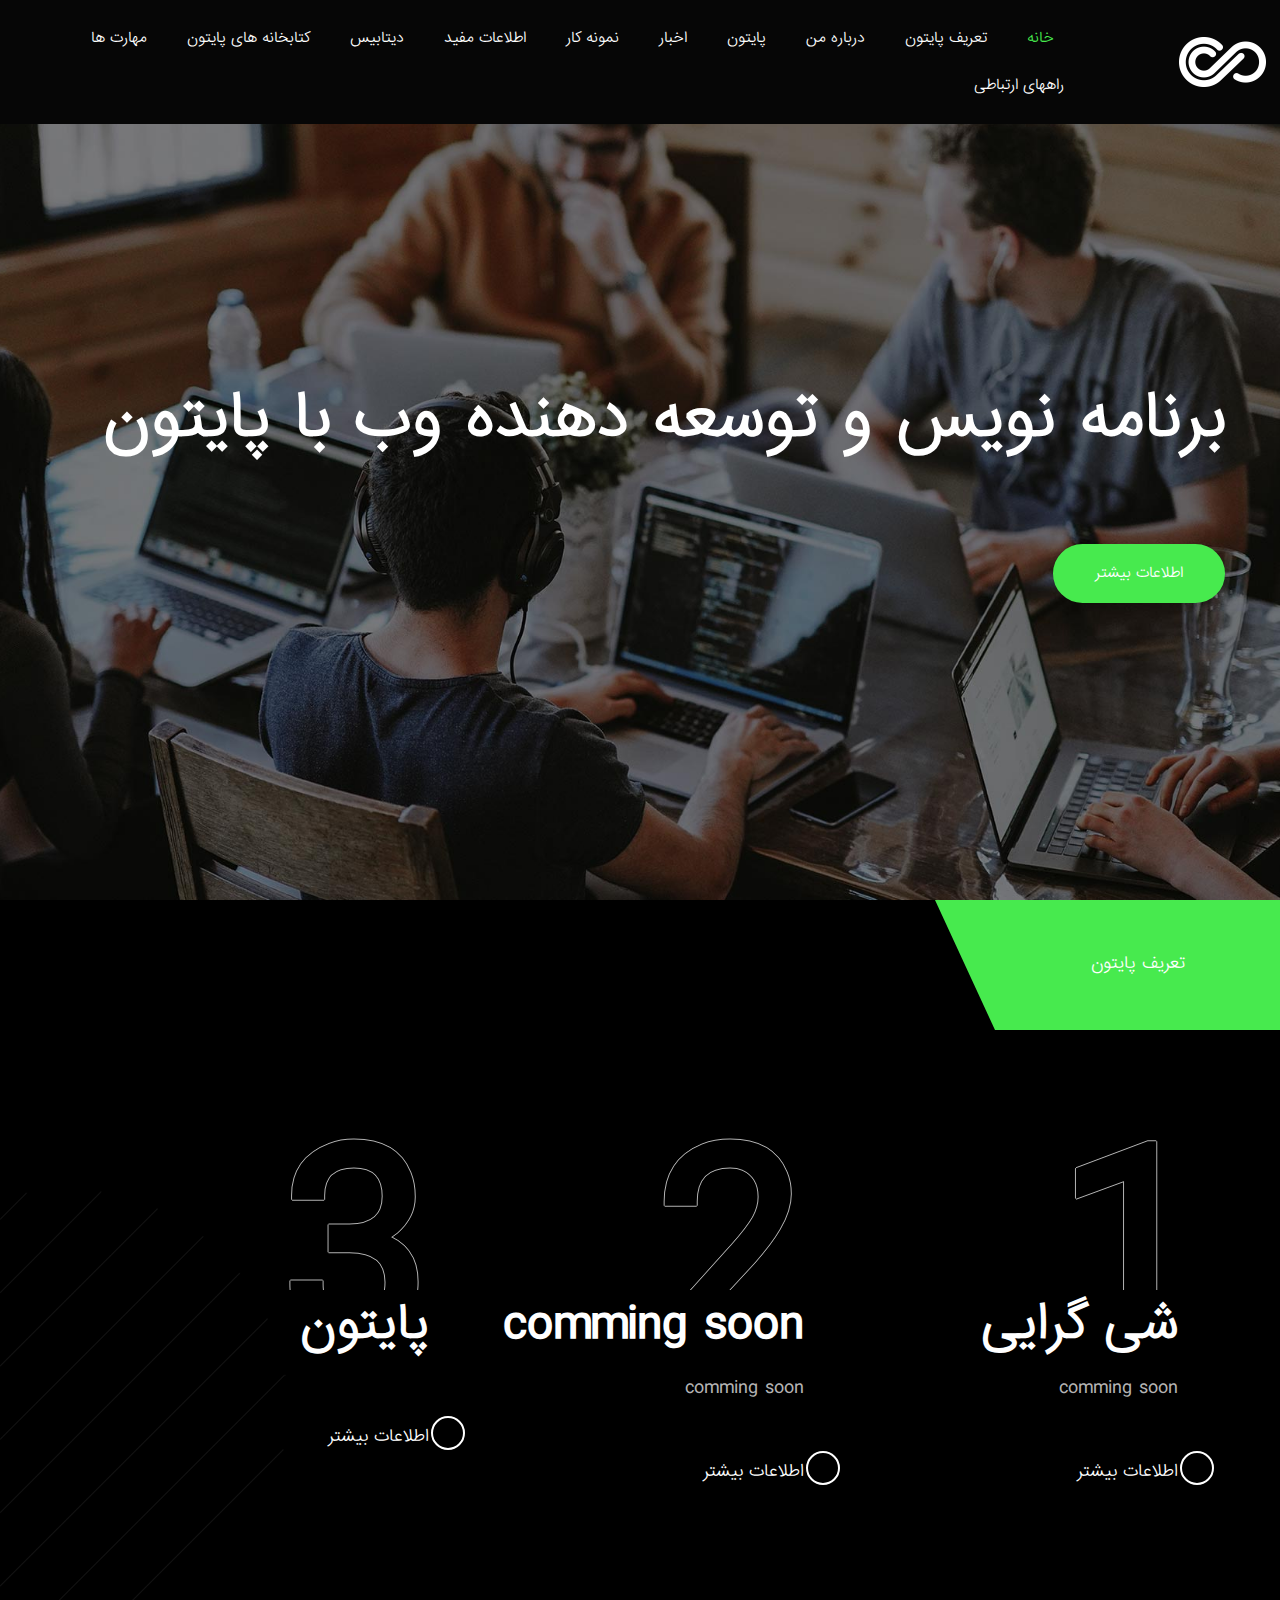
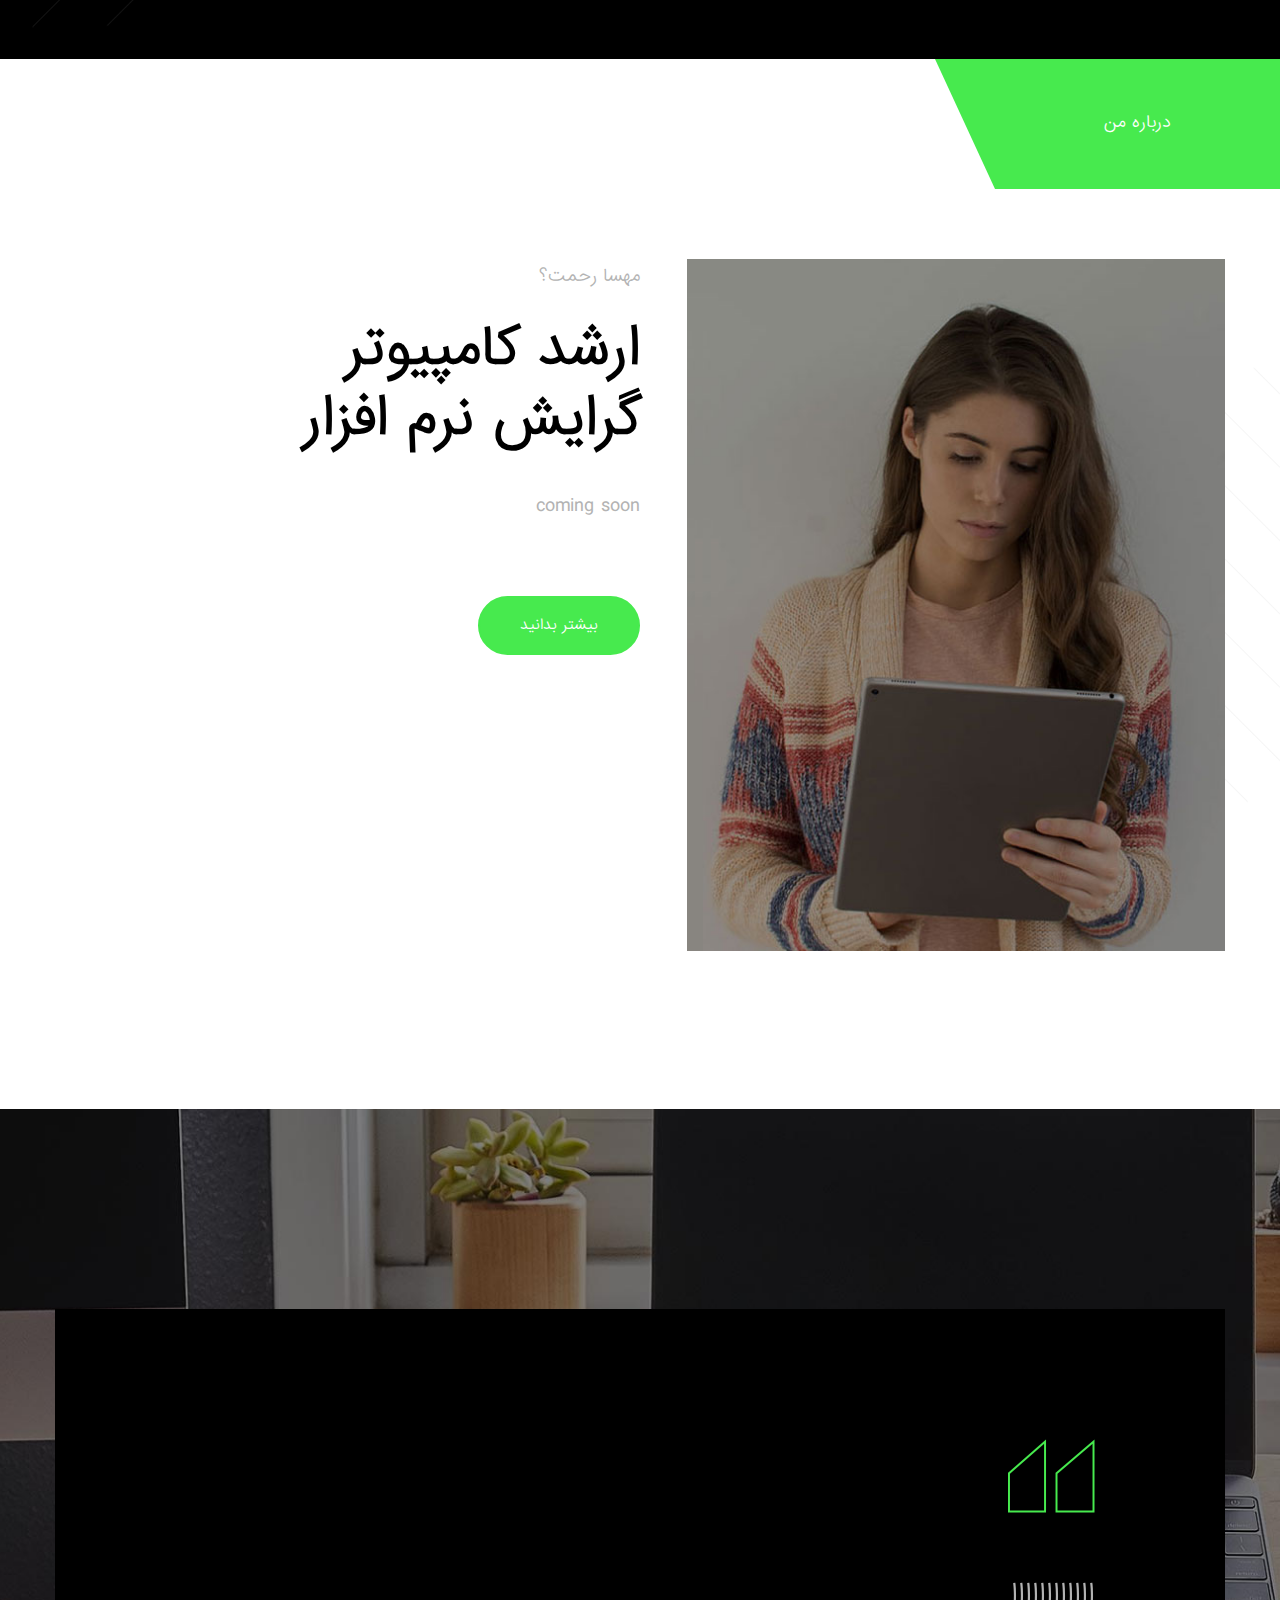
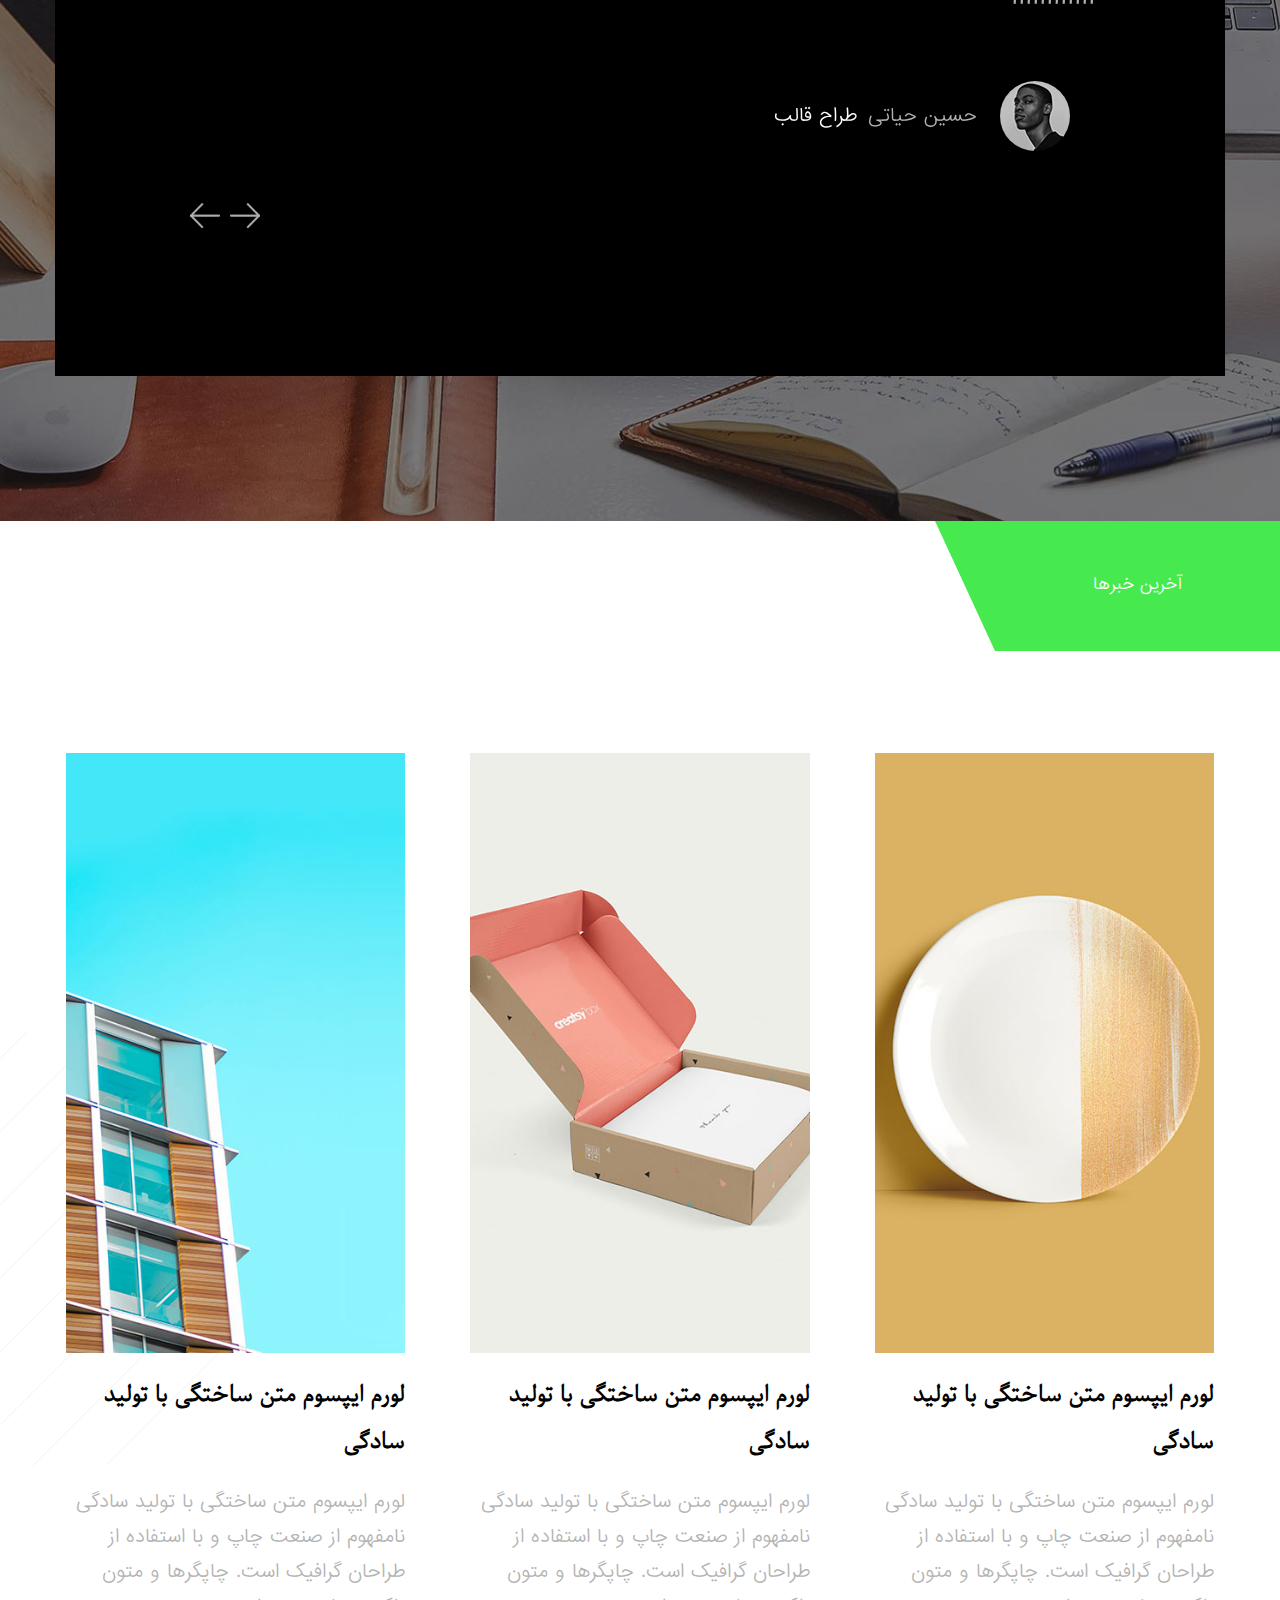
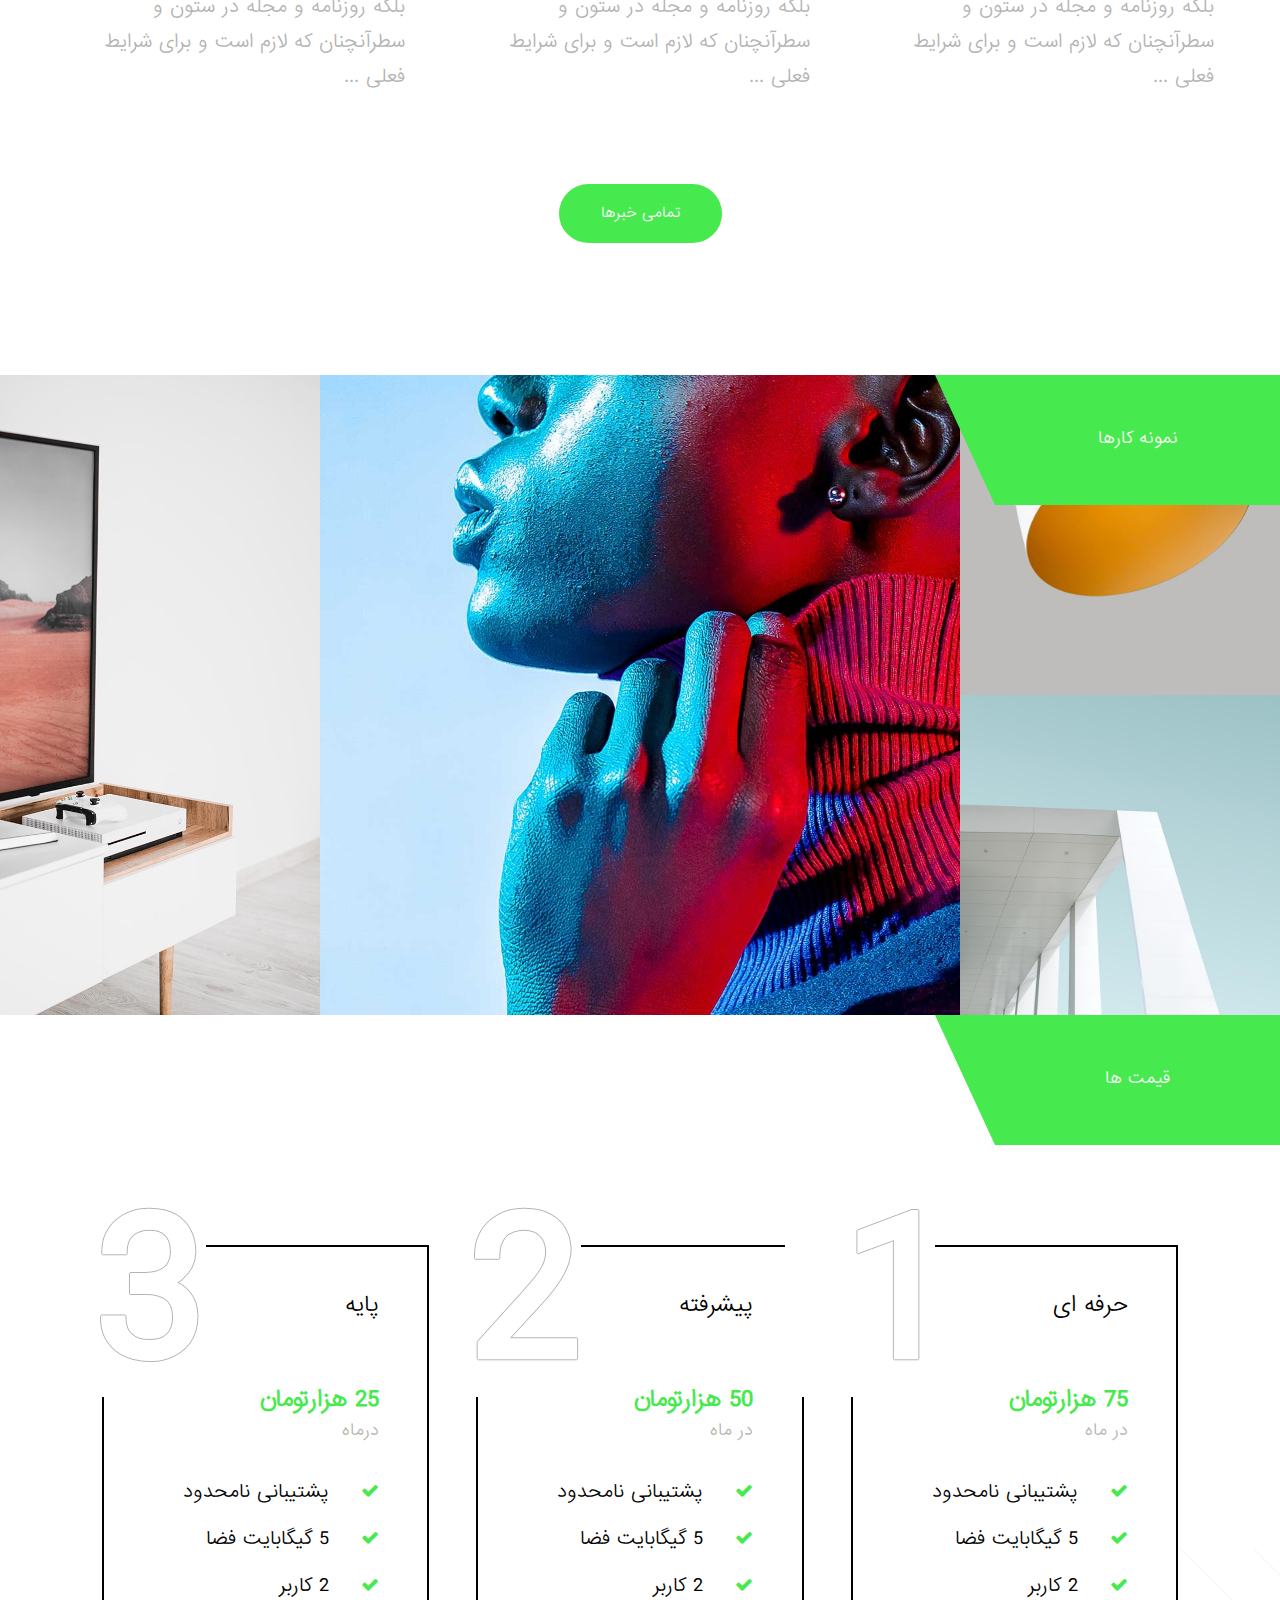
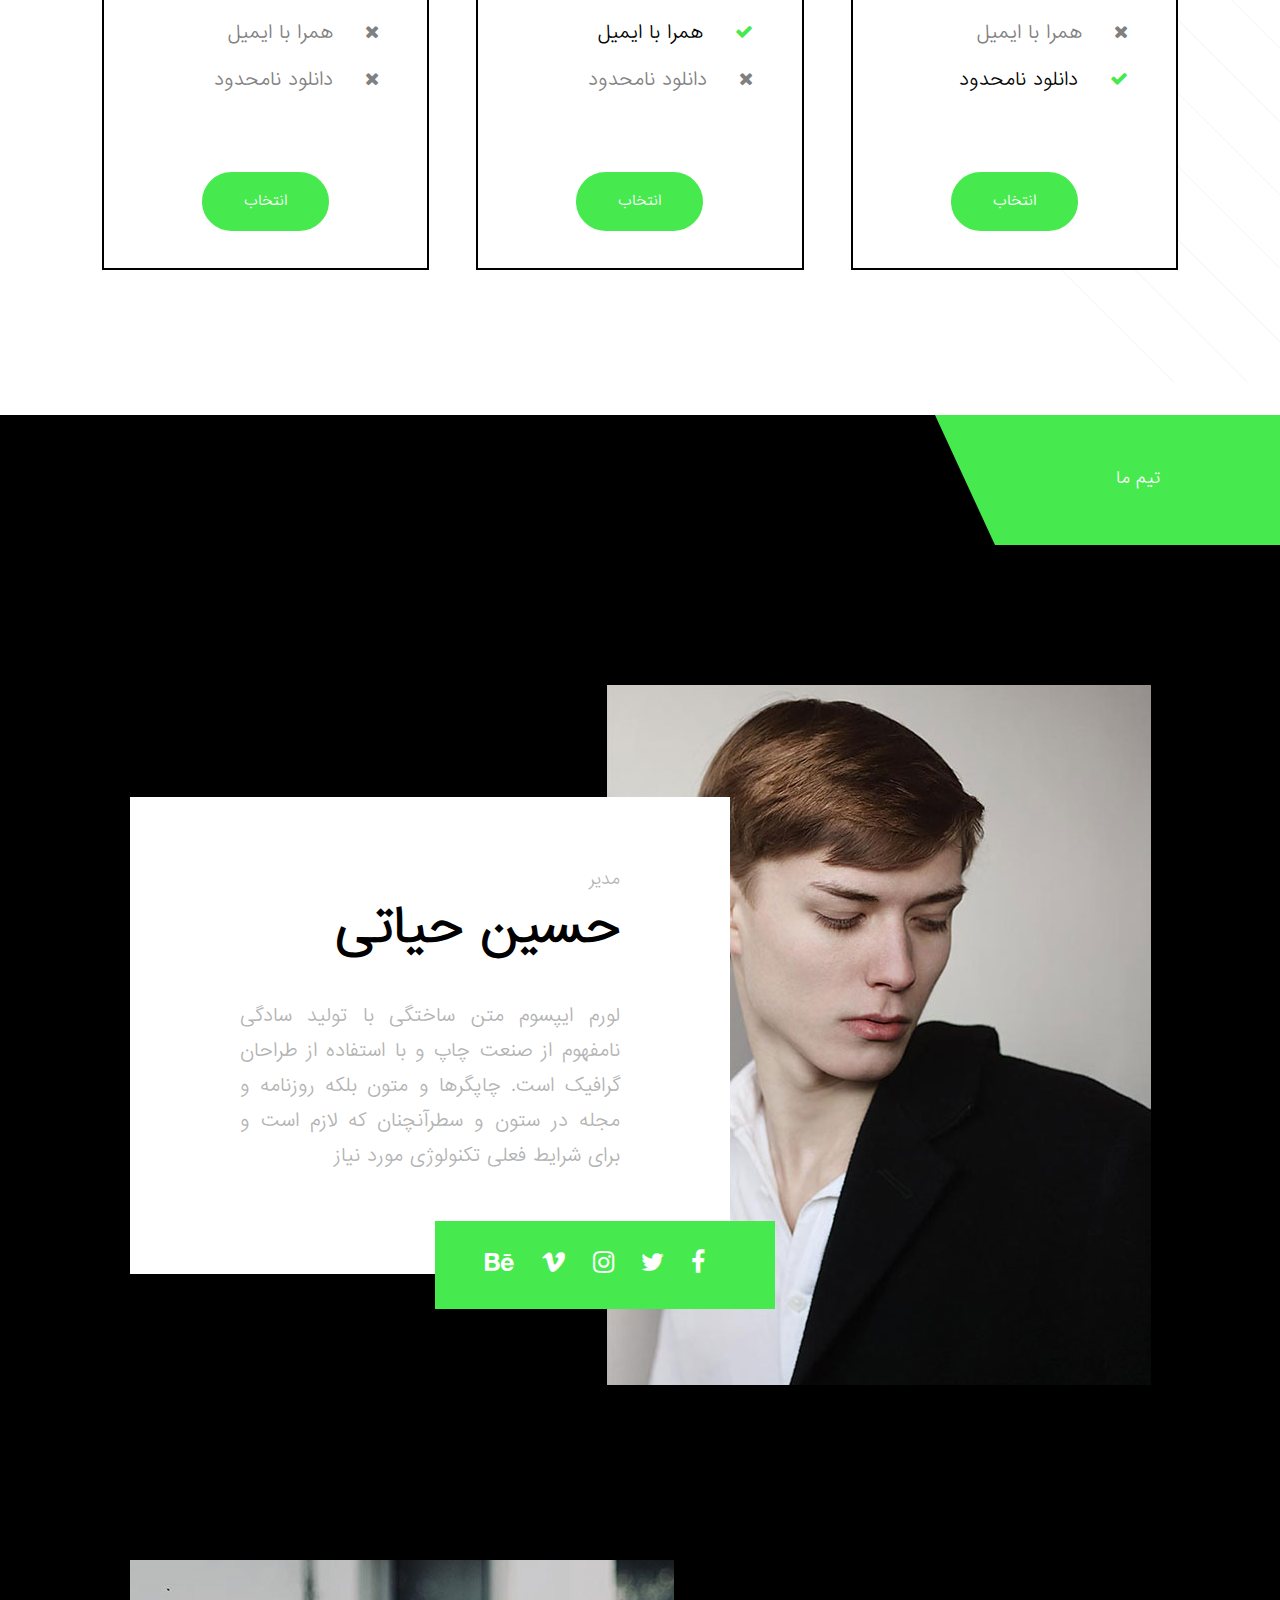
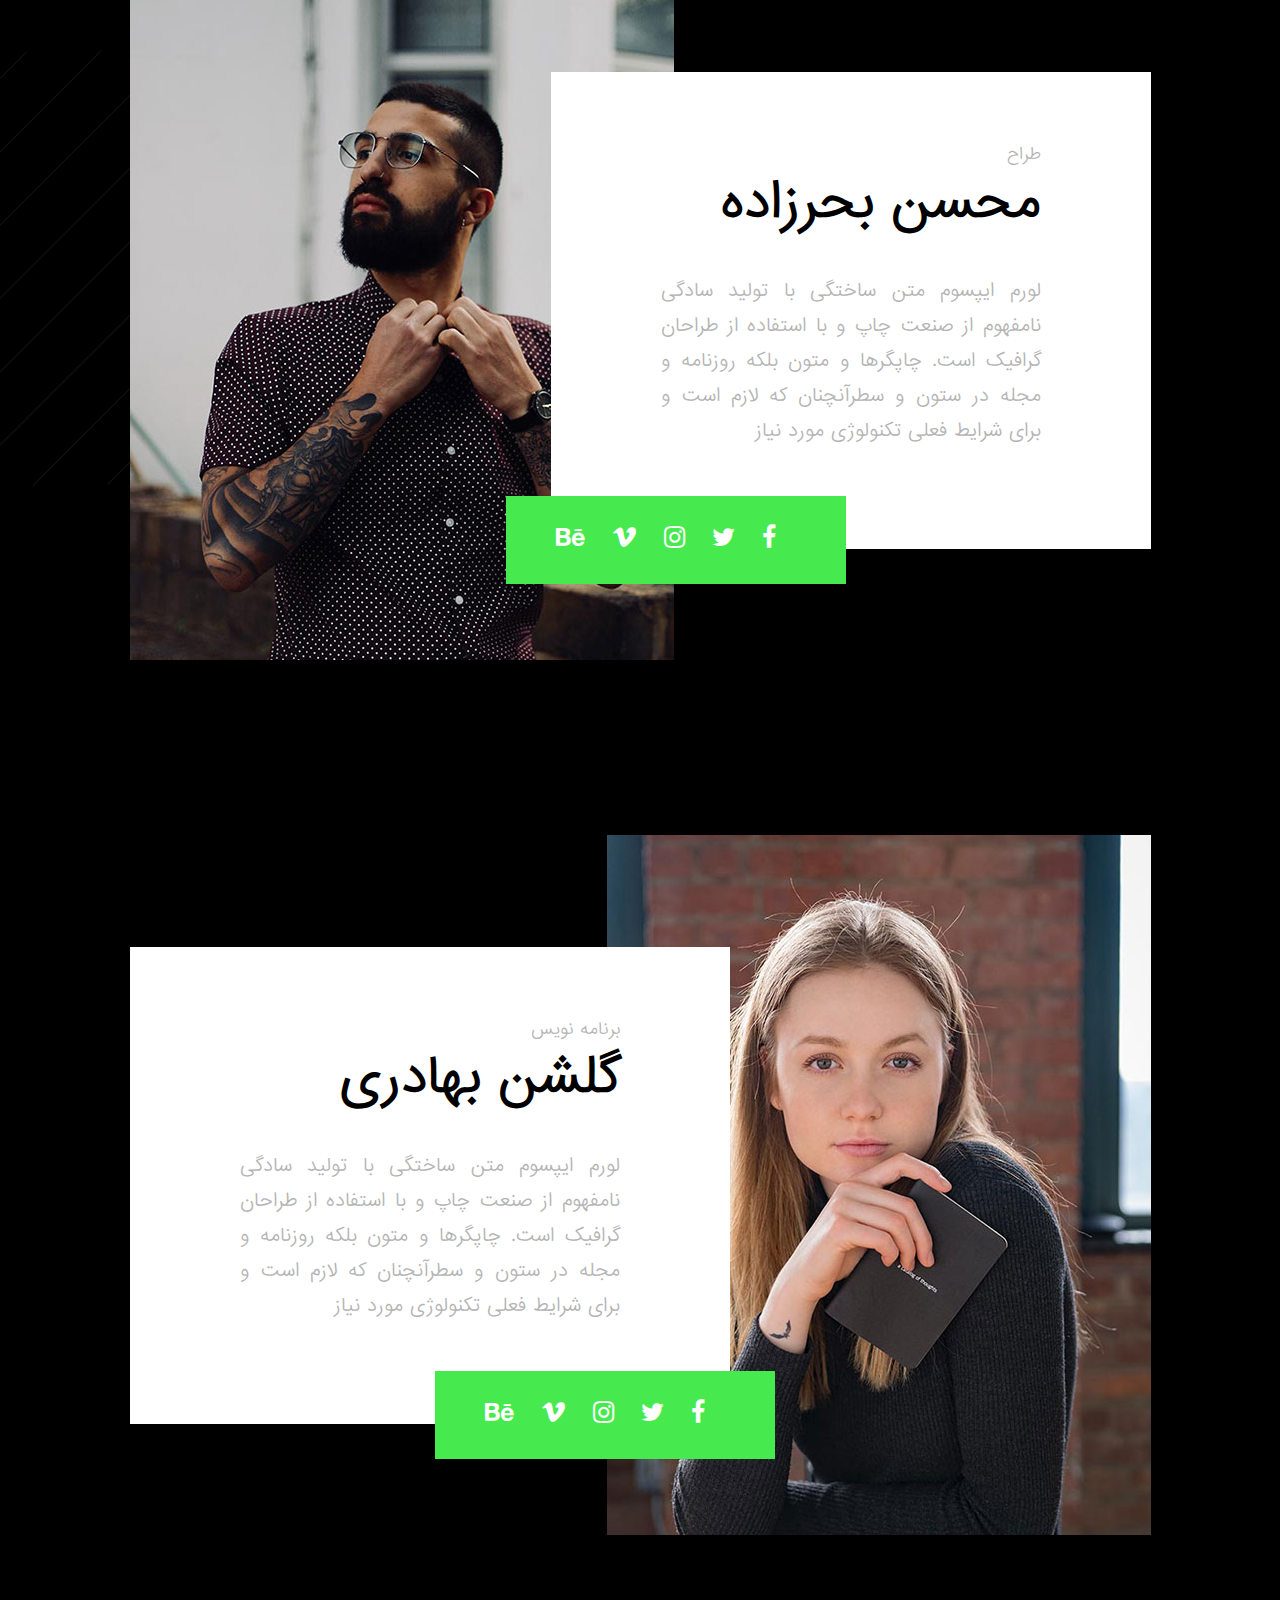
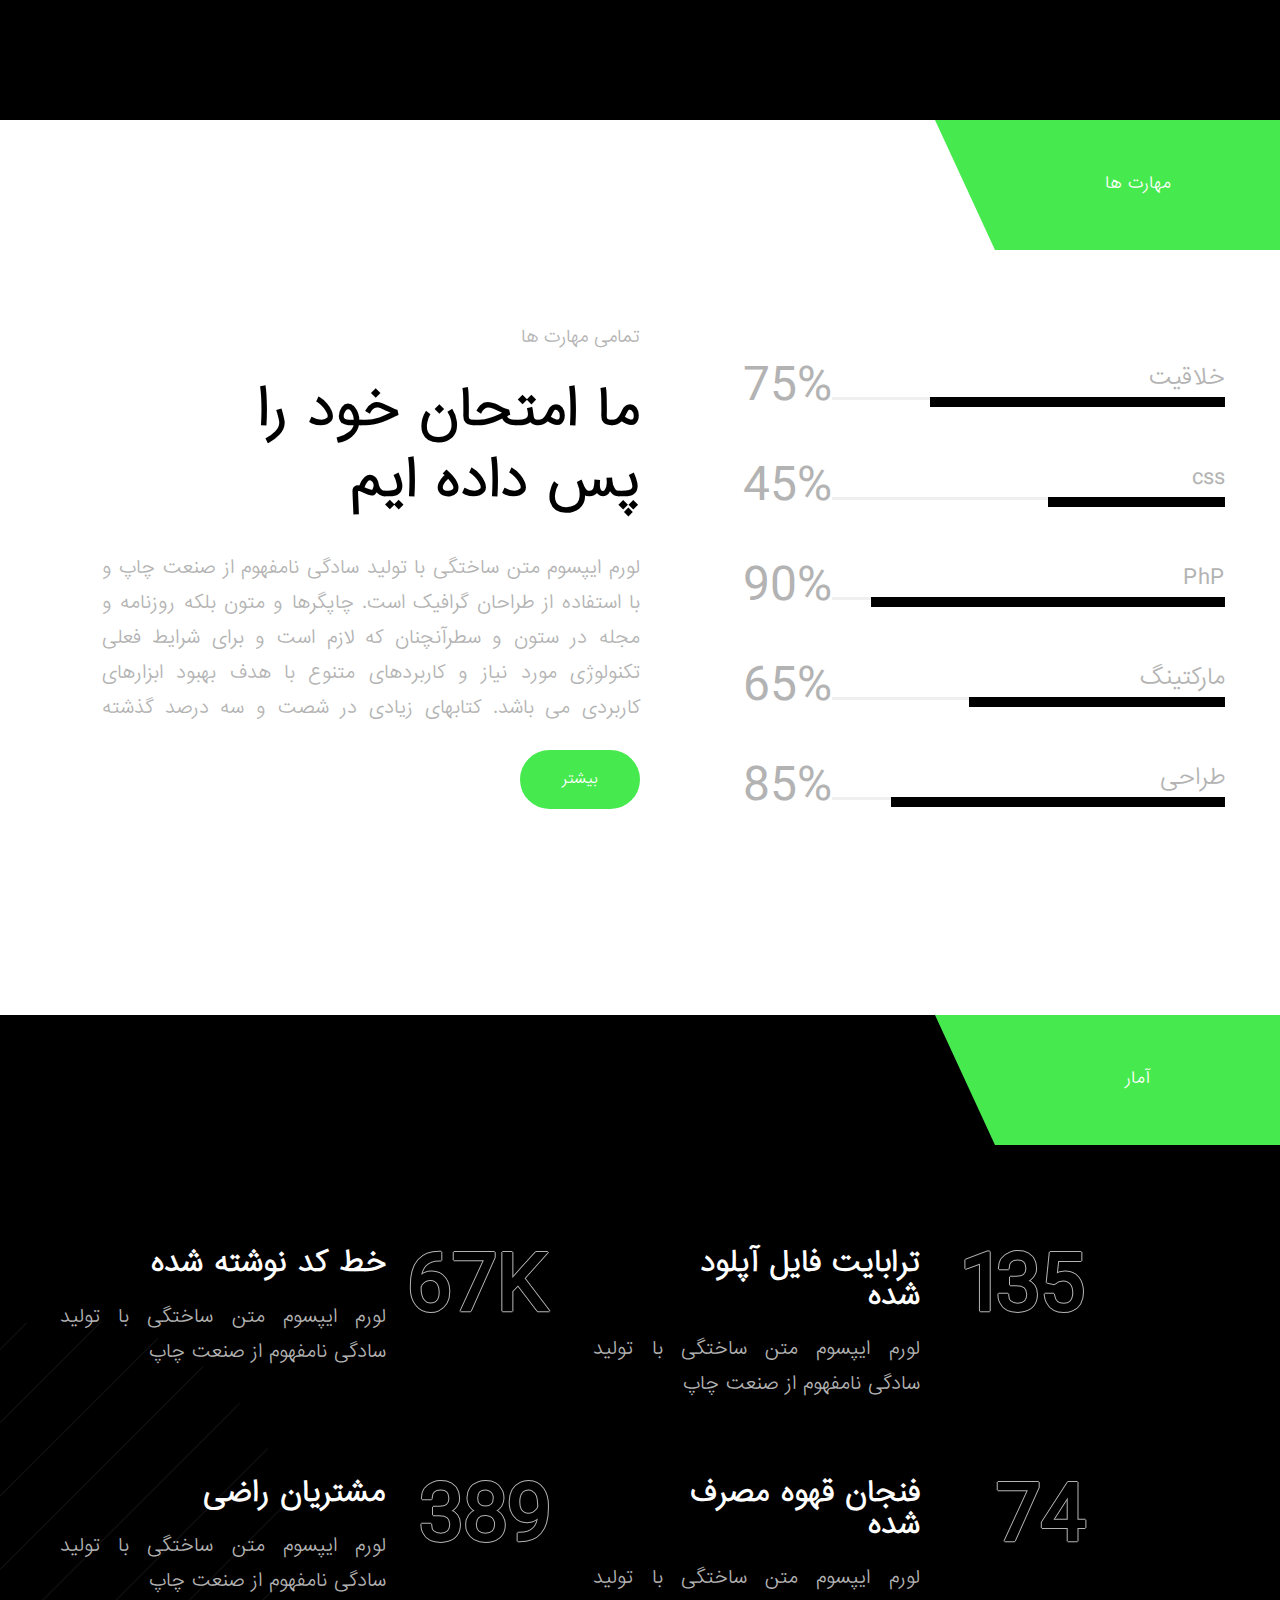
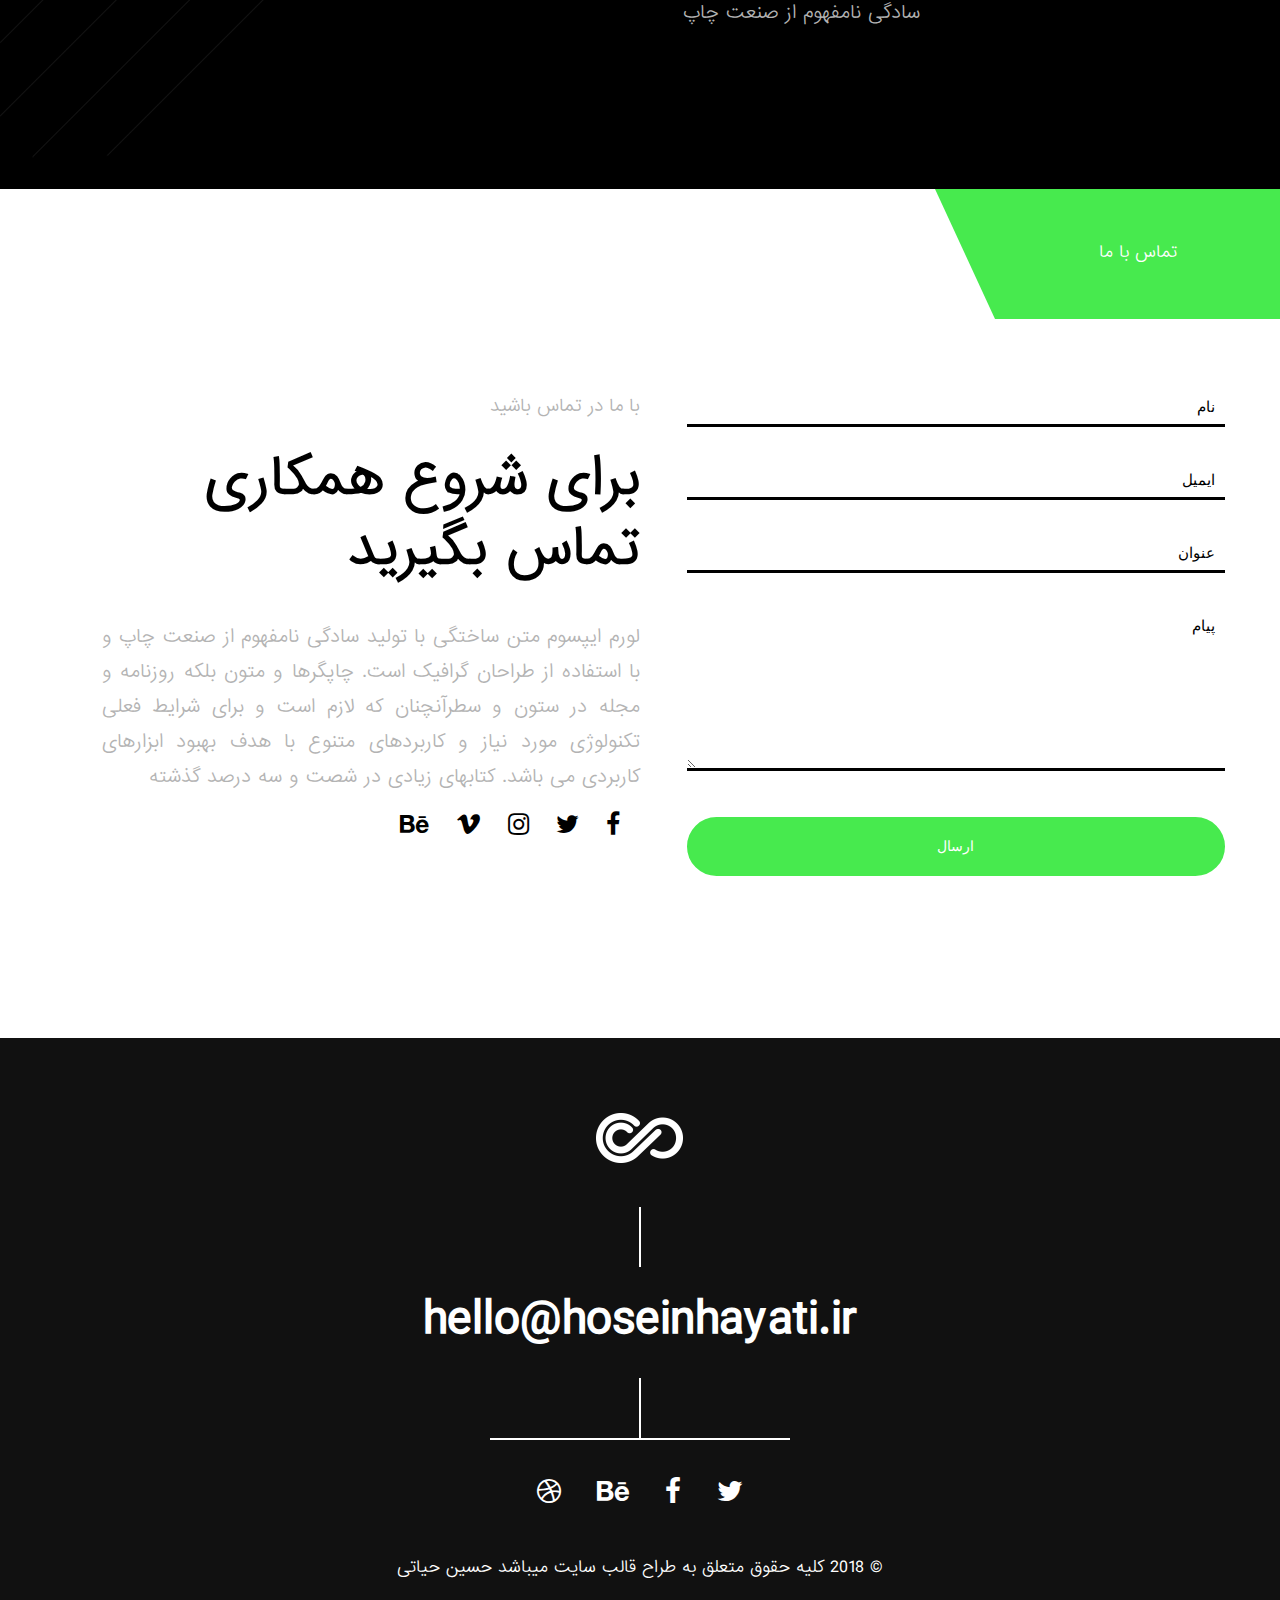
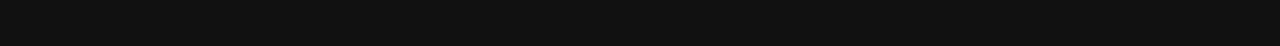
<file: index.html>
﻿<!DOCTYPE HTML>
<html lang="fA-IR">
    <head>
        <title>برنامه نویس پایتون</title>
        <meta http-equiv="Content-Type" content="text/html; charset=UTF-8">
        <meta name="description" content="یک قالب دیگر از حسین حیاتی" />
        <meta name="keywords" content="HTML, CSS, JavaScript, PHP" />
        <meta name="author" content="حسین حیاتی" />
        <meta name="viewport" content="width=device-width, initial-scale=1, maximum-scale=1">

        <link rel="shortcut icon" href="images/favicon.ico" />    
        <link rel="stylesheet" type="text/css"  href='style.css' />
        <link rel="stylesheet" type="text/css"  href='css/rtl.css' />

        <!--[if lt IE 9]>
                <script src="js/html5shiv.js"></script>            
                <script src="js/respond.min.js"></script>                   
        <![endif]-->  		
    </head>

    <body class="page-template-onepage">

        <div class="site-wrapper">   

            <div class="doc-loader">
                <img src="images/preloader.gif" alt="Seppo">
            </div>       

            <header class="header-holder">             
                <div class="menu-wrapper center-relative relative">             
                    <div class="header-logo">
                        <a href="index.html">
                            <img src="images/logo.png" alt="Seppo">
                        </a>               
                    </div>

                    <div class="toggle-holder">
                        <div id="toggle">
                            <div class="first-menu-line"></div>
                            <div class="second-menu-line"></div>
                            <div class="third-menu-line"></div>
                        </div>
                    </div>

                    <div class="menu-holder">
                        <nav id="header-main-menu">
                            <ul class="main-menu sm sm-clean">
                                <li>
                                    <a class="scroll" href="index.html#home">خانه</a>
                                </li>
                                <li>
                                    <a class="scroll" href="index.html#services">تعریف پایتون</a>
                                </li>
                                <li>
                                    <a class="scroll" href="index.html#about">درباره من</a>
                                </li>
                                <li>
                                    <a class="scroll" href="index.html#clients">پایتون</a>
                                </li>
                                <li>
                                    <a class="scroll" href="index.html#news">اخبار</a>
                                </li>
                                <li>
                                    <a class="scroll" href="index.html#portfolio">نمونه کار</a>
                                </li>
                                <li>
                                    <a class="scroll" href="index.html#pricing">اطلاعات مفید</a>
                                </li>
                                <li>
                                    <a class="scroll" href="index.html#team">دیتابیس</a>
                                </li>
                                <li>
                                    <a class="scroll" href="index.html#skills">کتابخانه های پایتون</a>
                                </li>
                                <li>
                                    <a class="scroll" href="index.html#millstones">مهارت ها</a>
                                </li>
                                <li>
                                    <a class="scroll" href="index.html#contact">راههای ارتباطی</a>
                                </li>
                            </ul>
                        </nav>                       
                    </div>
                    <div class="clear"></div>   
                </div>
            </header>                  

            <div id="content" class="site-content center-relative">        

                <!-- Home Section -->
                <div id="home" class="section no-page-title">                   
                    <div class="section-wrapper block content-1170 center-relative">                                                
                        <div class="content-wrapper">                           
                            <h1 class="big-text">
                              برنامه نویس و توسعه دهنده وب با پایتون<br>                               
                            
                            </h1>
                            <div class="button-holder text-left">
                                <a href="index.html#portfolio" class="button">اطلاعات بیشتر</a>
                            </div>
                        </div>                        
                    </div>
                </div> 

                <!-- Services Section -->
                <div id="services" class="section">                   
                    <div class="page-title-holder">
                        <h3 class="entry-title">
                            تعریف پایتون             
                        </h3>
                    </div>
                    <div class="section-wrapper block content-1170 center-relative">                                                
                        <div class="content-wrapper">

                            <div class="one_third ">
                                <div class="service-holder">
                                    <p class="service-num">3</p>
                                    <div class="service-txt">
                                        <h4>پایتون</h4>
                                        <p>
                                                                                 </p>
                                        </p>
                                        <br>
                                        <div class="button-holder text-left">
                                            <a href="index.html#portfolio" class="button-dot">
                                                <span>اطلاعات بیشتر</span>
                                            </a>
                                        </div>
                                    </div>
                                </div>
                            </div>

                            <div class="one_third ">
                                <div class="service-holder">
                                    <p class="service-num">2</p>
                                    <div class="service-txt">
                                        <h4>comming soon</h4>
                                        <p>
                                            comming soon                                        </p>
                                        </p>
                                        <br>
                                        <div class="button-holder text-left">
                                            <a href="index.html#news" class="button-dot">
                                                <span>اطلاعات بیشتر</span>
                                            </a>
                                        </div>
                                    </div>
                                </div>
                            </div>

                            <div class="one_third last">
                                <div class="service-holder">
                                    <p class="service-num">1</p>
                                    <div class="service-txt">
                                        <h4>شی گرایی</h4>
                                        <p>
                                            comming soon                                        </p>
                                        <br>
                                        <div class="button-holder text-left">
                                            <a href="index.html#contact" class="button-dot">
                                                <span>اطلاعات بیشتر</span>
                                            </a>
                                        </div>
                                    </div>
                                </div>
                            </div>    
                            <div class="clear"></div>
                        </div>                        
                    </div>
                </div>

                <!-- About Section -->
                <div id="about" class="section">                   
                    <div class="page-title-holder">
                        <h3 class="entry-title">
                           درباره من          
                        </h3>
                    </div>
                    <div class="section-wrapper block content-1170 center-relative">                                                
                        <div class="content-wrapper">

                            <div class="one_half">
                                <p class="title-description-up">
                                    مهسا رحمت؟
                                </p>
                                <h2 class="entry-title medium-text">
                                    ارشد کامپیوتر<br>
                                    گرایش نرم افزار
                                    <br />
                                    
                                </h2>
                                <p>
                                    coming soon                                </p>
                                <br>
                                <div class="button-holder text-left">
                                    <a href="index.html#portfolio" class="button">
                                        بیشتر بدانید
                                    </a>
                                </div>
                            </div>

                            <div class="one_half last" data-threshold="0 0" data-jarallax-element="120 0">
                                <img src="images/about_01.jpg" alt="" />                     
                            </div>
                            <div class="clear"></div>
                        </div>                        
                    </div>
                </div> 

                <!-- Clients Section -->
                <div id="clients" class="section no-page-title">                   
                    <div class="section-wrapper block content-1170 center-relative">                                                
                        <div class="content-wrapper">
                            <div class="one" data-threshold="0 0" data-jarallax-element="120 0">
                                <script>
                                    var textSlider_speed = "2000";
                                    var textSlider_auto = "true";
                                    var textSlider_hover = "true";
                                </script>

                                <div class="text-slider-wrapper relative">
                                    <div class="text-slider-header-quotes"></div>
                                    <div id="textSlider" class="text-slider slider owl-carousel owl-theme">

                                        <div class="text-slide">
                                            <p class="text-slide-content">
                                                اااااااااااا                                             </p>
                                            <img class="text-slide-img" src="images/quote_image_03.jpg" alt="">
                                            <p class="text-slide-name">حسین حیاتی</p>
                                            <p class="text-slide-position">طراح قالب</p>
                                        </div>

                                        <div class="text-slide">
                                            <p class="text-slide-content">
                                                لورم ایپسوم متن ساختگی با تولید سادگی نامفهوم از صنعت چاپ و با استفاده از طراحان گرافیک است. چاپگرها و متون بلکه روزنامه و مجله در ستون و سطرآنچنان که لازم است و برای شرایط فعلی تکنولوژی                                             </p>
                                            </p>
                                            <img class="text-slide-img" src="images/quote_image_04.jpg" alt="">
                                            <p class="text-slide-name">محسن بحرزاده</p>
                                            <p class="text-slide-position">برنامه نویس وب</p>
                                        </div>

                                        <div class="text-slide">
                                            <p class="text-slide-content">
                                                لورم ایپسوم متن ساختگی با تولید سادگی نامفهوم از صنعت چاپ و با استفاده از طراحان گرافیک است. چاپگرها و متون بلکه روزنامه و مجله در ستون و سطرآنچنان که لازم است و برای شرایط فعلی تکنولوژی                                             </p>
                                            </p>
                                            <img class="text-slide-img" src="images/quote_image_02.jpg" alt="">
                                            <p class="text-slide-name">حسین حیاتی</p>
                                            <p class="text-slide-position">طراح و برنامه نویس وب</p>
                                        </div>

                                    </div>
                                    <div class="clear"></div>                                        
                                </div>                    
                            </div>                            
                        </div>
                    </div>
                </div>

                <!-- News Section -->
                <div id="news" class="section">                   
                    <div class="page-title-holder">
                        <h3 class="entry-title">
                            آخرین خبرها             
                        </h3>
                    </div>
                    <div class="section-wrapper block content-1170 center-relative">                                                
                        <div class="content-wrapper">
                            <div class="blog-holder-scode latest-posts-scode block center-relative">

                                <article class="relative blog-item-holder-scode">
                                    <div class="post-thumbnail">
                                        <a href="single.html">
                                            <div class="latest-posts-background-featured-image-holder" data-background-image="images/blog_img_01.jpg"></div>
                                        </a>                                            
                                    </div>
                                    <h4 class="entry-title">
                                        <a href="single.html">
                                            لورم ایپسوم متن ساختگی با تولید سادگی
                                        </a>
                                    </h4>
                                    <div class="excerpt">
                                        لورم ایپسوم متن ساختگی با تولید سادگی نامفهوم از صنعت چاپ و با استفاده از طراحان گرافیک است. چاپگرها و متون بلکه روزنامه و مجله در ستون و سطرآنچنان که لازم است و برای شرایط فعلی ...                                    </div>
                                </article>

                                <article class="relative blog-item-holder-scode">
                                    <div class="post-thumbnail">
                                        <a href="single.html">
                                            <div class="latest-posts-background-featured-image-holder" data-background-image="images/blog_img_02.jpg"></div>
                                        </a>                                           
                                    </div>
                                    <h4 class="entry-title">
                                        <a href="single.html">
                                            لورم ایپسوم متن ساختگی با تولید سادگی
                                        </a>
                                    </h4>
                                    <div class="excerpt">
                                        لورم ایپسوم متن ساختگی با تولید سادگی نامفهوم از صنعت چاپ و با استفاده از طراحان گرافیک است. چاپگرها و متون بلکه روزنامه و مجله در ستون و سطرآنچنان که لازم است و برای شرایط فعلی ...                                    </div>
                                </article>

                                <article class="relative blog-item-holder-scode">
                                    <div class="post-thumbnail">
                                        <a href="single.html">
                                            <div class="latest-posts-background-featured-image-holder" data-background-image="images/blog_img_03.jpg"></div>
                                        </a>                                           
                                    </div>
                                    <h4 class="entry-title">
                                        <a href="single.html">
                                            لورم ایپسوم متن ساختگی با تولید سادگی
                                        </a>
                                    </h4>
                                    <div class="excerpt">
                                        لورم ایپسوم متن ساختگی با تولید سادگی نامفهوم از صنعت چاپ و با استفاده از طراحان گرافیک است. چاپگرها و متون بلکه روزنامه و مجله در ستون و سطرآنچنان که لازم است و برای شرایط فعلی ...                                   
                                     </div>
                                </article>                                                                    
                        </div>
                            <br>
                            <div class="button-holder center-text">
                                <a href="blog.html" class="button">
                                    تمامی خبرها
                                </a>
                            </div>
                        </div>
                        <div class="clear"></div>
                    </div>
                </div>


                <!-- Portfolio Section -->
                <div id="portfolio" class="section no-padding">                   
                    <div class="page-title-holder">
                        <h3 class="entry-title">
                            نمونه کارها                        
                        </h3>
                    </div>
                    <div class="section-wrapper block content-1170 center-relative">                                                
                        <div class="content-wrapper">
                            <div id="portfolio-wrapper">
                                <div class="portfolio-load-content-holder"></div>
                                <div class="grid" id="portfolio-grid">
                                    <div class="grid-sizer"></div>

                                    <div id="p-item-1" class="grid-item element-item p_one_fourth">
                                        <a class="item-link ajax-portfolio" href="portfolio-1.html" data-id="1">
                                            <img src="images/portfolio_item_01.jpg" alt="" />
                                            <div class="portfolio-text-holder">
                                                <p class="portfolio-desc">طراحی داخلی</p>
                                                <p class="portfolio-title">اتاق حال</p>
                                            </div>
                                        </a>
                                    </div>

                                    <div id="p-item-2" class="grid-item element-item p_one_half">
                                        <a class="item-link ajax-portfolio" href="portfolio-2.html" data-id="2">
                                            <img src="images/portfolio_item_02.jpg" alt="" />
                                            <div class="portfolio-text-holder">
                                                <p class="portfolio-desc">فشن</p>
                                                <p class="portfolio-title">مدلینگ</p>
                                            </div>
                                        </a>
                                    </div>

                                    <div id="p-item-3" class="grid-item element-item p_one_fourth">
                                        <a class="item-link ajax-portfolio" href="portfolio-3.html" data-id="3">
                                            <img src="images/portfolio_item_03.jpg" alt="" />
                                            <div class="portfolio-text-holder">
                                                <p class="portfolio-desc">خلاقانه</p>
                                                <p class="portfolio-title">طرح پی اس دی</p>
                                            </div>
                                        </a>
                                    </div>

                                    <div id="p-item-4" class="grid-item element-item p_one_fourth">
                                        <a class="item-link ajax-portfolio" href="portfolio-4.html" data-id="4">
                                            <img src="images/portfolio_item_04.jpg" alt="" />
                                            <div class="portfolio-text-holder">
                                                <p class="portfolio-desc">معماری</p>
                                                <p class="portfolio-title">ستون ها</p>
                                            </div>
                                        </a>
                                    </div>
                                </div>
                            </div>                           
                        </div>                        
                    </div>
                </div> 

                <!-- Pricing Section -->
                <div id="pricing" class="section">                   
                    <div class="page-title-holder">
                        <h3 class="entry-title">
                            قیمت ها             
                        </h3>
                    </div>
                    <div class="section-wrapper block content-1170 center-relative">                                                
                        <div class="content-wrapper">

                            <div class="one_third">
                                <div class="pricing-table ">
                                    <p class="pricing-num">3</p>
                                    <div class="pricing-wrapper">                   
                                        <div class="pricing-table-header">
                                            <div class="pricing-table-title">پایه</div>                                                
                                        </div>
                                        <div class="pricing-table-price">25 هزارتومان</div>
                                        <div class="pricing-table-desc">درماه</div>
                                        <div class="pricing-table-content-holder">  
                                            <ul>
                                                <li class="pricing-list included-yes">
                                                    <span class="fa fa-check" aria-hidden="true"></span>
                                                    پشتیبانی نامحدود
                                                </li>
                                                <li class="pricing-list included-yes">
                                                    <span class="fa fa-check" aria-hidden="true"></span>
                                                    5 گیگابایت فضا
                                                </li>
                                                <li class="pricing-list included-yes">
                                                    <span class="fa fa-check" aria-hidden="true"></span>
                                                   2 کاربر
                                                </li>
                                                <li class="pricing-list included-no">
                                                    <span class="fa fa-check" aria-hidden="true"></span>
                                                    همرا با ایمیل
                                                </li>
                                                <li class="pricing-list included-no">
                                                    <span class="fa fa-check" aria-hidden="true"></span>
                                                    دانلود نامحدود
                                                </li>
                                            </ul>
                                        </div>
                                    </div>
                                    <div class="pricing-button">
                                        <a href="index.html#" class="button scroll">
                                            انتخاب
                                        </a>
                                    </div>
                                </div>
                            </div>

                            <div class="one_third">
                                <div class="pricing-table ">
                                    <p class="pricing-num">2</p>
                                    <div class="pricing-wrapper">                   
                                        <div class="pricing-table-header">
                                            <div class="pricing-table-title">پیشرفته</div>                                                
                                        </div>
                                        <div class="pricing-table-price">50 هزارتومان</div>
                                        <div class="pricing-table-desc">در ماه</div>
                                        <div class="pricing-table-content-holder">  
                                            <ul>
                                                <li class="pricing-list included-yes">
                                                    <span class="fa fa-check" aria-hidden="true"></span>
                                                    پشتیبانی نامحدود
                                                </li>
                                                <li class="pricing-list included-yes">
                                                    <span class="fa fa-check" aria-hidden="true"></span>
                                                    5 گیگابایت فضا
                                                </li>
                                                <li class="pricing-list included-yes">
                                                    <span class="fa fa-check" aria-hidden="true"></span>
                                                   2 کاربر
                                                </li>
                                                <li class="pricing-list included-yes">
                                                    <span class="fa fa-check" aria-hidden="true"></span>
                                                    همرا با ایمیل
                                                </li>
                                                <li class="pricing-list included-no">
                                                    <span class="fa fa-check" aria-hidden="true"></span>
                                                    دانلود نامحدود
                                                </li>
                                            </ul>                                            
                                        </div>
                                    </div>
                                    <div class="pricing-button">
                                        <a href="index.html#" class="button scroll">
                                            انتخاب
                                        </a>
                                    </div>
                                </div>
                            </div>

                            <div class="one_third last">
                                <div class="pricing-table ">
                                    <p class="pricing-num">1</p>
                                    <div class="pricing-wrapper">                   
                                        <div class="pricing-table-header">
                                            <div class="pricing-table-title">حرفه ای</div>                                                
                                        </div>
                                        <div class="pricing-table-price">75 هزارتومان</div>
                                        <div class="pricing-table-desc">در ماه</div>
                                        <div class="pricing-table-content-holder">  
                                            <ul>
                                                <li class="pricing-list included-yes">
                                                    <span class="fa fa-check" aria-hidden="true"></span>
                                                    پشتیبانی نامحدود
                                                </li>
                                                <li class="pricing-list included-yes">
                                                    <span class="fa fa-check" aria-hidden="true"></span>
                                                    5 گیگابایت فضا
                                                </li>
                                                <li class="pricing-list included-yes">
                                                    <span class="fa fa-check" aria-hidden="true"></span>
                                                   2 کاربر
                                                </li>
                                                <li class="pricing-list included-no">
                                                    <span class="fa fa-check" aria-hidden="true"></span>
                                                    همرا با ایمیل
                                                </li>
                                                <li class="pricing-list included-yes">
                                                    <span class="fa fa-check" aria-hidden="true"></span>
                                                    دانلود نامحدود
                                                </li>
                                            </ul>
                                        </div>
                                    </div>
                                    <div class="pricing-button">
                                        <a href="index.html#" class="button scroll">
                                            انتخاب
                                        </a>
                                    </div>
                                </div>
                            </div>
                            <div class="clear"></div>
                        </div>                        
                    </div>
                </div> 

                <!-- Team Section -->
                <div id="team" class="section">                   
                    <div class="page-title-holder">
                        <h3 class="entry-title">
                            تیم ما             
                        </h3>
                    </div>
                    <div class="section-wrapper block content-1170 center-relative">                                                
                        <div class="content-wrapper">
                            <div class="member member-left">
                                <img src="images/about_item_01.jpg" alt="" data-threshold="0 0" data-jarallax-element="60 0">
                                <div class="member-info">
                                    <p class="member-postition">مدیر</p>
                                    <h5 class="member-name">حسین حیاتی</h5>
                                    <div class="member-content">
                                        <p>
                                            لورم ایپسوم متن ساختگی با تولید سادگی نامفهوم از صنعت چاپ و با استفاده از طراحان گرافیک است. چاپگرها و متون بلکه روزنامه و مجله در ستون و سطرآنچنان که لازم است و برای شرایط فعلی تکنولوژی مورد نیاز                                        </p>
                                        <div class="member-social-holder" data-jarallax-element="0 30">
                                            <div class="social">
                                                <a href="index.html#" target="_blank">
                                                    <span class="fa fa-facebook"></span>
                                                </a>
                                            </div>
                                            <div class="social">
                                                <a href="index.html#" target="_blank">
                                                    <span class="fa fa-twitter"></span>
                                                </a>
                                            </div>
                                            <div class="social">
                                                <a href="index.html#" target="_blank">
                                                    <span class="fa fa-instagram"></span>
                                                </a>
                                            </div>
                                            <div class="social">
                                                <a href="index.html#" target="_blank">
                                                    <span class="fa fa-vimeo"></span>
                                                </a>
                                            </div>
                                            <div class="social">
                                                <a href="index.html#" target="_blank">
                                                    <span class="fa fa-behance"></span>
                                                </a>
                                            </div>
                                        </div>
                                    </div>
                                </div>
                            </div>

                            <br>

                            <div class="member big-screen member-right">
                                <div class="member-info">
                                    <p class="member-postition">طراح</p>
                                    <h5 class="member-name">محسن بحرزاده</h5>
                                    <div class="member-content">
                                        <p>
                                            لورم ایپسوم متن ساختگی با تولید سادگی نامفهوم از صنعت چاپ و با استفاده از طراحان گرافیک است. چاپگرها و متون بلکه روزنامه و مجله در ستون و سطرآنچنان که لازم است و برای شرایط فعلی تکنولوژی مورد نیاز                                        </p>
                                        <div class="member-social-holder" data-jarallax-element="0 -30">
                                            <div class="social">
                                                <a href="index.html#" target="_blank">
                                                    <span class="fa fa-facebook"></span>
                                                </a>
                                            </div>
                                            <div class="social">
                                                <a href="index.html#" target="_blank">
                                                    <span class="fa fa-twitter"></span>
                                                </a>
                                            </div>
                                            <div class="social">
                                                <a href="index.html#" target="_blank">
                                                    <span class="fa fa-instagram"></span>
                                                </a>
                                            </div>
                                            <div class="social">
                                                <a href="index.html#" target="_blank">
                                                    <span class="fa fa-vimeo"></span>
                                                </a>
                                            </div>
                                            <div class="social">
                                                <a href="index.html#" target="_blank">
                                                    <span class="fa fa-behance"></span>
                                                </a>
                                            </div>
                                        </div>
                                    </div>
                                </div>
                                <img src="images/about_item_02.jpg" alt="" data-threshold="0 0" data-jarallax-element="60 0" />
                            </div>

                            <br>

                            <div class="member member-left">
                                <img src="images/about_item_03.jpg" alt="" data-threshold="0 0" data-jarallax-element="60 0" />
                                <div class="member-info">
                                    <p class="member-postition">برنامه نویس</p>
                                    <h5 class="member-name">گلشن بهادری</h5>
                                    <div class="member-content">
                                        <p>
                                            لورم ایپسوم متن ساختگی با تولید سادگی نامفهوم از صنعت چاپ و با استفاده از طراحان گرافیک است. چاپگرها و متون بلکه روزنامه و مجله در ستون و سطرآنچنان که لازم است و برای شرایط فعلی تکنولوژی مورد نیاز                                        </p>
                                        <div class="member-social-holder" data-jarallax-element="0 30">
                                            <div class="social">
                                                <a href="index.html#" target="_blank">
                                                    <span class="fa fa-facebook"></span>
                                                </a>
                                            </div>
                                            <div class="social">
                                                <a href="index.html#" target="_blank">
                                                    <span class="fa fa-twitter"></span>
                                                </a>
                                            </div>
                                            <div class="social">
                                                <a href="index.html#" target="_blank">
                                                    <span class="fa fa-instagram"></span>
                                                </a>
                                            </div>
                                            <div class="social">
                                                <a href="index.html#" target="_blank">
                                                    <span class="fa fa-vimeo"></span>
                                                </a>
                                            </div>
                                            <div class="social">
                                                <a href="index.html#" target="_blank">
                                                    <span class="fa fa-behance"></span>
                                                </a>
                                            </div>
                                        </div>
                                    </div>
                                </div>
                            </div>
                        </div>                        
                    </div>
                </div> 

                <!-- Skills Section -->
                <div id="skills" class="section">                   
                    <div class="page-title-holder">
                        <h3 class="entry-title">
                            مهارت ها             
                        </h3>
                    </div>
                    <div class="section-wrapper block content-1170 center-relative">                                                
                        <div class="content-wrapper">

                            <div class="one_half ">
                                <p class="title-description-up">
                                    تمامی مهارت ها
                                </p>
                                <h2 class="entry-title medium-text">
                                    ما امتحان خود را <br>
                                    پس داده ایم
                                </h2>
                                <p>
                                    لورم ایپسوم متن ساختگی با تولید سادگی نامفهوم از صنعت چاپ و با استفاده از طراحان گرافیک است. چاپگرها و متون بلکه روزنامه و مجله در ستون و سطرآنچنان که لازم است و برای شرایط فعلی تکنولوژی مورد نیاز و کاربردهای متنوع با هدف بهبود ابزارهای کاربردی می باشد. کتابهای زیادی در شصت و سه درصد گذشته                                    <a href="index.html#portfolio" class="button">بیشتر</a>
                                </div>
                            </div>

                            <div class="one_half last">
                                <div class="skills-holder">

                                    <div class="skill-holder">
                                        <div class="skill-percent">75%</div>
                                        <div class="skill-text">
                                            <span>خلاقیت</span>
                                            <div class="skill">
                                                <div class="skill-fill" data-fill="75%"></div>                                                    
                                            </div>                                                
                                        </div>                                            
                                    </div>

                                    <div class="skill-holder">
                                        <div class="skill-percent">45%</div>
                                        <div class="skill-text">
                                            <span>css</span>
                                            <div class="skill">
                                                <div class="skill-fill" data-fill="45%"></div>                                                    
                                            </div>                                                
                                        </div>                                            
                                    </div>

                                    <div class="skill-holder">
                                        <div class="skill-percent">90%</div>
                                        <div class="skill-text">
                                            <span>PhP</span>
                                            <div class="skill">
                                                <div class="skill-fill" data-fill="90%"></div>                                                    
                                            </div>                                                
                                        </div>                                            
                                    </div>

                                    <div class="skill-holder">
                                        <div class="skill-percent">65%</div>
                                        <div class="skill-text">
                                            <span>مارکتینگ</span>
                                            <div class="skill">
                                                <div class="skill-fill" data-fill="65%"></div>                                                    
                                            </div>                                                
                                        </div>                                            
                                    </div>

                                    <div class="skill-holder">
                                        <div class="skill-percent">85%</div>
                                        <div class="skill-text">
                                            <span>طراحی</span>
                                            <div class="skill">
                                                <div class="skill-fill" data-fill="85%"></div>                                                    
                                            </div>                                                
                                        </div>                                            
                                    </div>
                                </div>
                            </div>
                            <div class="clear"></div>
                        </div>                        
                    </div>
                </div> 

                <!-- Millstones Section -->
                <div id="millstones" class="section">                   
                    <div class="page-title-holder">
                        <h3 class="entry-title">
                            آمار             
                        </h3>
                    </div>
                    <div class="section-wrapper block content-1170 center-relative">                                                
                        <div class="content-wrapper">
                            <ul class="milestones-holder">

                                <li class="milestone">
                                    <div class="milestone-info-left">
                                        <p class="milestone-num">135</p>
                                    </div>
                                    <div class="milestone-info-right">
                                        <h5>ترابایت فایل آپلود شده</h5>
                                        <p class="milestone-text">
                                            لورم ایپسوم متن ساختگی با تولید سادگی نامفهوم از صنعت چاپ                                    </div>
                                </li>

                                <li class="milestone">
                                    <div class="milestone-info-left">
                                        <p class="milestone-num">67K</p>
                                    </div>
                                    <div class="milestone-info-right">
                                        <h5>خط کد نوشته شده</h5>
                                        <p class="milestone-text">
                                            لورم ایپسوم متن ساختگی با تولید سادگی نامفهوم از صنعت چاپ                                        </p>
                                    </div>
                                </li>

                                <li class="milestone">
                                    <div class="milestone-info-left">
                                        <p class="milestone-num">74</p>
                                    </div>
                                    <div class="milestone-info-right">
                                        <h5>فنجان قهوه مصرف شده</h5>
                                        <p class="milestone-text">
                                            لورم ایپسوم متن ساختگی با تولید سادگی نامفهوم از صنعت چاپ                                        </p>
                                    </div>
                                </li>

                                <li class="milestone">
                                    <div class="milestone-info-left">
                                        <p class="milestone-num">389</p>
                                    </div>
                                    <div class="milestone-info-right">
                                        <h5>مشتریان راضی</h5>
                                        <p class="milestone-text">
                                            لورم ایپسوم متن ساختگی با تولید سادگی نامفهوم از صنعت چاپ                                        </p>
                                    </div>
                                </li>

                            </ul>
                        </div>                        
                    </div>
                </div> 

                <!-- Contact Section -->
                <div id="contact" class="section">                   
                    <div class="page-title-holder">
                        <h3 class="entry-title">
                            تماس با ما             
                        </h3>
                    </div>
                    <div class="section-wrapper block content-1170 center-relative">                                                
                        <div class="content-wrapper">
                            <div class="one_half ">
                                <p class="title-description-up">با ما در تماس باشید</p>
                                <h2 class="entry-title medium-text">
                                    برای شروع همکاری<br>
                                    تماس بگیرید
                                </h2>
                                <p>
                                    لورم ایپسوم متن ساختگی با تولید سادگی نامفهوم از صنعت چاپ و با استفاده از طراحان گرافیک است. چاپگرها و متون بلکه روزنامه و مجله در ستون و سطرآنچنان که لازم است و برای شرایط فعلی تکنولوژی مورد نیاز و کاربردهای متنوع با هدف بهبود ابزارهای کاربردی می باشد. کتابهای زیادی در شصت و سه درصد گذشته                                <br>
                                <div class="social">
                                    <a href="index.html#" target="_blank">
                                        <span class="fa fa-facebook"></span>
                                    </a>
                                </div>
                                <div class="social">
                                    <a href="index.html#" target="_blank">
                                        <span class="fa fa-twitter"></span>
                                    </a>
                                </div>
                                <div class="social">
                                    <a href="index.html#" target="_blank">
                                        <span class="fa fa-instagram"></span>
                                    </a>
                                </div>
                                <div class="social">
                                    <a href="index.html#" target="_blank">
                                        <span class="fa fa-vimeo"></span>
                                    </a>
                                </div>
                                <div class="social">
                                    <a href="index.html#" target="_blank">
                                        <span class="fa fa-behance"></span>
                                    </a>
                                </div>
                            </div>

                            <div class="one_half last ">
                                <div class="contact-form">
                                    <p>
                                        <input id="name" type="text" name="your-name" placeholder="نام">
                                    </p>
                                    <p>
                                        <input id="contact-email" type="email" name="your-email" placeholder="ایمیل">
                                    </p>                                    
                                    <p>
                                        <input id="subject" type="text" name="your-subject" placeholder="عنوان">
                                    </p>
                                    <p>
                                        <textarea id="message" name="your-message" placeholder="پیام"></textarea>
                                    </p>
                                    <p class="contact-submit-holder">
                                        <input type="submit" value="ارسال">
                                    </p>  
                                </div>
                            </div>                            
                            <div class="clear"></div>

                           <!--  <p>
                                <iframe src="https://www.google.com/maps/embed?pb=!1m14!1m12!1m3!1d4274.290564544589!2d-75.2952832049782!3d40.753669641460846!2m3!1f0!2f0!3f0!3m2!1i1024!2i768!4f13.1!5e0!3m2!1sen!2srs!4v1444506658649" width="600" height="450" allowfullscreen="allowfullscreen"></iframe>
                            </p> -->

                        </div>                        
                    </div>
                </div> 
            </div>

            <!-- Footer -->
            <footer class="footer">
                <div class="footer-content center-relative">
                    <div class="footer-logo">
                        <img src="images/footer_logo.png" alt="Seppo" />
                    </div>        
                    <div class="footer-logo-divider"></div>
                    <div class="footer-mail">            
                        <a href="mailto:hello@site.com">hello@hoseinhayati.ir</a>
                    </div>
                    <div class="footer-social-divider"></div>
                    <div class="social-holder">
                        <a href="index.html#">
                            <span class="fa fa-twitter"></span>
                        </a>
                        <a href="index.html#">
                            <span class="fa fa-facebook"></span>
                        </a>
                        <a href="index.html#">
                            <span class="fa fa-behance"></span>
                        </a>
                        <a href="index.html#">
                            <span class="fa fa-dribbble"></span>
                        </a>
                    </div>

                    <div class="copyright-holder">
                        © 2018 کلیه حقوق متعلق به طراح قالب سایت میباشد <a href="http://hoseinhayati.ir">حسین حیاتی</a>            
                    </div>
                </div>
            </footer>
        </div>

        <!--Load JavaScript-->
        <script src="js/jquery.js"></script>			                                       
        <script src="js/jquery.sticky.js"></script>			                                       
        <script src="js/tipper.js"></script>			                                       
     <!--    <script src="js/jarallax.js"></script>			                                       
        <script src="js/jarallax-element.min.js"></script>	 -->		                                       
        <script src='js/imagesloaded.pkgd.js'></script>                
        <script src='js/jquery.fitvids.js'></script>                
        <script src='js/jquery.smartmenus.min.js'></script>                                 
        <script src='js/isotope.pkgd.js'></script>                                                 
        <script src='js/owl.carousel.min.js'></script>                          
        <script src='js/jquery.sticky-kit.min.js'></script>                          
        <script src='js/main.js'></script>
    </body>
</html>
</file>
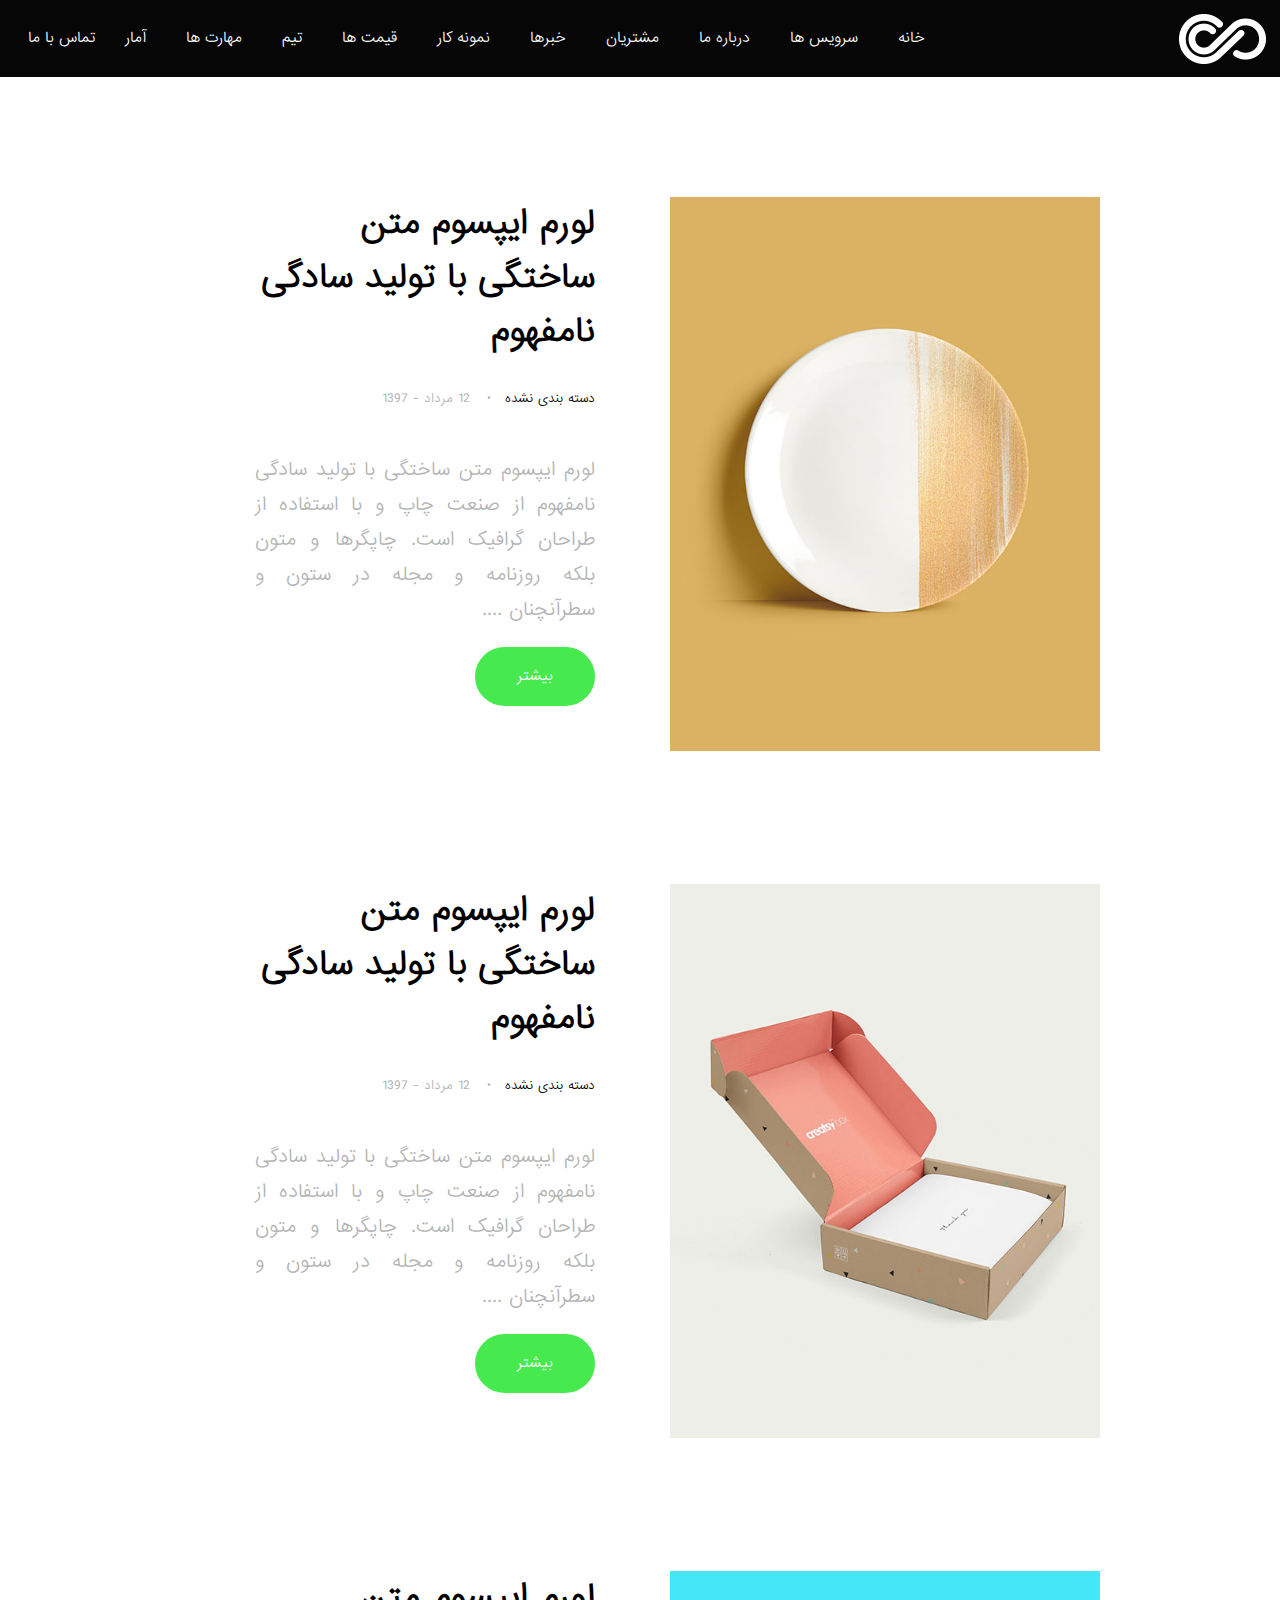
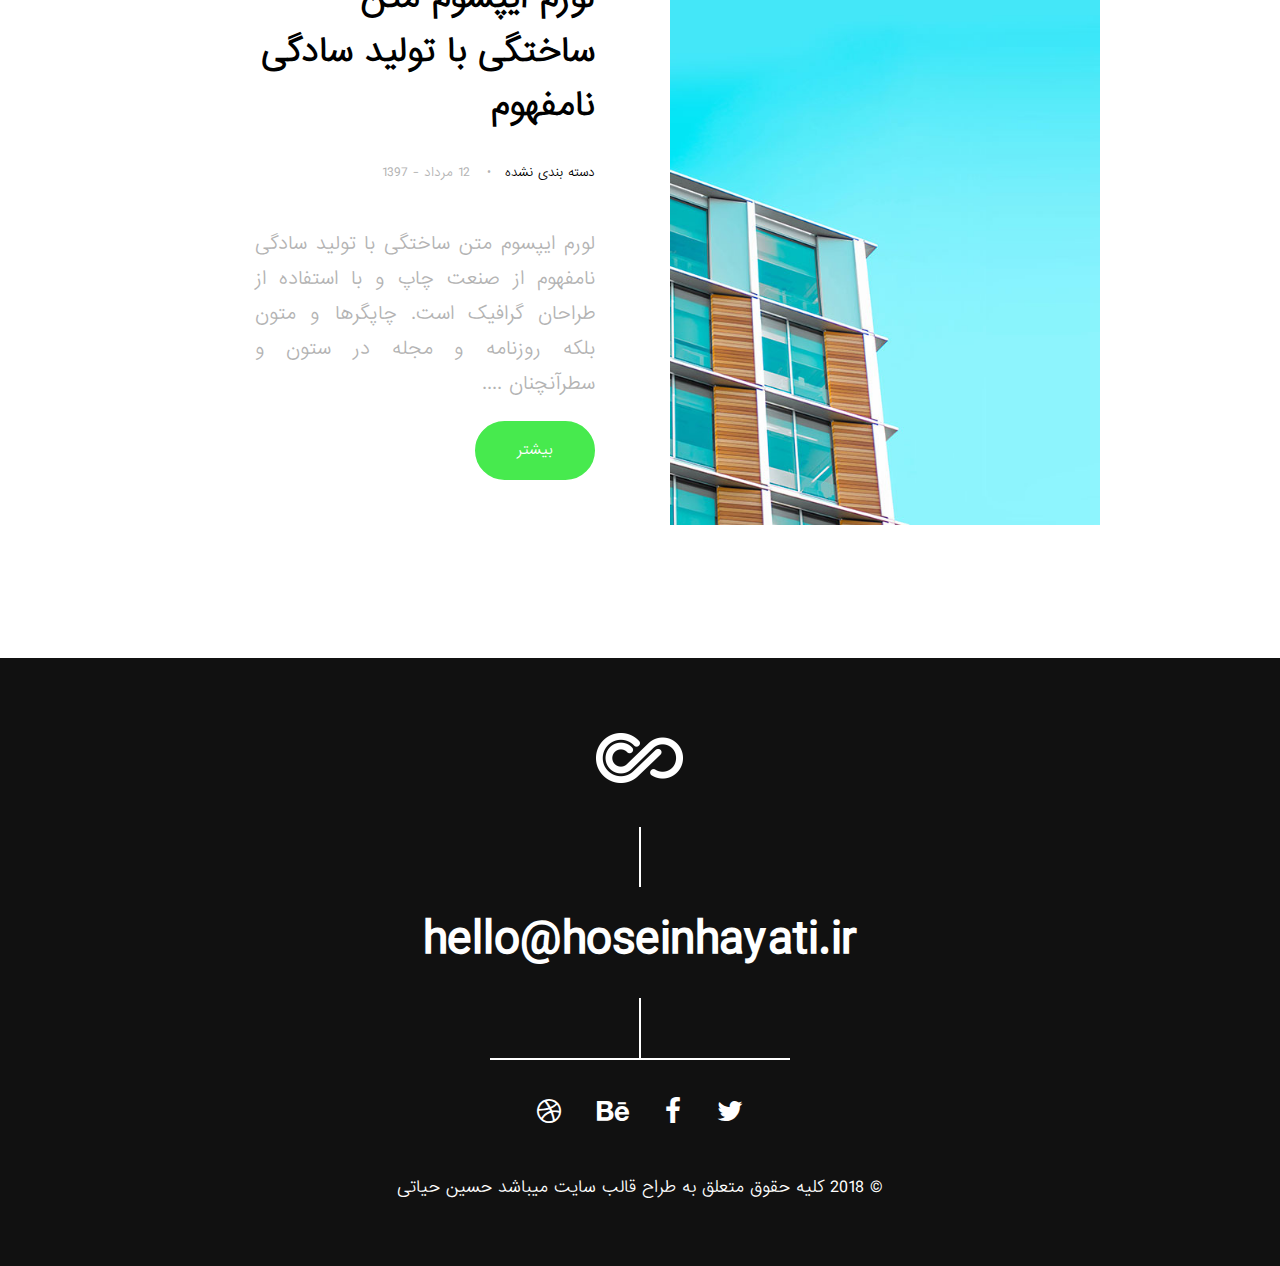
<file: blog.html>
<!DOCTYPE HTML>
<html lang="fa-IR">
    <head>
        <title>یک قالب برای حرفه ای ها - Seppo</title>
        <meta http-equiv="Content-Type" content="text/html; charset=UTF-8">
        <meta name="description" content="یک قالب دیگر از حسین حیاتی" />
        <meta name="keywords" content="HTML, CSS, JavaScript, PHP" />
        <meta name="author" content="حسین حیاتی" />
        <meta name="viewport" content="width=device-width, initial-scale=1, maximum-scale=1">

        <link rel="shortcut icon" href="images/favicon.ico" />    
        <link rel="stylesheet" type="text/css"  href='style.css' />
        <link rel="stylesheet" type="text/css"  href='css/rtl.css' />

        <!--[if lt IE 9]>
                <script src="js/html5shiv.js"></script>            
                <script src="js/respond.min.js"></script>                   
        <![endif]-->  		
    </head>

    <body class="blog">

        <div class="site-wrapper">   

            <div class="doc-loader">
                <img src="images/preloader.gif" alt="Seppo">
            </div>       

            <header class="header-holder">             
                <div class="menu-wrapper center-relative relative">             
                    <div class="header-logo">
                        <a href="index.html">
                            <img src="images/logo.png" alt="Seppo">
                        </a>               
                    </div>

                    <div class="toggle-holder">
                        <div id="toggle">
                            <div class="first-menu-line"></div>
                            <div class="second-menu-line"></div>
                            <div class="third-menu-line"></div>
                        </div>
                    </div>

                    <div class="menu-holder">
                        <nav id="header-main-menu">
                            <ul class="main-menu sm sm-clean">
                                <li>
                                    <a class="scroll" href="index.html#home">خانه</a>
                                </li>
                                <li>
                                    <a class="scroll" href="index.html#services">سرویس ها</a>
                                </li>
                                <li>
                                    <a class="scroll" href="index.html#about">درباره ما</a>
                                </li>
                                <li>
                                    <a class="scroll" href="index.html#clients">مشتریان</a>
                                </li>
                                <li>
                                    <a class="scroll" href="index.html#news">خبرها</a>
                                </li>
                                <li>
                                    <a class="scroll" href="index.html#portfolio">نمونه کار</a>
                                </li>
                                <li>
                                    <a class="scroll" href="index.html#pricing">قیمت ها</a>
                                </li>
                                <li>
                                    <a class="scroll" href="index.html#team">تیم</a>
                                </li>
                                <li>
                                    <a class="scroll" href="index.html#skills">مهارت ها</a>
                                </li>
                                <li>
                                    <a class="scroll" href="index.html#millstones">آمار</a>
                                </li>
                                <li>
                                    <a class="scroll" href="index.html#contact">تماس با ما</a>
                                </li>
                            </ul>
                        </nav>                       
                    </div>
                    <div class="clear"></div>   
                </div>
            </header>                  

            <div id="content" class="site-content">    
                <div class="blog-holder block center-relative">    

                    <article class="relative blog-item-holder center-relative has-post-thumbnail">
                        <div class="blog-item-wrapper">
                            <div class="post-thumbnail">
                                <a href="single.html">
                                    <div class="post-thumbnail-image"> 
                                        <img src="images/blog_img_01.jpg" alt="" />
                                    </div>
                                </a>
                            </div>
                            <div class="entry-holder">
                                <h2 class="entry-title">
                                    <a href="single.html">
                                        لورم ایپسوم متن ساختگی با تولید سادگی نامفهوم 
                                    </a>
                                </h2> 
                                <div class="entry-info">
                                    <div class="entry-info-left">
                                        <div class="cat-links">
                                            <ul>
                                                <li>
                                                    <a href="blog.html#">دسته بندی نشده</a>
                                                </li>                           
                                            </ul>
                                        </div>       
                                        <div class="entry-date published">
                                            12 مرداد - 1397
                                        </div>                                                              
                                    </div>
                                    <div class="excerpt">
                                        <p>
                                            لورم ایپسوم متن ساختگی با تولید سادگی نامفهوم از صنعت چاپ و با استفاده از طراحان گرافیک است. چاپگرها و متون بلکه روزنامه و مجله در ستون و سطرآنچنان ....                                        </p>
                                    </div>
                                </div>            
                                <a class="item-button" href="single.html">بیشتر</a>
                            </div>
                            <div class="clear"></div>
                        </div>
                    </article>   

                    <article class="relative blog-item-holder center-relative has-post-thumbnail">
                        <div class="blog-item-wrapper">
                            <div class="post-thumbnail">
                                <a href="single.html">
                                    <div class="post-thumbnail-image"> 
                                        <img src="images/blog_img_02.jpg" alt="" />
                                    </div>
                                </a>
                            </div>
                            <div class="entry-holder">
                                <h2 class="entry-title">
                                    <a href="single.html">
                                        لورم ایپسوم متن ساختگی با تولید سادگی نامفهوم 
                                    </a>
                                </h2> 
                                <div class="entry-info">
                                    <div class="entry-info-left">
                                        <div class="cat-links">
                                            <ul>
                                                <li>
                                                    <a href="blog.html#">دسته بندی نشده</a>
                                                </li>                           
                                            </ul>
                                        </div>       
                                        <div class="entry-date published">
                                            12 مرداد - 1397
                                        </div>                                                              
                                    </div>
                                    <div class="excerpt">
                                        <p>
                                            لورم ایپسوم متن ساختگی با تولید سادگی نامفهوم از صنعت چاپ و با استفاده از طراحان گرافیک است. چاپگرها و متون بلکه روزنامه و مجله در ستون و سطرآنچنان ....                                        </p>
                                    </div>
                                </div>            
                                <a class="item-button" href="single.html">بیشتر</a>
                            </div>
                            <div class="clear"></div>
                        </div>
                    </article>  
                    
                    <article class="relative blog-item-holder center-relative has-post-thumbnail">
                        <div class="blog-item-wrapper">
                            <div class="post-thumbnail">
                                <a href="single.html">
                                    <div class="post-thumbnail-image"> 
                                        <img src="images/blog_img_03.jpg" alt="" />
                                    </div>
                                </a>
                            </div>
                            <div class="entry-holder">
                                <h2 class="entry-title">
                                    <a href="single.html">
                                        لورم ایپسوم متن ساختگی با تولید سادگی نامفهوم 
                                    </a>
                                </h2> 
                                <div class="entry-info">
                                    <div class="entry-info-left">
                                        <div class="cat-links">
                                            <ul>
                                                <li>
                                                    <a href="blog.html#">دسته بندی نشده</a>
                                                </li>                           
                                            </ul>
                                        </div>       
                                        <div class="entry-date published">
                                            12 مرداد - 1397
                                        </div>                                                              
                                    </div>
                                    <div class="excerpt">
                                        <p>
                                            لورم ایپسوم متن ساختگی با تولید سادگی نامفهوم از صنعت چاپ و با استفاده از طراحان گرافیک است. چاپگرها و متون بلکه روزنامه و مجله در ستون و سطرآنچنان ....                                        </p>
                                    </div>
                                </div>            
                                <a class="item-button" href="single.html">بیشتر</a>
                            </div>
                            <div class="clear"></div>
                        </div>
                    </article>  

                </div>                
            </div>

            <!-- Footer -->
            <footer class="footer">
                <div class="footer-content center-relative">
                    <div class="footer-logo">
                        <img src="images/footer_logo.png" alt="Seppo" />
                    </div>        
                    <div class="footer-logo-divider"></div>
                    <div class="footer-mail">            
                        <a href="mailto:hello@site.com">hello@hoseinhayati.ir</a>
                    </div>
                    <div class="footer-social-divider"></div>
                    <div class="social-holder">
                        <a href="index.html#">
                            <span class="fa fa-twitter"></span>
                        </a>
                        <a href="index.html#">
                            <span class="fa fa-facebook"></span>
                        </a>
                        <a href="index.html#">
                            <span class="fa fa-behance"></span>
                        </a>
                        <a href="index.html#">
                            <span class="fa fa-dribbble"></span>
                        </a>
                    </div>

                    <div class="copyright-holder">
                        © 2018 کلیه حقوق متعلق به طراح قالب سایت میباشد <a href="http://hoseinhayati.ir">حسین حیاتی</a>            
                    </div>
                </div>
            </footer>
        </div>

        <!--Load JavaScript-->
        <script src="js/jquery.js"></script>			                                       
        <script src="js/jquery.sticky.js"></script>			                                       
        <script src="js/tipper.js"></script>			                                       
        <script src="js/jarallax.js"></script>			                                       
        <script src="js/jarallax-element.min.js"></script>			                                       
        <script src='js/imagesloaded.pkgd.js'></script>                
        <script src='js/jquery.fitvids.js'></script>                
        <script src='js/jquery.smartmenus.min.js'></script>                                 
        <script src='js/isotope.pkgd.js'></script>                                                 
        <script src='js/owl.carousel.min.js'></script>                          
        <script src='js/jquery.sticky-kit.min.js'></script>                          
        <script src='js/main.js'></script>
    </body>
</html>
</file>
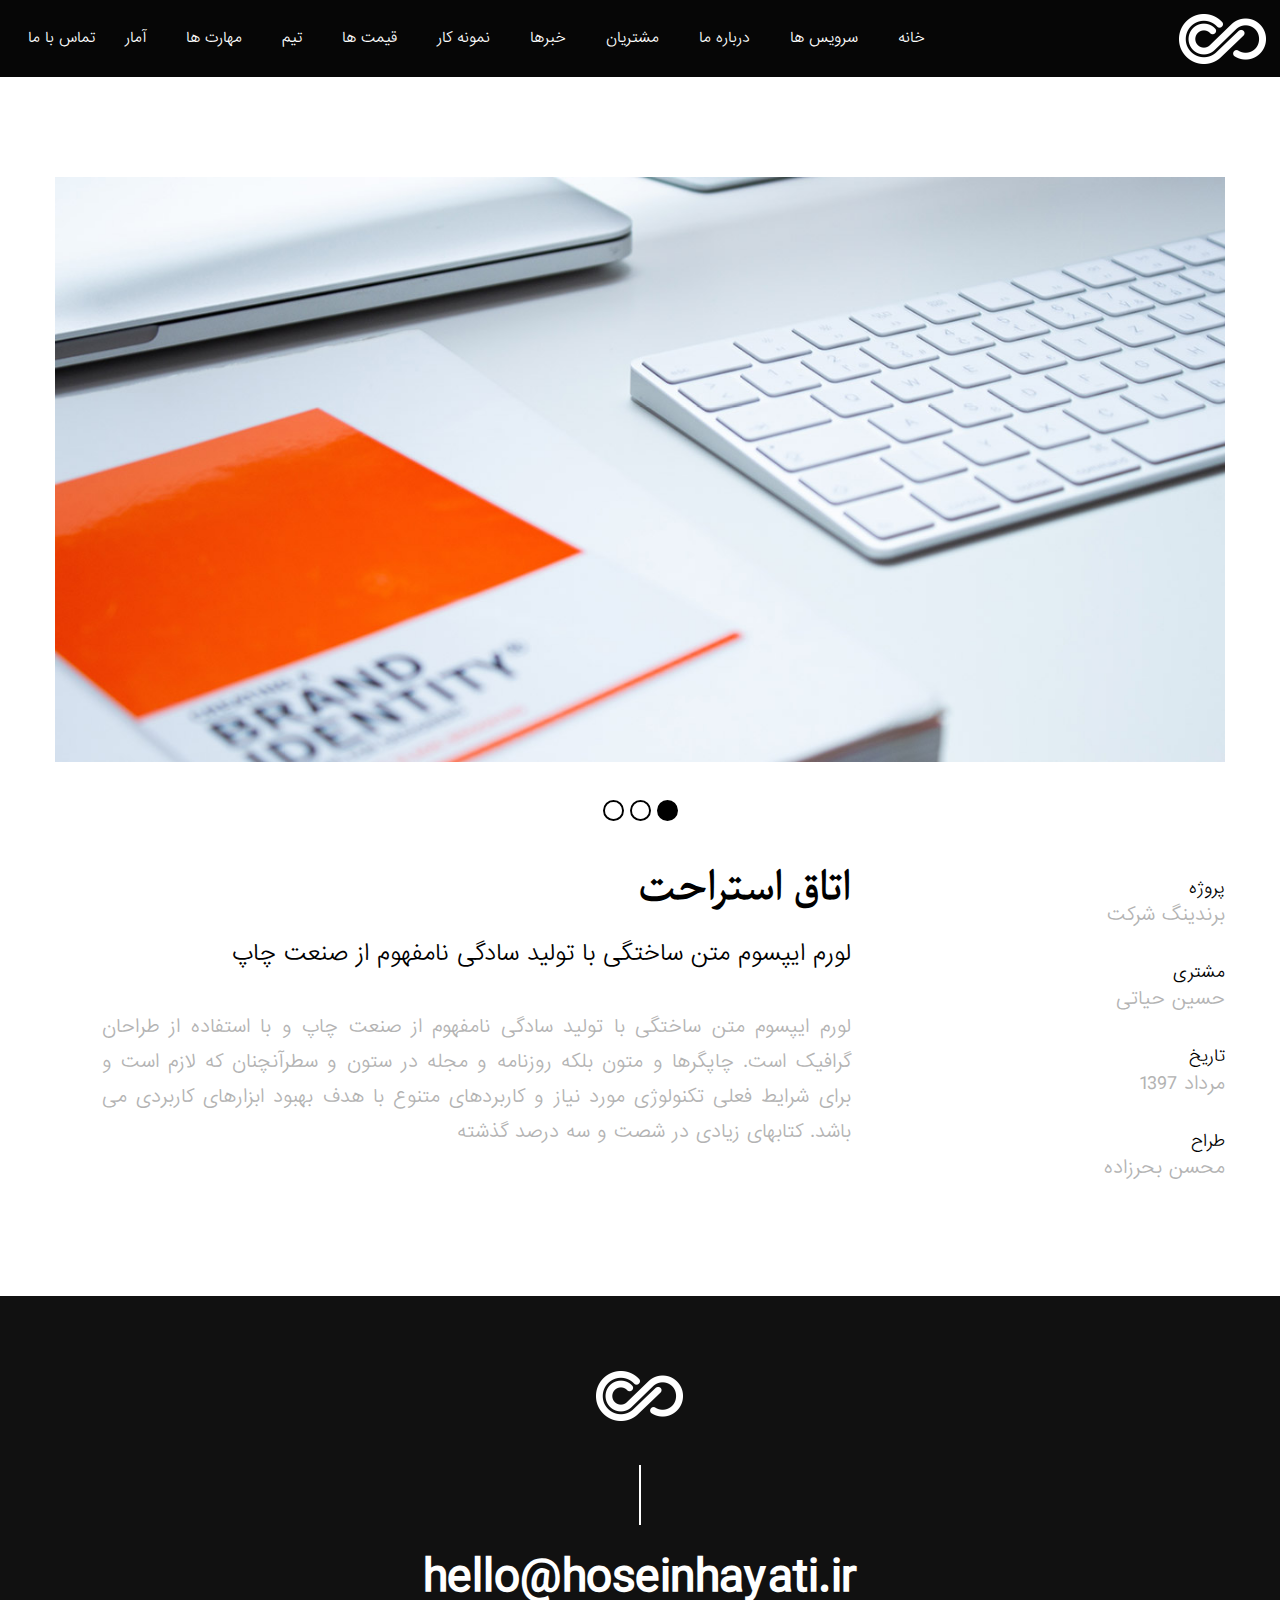
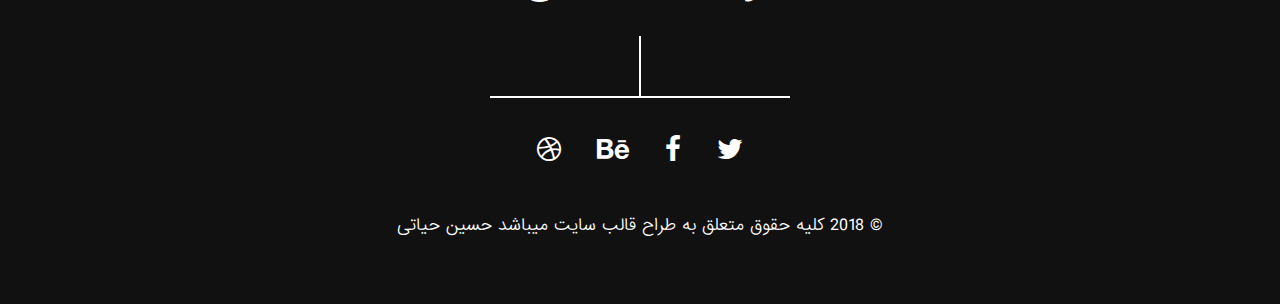
<file: portfolio-1.html>
<!DOCTYPE HTML>
<html lang="fa-IR">
    <head>
        <title>یک قالب برای حرفه ای ها - Seppo</title>
        <meta http-equiv="Content-Type" content="text/html; charset=UTF-8">
        <meta name="description" content="یک قالب دیگر از حسین حیاتی" />
        <meta name="keywords" content="HTML, CSS, JavaScript, PHP" />
        <meta name="author" content="حسین حیاتی" />
        <meta name="viewport" content="width=device-width, initial-scale=1, maximum-scale=1">

        <link rel="shortcut icon" href="images/favicon.ico" />    
        <link rel="stylesheet" type="text/css"  href='style.css' />
        <link rel="stylesheet" type="text/css"  href='css/rtl.css' />

        <!--[if lt IE 9]>
                <script src="js/html5shiv.js"></script>            
                <script src="js/respond.min.js"></script>                   
        <![endif]-->  		
    </head>

    <body>

        <div class="site-wrapper">   

            <div class="doc-loader">
                <img src="images/preloader.gif" alt="Seppo">
            </div>       

            <header class="header-holder">             
                <div class="menu-wrapper center-relative relative">             
                    <div class="header-logo">
                        <a href="index.html">
                            <img src="images/logo.png" alt="Seppo">
                        </a>               
                    </div>

                    <div class="toggle-holder">
                        <div id="toggle">
                            <div class="first-menu-line"></div>
                            <div class="second-menu-line"></div>
                            <div class="third-menu-line"></div>
                        </div>
                    </div>

                    <div class="menu-holder">
                        <nav id="header-main-menu">
                            <ul class="main-menu sm sm-clean">
                                <li>
                                    <a class="scroll" href="index.html#home">خانه</a>
                                </li>
                                <li>
                                    <a class="scroll" href="index.html#services">سرویس ها</a>
                                </li>
                                <li>
                                    <a class="scroll" href="index.html#about">درباره ما</a>
                                </li>
                                <li>
                                    <a class="scroll" href="index.html#clients">مشتریان</a>
                                </li>
                                <li>
                                    <a class="scroll" href="index.html#news">خبرها</a>
                                </li>
                                <li>
                                    <a class="scroll" href="index.html#portfolio">نمونه کار</a>
                                </li>
                                <li>
                                    <a class="scroll" href="index.html#pricing">قیمت ها</a>
                                </li>
                                <li>
                                    <a class="scroll" href="index.html#team">تیم</a>
                                </li>
                                <li>
                                    <a class="scroll" href="index.html#skills">مهارت ها</a>
                                </li>
                                <li>
                                    <a class="scroll" href="index.html#millstones">آمار</a>
                                </li>
                                <li>
                                    <a class="scroll" href="index.html#contact">تماس با ما</a>
                                </li>
                            </ul>
                        </nav>                       
                    </div>
                    <div class="clear"></div>   
                </div>
            </header>                  

            <div id="content" class="site-content center-relative">       
                <div class="portfolio-item-wrapper center-relative content-1170">
                    <div class="portfolio-content">                        
                        <script>
                            var slider2_speed = "2000";
                            var slider2_auto = "true";
                            var slider2_hover = "true";
                        </script>
                        <div id="slider2" class="image-slider-wrapper relative">
                            <div id="slider" class="owl-carousel owl-theme image-slider slider">
                                <div class="owl-item">
                                    <img src="images/slider_01.jpg" alt="">
                                </div>
                                <div class="owl-item">
                                    <img src="images/slider_03.jpg" alt="">
                                </div>                               
                                <div class="owl-item">
                                    <img src="images/slider_04.jpg" alt="">
                                </div>                               
                            </div>                                                            
                        </div>

                        <div class="two_third ">
                            <h1>اتاق استراحت</h1>
                            <div class="info-text">
                                لورم ایپسوم متن ساختگی با تولید سادگی نامفهوم از صنعت چاپ                            </div>
                            <br>
                            <p>
                                لورم ایپسوم متن ساختگی با تولید سادگی نامفهوم از صنعت چاپ و با استفاده از طراحان گرافیک است. چاپگرها و متون بلکه روزنامه و مجله در ستون و سطرآنچنان که لازم است و برای شرایط فعلی تکنولوژی مورد نیاز و کاربردهای متنوع با هدف بهبود ابزارهای کاربردی می باشد. کتابهای زیادی در شصت و سه درصد گذشته                            </p>
                        </div>
                        <div class="one_third last">
                            <br>
                            <div class="info-code">
                                <p class="info-code-title">پروژه</p>               
                                <p class="info-code-content">برندینگ شرکت</p>
                            </div>
                            <div class="info-code">
                                <p class="info-code-title">مشتری</p>               
                                <p class="info-code-content">حسین حیاتی</p>
                            </div>
                            <div class="info-code">
                                <p class="info-code-title">تاریخ</p>               
                                <p class="info-code-content">مرداد 1397</p>
                            </div>
                            <div class="info-code">
                                <p class="info-code-title">طراح</p>               
                                <p class="info-code-content">محسن بحرزاده</p>
                            </div>
                        </div>
                        <div class="clear"></div>
                    </div>                        
                </div>
            </div>


            <!-- Footer -->
            <footer class="footer">
                <div class="footer-content center-relative">
                    <div class="footer-logo">
                        <img src="images/footer_logo.png" alt="Seppo" />
                    </div>        
                    <div class="footer-logo-divider"></div>
                    <div class="footer-mail">            
                        <a href="mailto:hello@site.com">hello@hoseinhayati.ir</a>
                    </div>
                    <div class="footer-social-divider"></div>
                    <div class="social-holder">
                        <a href="index.html#">
                            <span class="fa fa-twitter"></span>
                        </a>
                        <a href="index.html#">
                            <span class="fa fa-facebook"></span>
                        </a>
                        <a href="index.html#">
                            <span class="fa fa-behance"></span>
                        </a>
                        <a href="index.html#">
                            <span class="fa fa-dribbble"></span>
                        </a>
                    </div>

                    <div class="copyright-holder">
                        © 2018 کلیه حقوق متعلق به طراح قالب سایت میباشد <a href="http://hoseinhayati.ir">حسین حیاتی</a>            
                    </div>
                </div>
            </footer>
        </div>

        <!--Load JavaScript-->
        <script src="js/jquery.js"></script>			                                       
        <script src="js/jquery.sticky.js"></script>			                                       
        <script src="js/tipper.js"></script>			                                       
        <script src="js/jarallax.js"></script>			                                       
        <script src="js/jarallax-element.min.js"></script>			                                       
        <script src='js/imagesloaded.pkgd.js'></script>                
        <script src='js/jquery.fitvids.js'></script>                
        <script src='js/jquery.smartmenus.min.js'></script>                                 
        <script src='js/isotope.pkgd.js'></script>                                                 
        <script src='js/owl.carousel.min.js'></script>                          
        <script src='js/jquery.sticky-kit.min.js'></script>                          
        <script src='js/main.js'></script>
    </body>
</html>
</file>
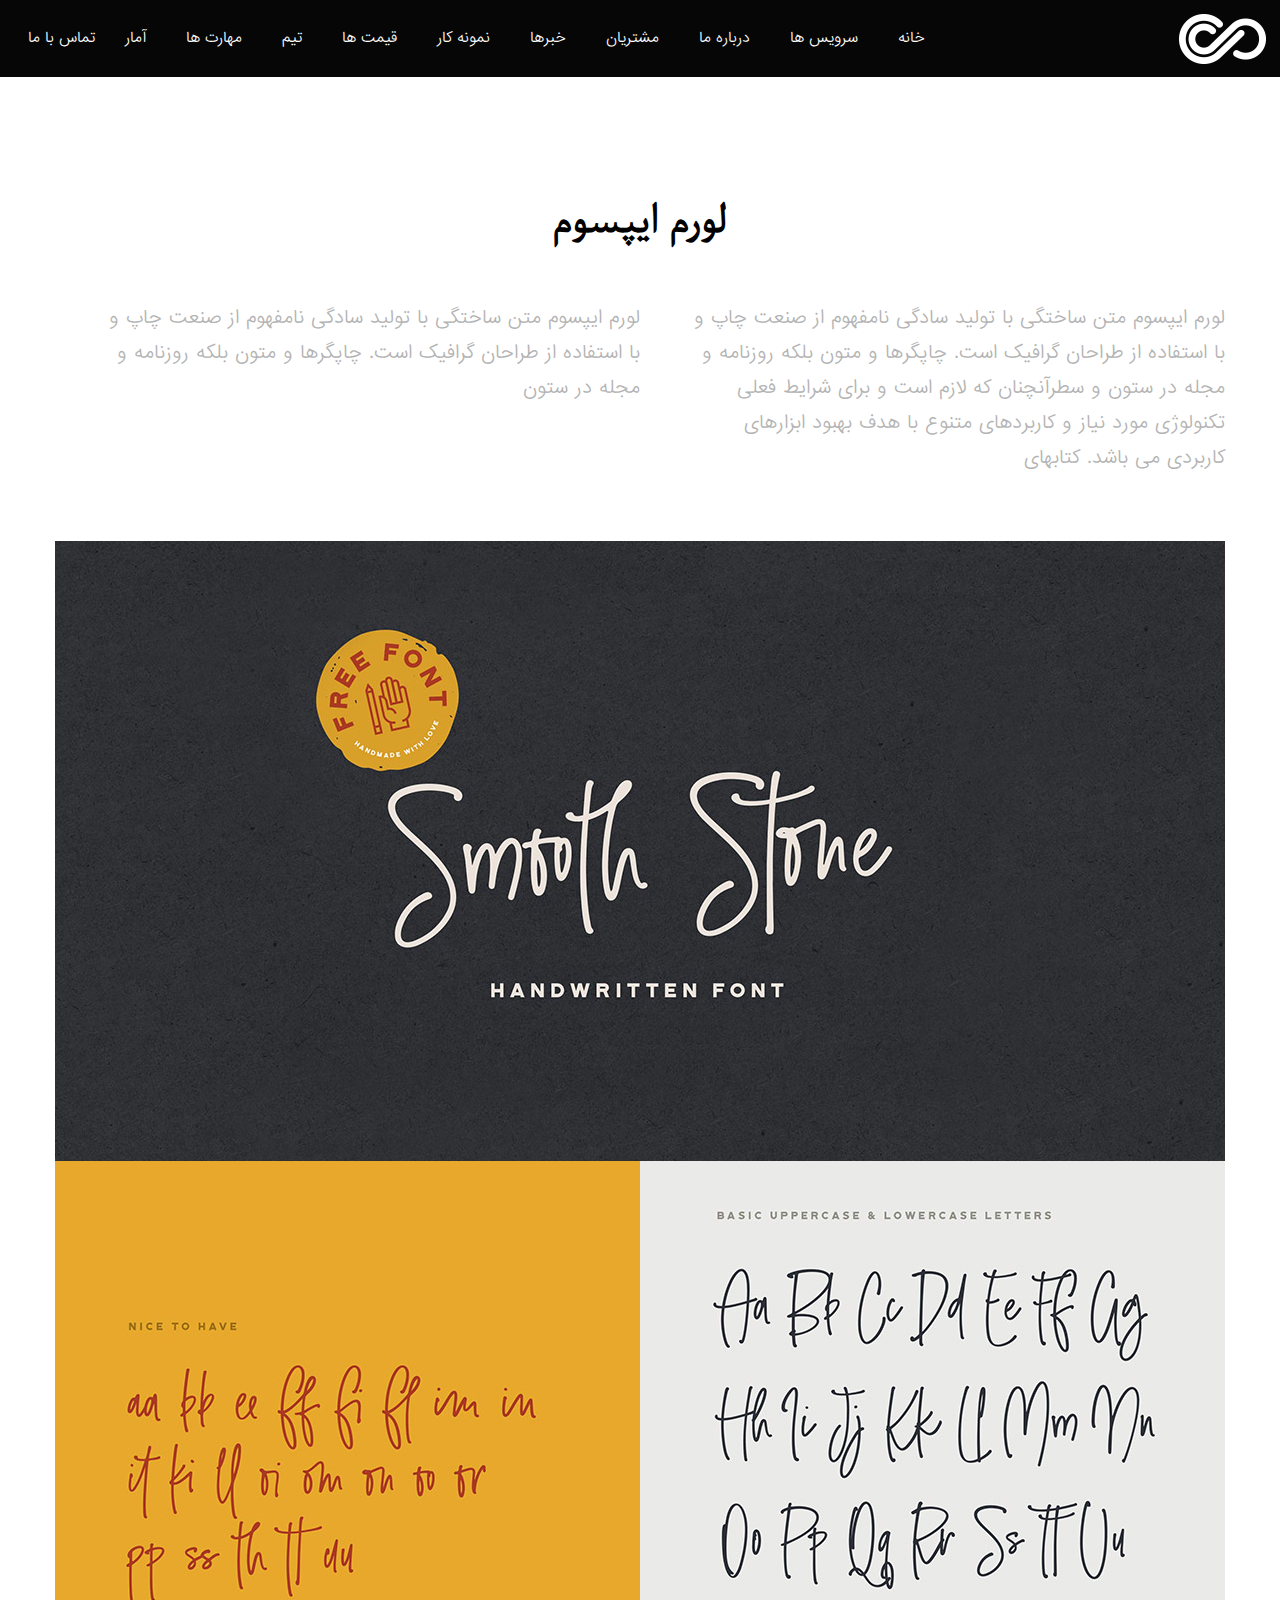
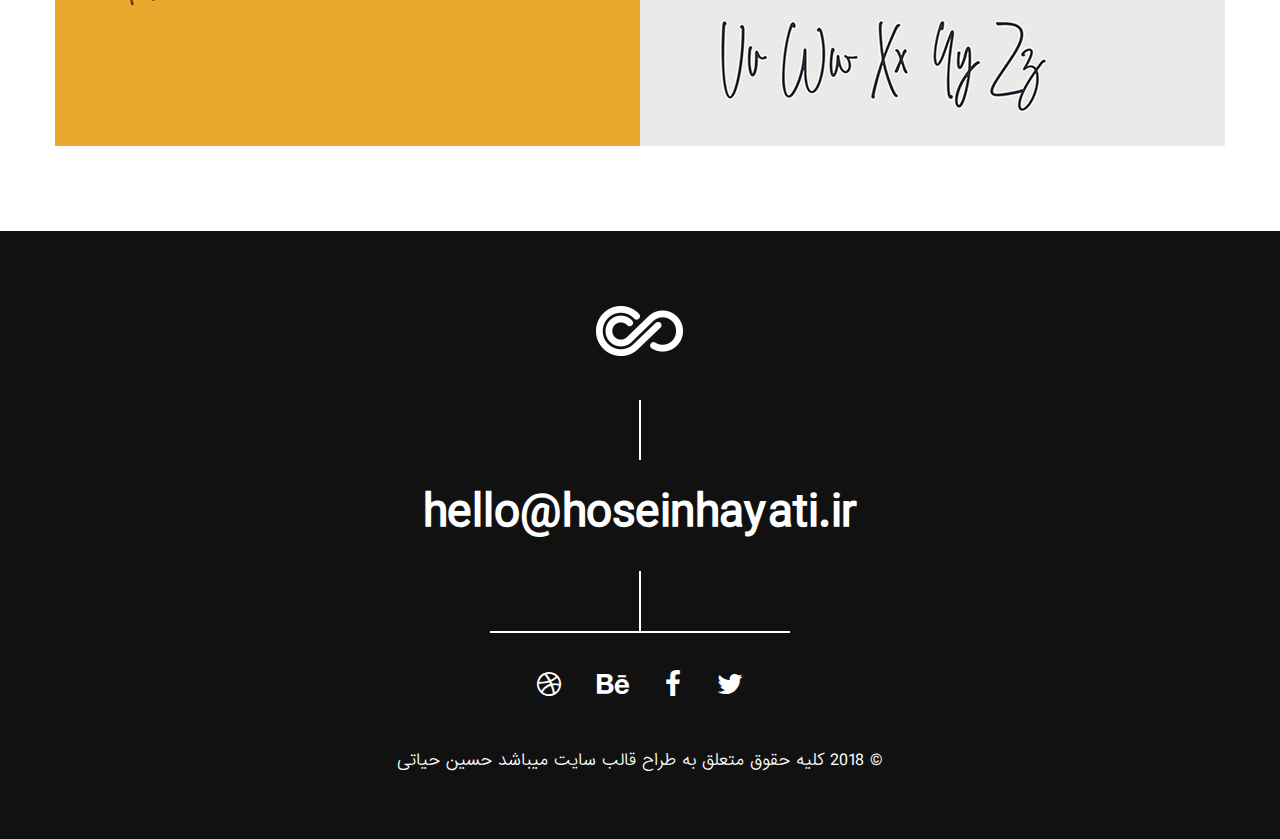
<file: portfolio-2.html>
<!DOCTYPE HTML>
<html lang="fa-IR">
    <head>
        <title>یک قالب برای حرفه ای ها - Seppo</title>
        <meta http-equiv="Content-Type" content="text/html; charset=UTF-8">
        <meta name="description" content="یک قالب دیگر از حسین حیاتی" />
        <meta name="keywords" content="HTML, CSS, JavaScript, PHP" />
        <meta name="author" content="حسین حیاتی" />
        <meta name="viewport" content="width=device-width, initial-scale=1, maximum-scale=1">

        <link rel="shortcut icon" href="images/favicon.ico" />    
        <link rel="stylesheet" type="text/css"  href='style.css' />
        <link rel="stylesheet" type="text/css"  href='css/rtl.css' />

        <!--[if lt IE 9]>
                <script src="js/html5shiv.js"></script>            
                <script src="js/respond.min.js"></script>                   
        <![endif]-->  		
    </head>

    <body>

        <div class="site-wrapper">   

            <div class="doc-loader">
                <img src="images/preloader.gif" alt="Seppo">
            </div>       

            <header class="header-holder">             
                <div class="menu-wrapper center-relative relative">             
                    <div class="header-logo">
                        <a href="index.html">
                            <img src="images/logo.png" alt="Seppo">
                        </a>               
                    </div>

                    <div class="toggle-holder">
                        <div id="toggle">
                            <div class="first-menu-line"></div>
                            <div class="second-menu-line"></div>
                            <div class="third-menu-line"></div>
                        </div>
                    </div>

                    <div class="menu-holder">
                        <nav id="header-main-menu">
                            <ul class="main-menu sm sm-clean">
                                <li>
                                    <a class="scroll" href="index.html#home">خانه</a>
                                </li>
                                <li>
                                    <a class="scroll" href="index.html#services">سرویس ها</a>
                                </li>
                                <li>
                                    <a class="scroll" href="index.html#about">درباره ما</a>
                                </li>
                                <li>
                                    <a class="scroll" href="index.html#clients">مشتریان</a>
                                </li>
                                <li>
                                    <a class="scroll" href="index.html#news">خبرها</a>
                                </li>
                                <li>
                                    <a class="scroll" href="index.html#portfolio">نمونه کار</a>
                                </li>
                                <li>
                                    <a class="scroll" href="index.html#pricing">قیمت ها</a>
                                </li>
                                <li>
                                    <a class="scroll" href="index.html#team">تیم</a>
                                </li>
                                <li>
                                    <a class="scroll" href="index.html#skills">مهارت ها</a>
                                </li>
                                <li>
                                    <a class="scroll" href="index.html#millstones">آمار</a>
                                </li>
                                <li>
                                    <a class="scroll" href="index.html#contact">تماس با ما</a>
                                </li>
                            </ul>
                        </nav>                       
                    </div>
                    <div class="clear"></div>   
                </div>
            </header>                  

            <div id="content" class="site-content center-relative">       
                <div class="portfolio-item-wrapper center-relative content-1170">
                    <div class="portfolio-content">
                        <h1 class="center-text">لورم ایپسوم </h1>
                        <br>
                        <div class="one_half">
                            لورم ایپسوم متن ساختگی با تولید سادگی نامفهوم از صنعت چاپ و با استفاده از طراحان گرافیک است. چاپگرها و متون بلکه روزنامه و مجله در ستون                         </div>
                        <div class="one_half last">
                            لورم ایپسوم متن ساختگی با تولید سادگی نامفهوم از صنعت چاپ و با استفاده از طراحان گرافیک است. چاپگرها و متون بلکه روزنامه و مجله در ستون و سطرآنچنان که لازم است و برای شرایط فعلی تکنولوژی مورد نیاز و کاربردهای متنوع با هدف بهبود ابزارهای کاربردی می باشد. کتابهای                        </div>
                        <div class="clear"></div>
                        <br>
                        <div class="one margin-0">
                            <img src="images/item_img_03.jpg" alt="" />
                        </div>
                        <div class="one_half margin-0">
                            <img src="images/item_img_03b.jpg" alt="" />
                        </div>
                        <div class="one_half last margin-0">
                            <img src="images/item_img_03c.jpg" alt="" />
                        </div>
                        <div class="clear"></div>
                        <br>
                    </div>              
                </div>
            </div>


            <!-- Footer -->
            <footer class="footer">
                <div class="footer-content center-relative">
                    <div class="footer-logo">
                        <img src="images/footer_logo.png" alt="Seppo" />
                    </div>        
                    <div class="footer-logo-divider"></div>
                    <div class="footer-mail">            
                        <a href="mailto:hello@site.com">hello@hoseinhayati.ir</a>
                    </div>
                    <div class="footer-social-divider"></div>
                    <div class="social-holder">
                        <a href="index.html#">
                            <span class="fa fa-twitter"></span>
                        </a>
                        <a href="index.html#">
                            <span class="fa fa-facebook"></span>
                        </a>
                        <a href="index.html#">
                            <span class="fa fa-behance"></span>
                        </a>
                        <a href="index.html#">
                            <span class="fa fa-dribbble"></span>
                        </a>
                    </div>

                    <div class="copyright-holder">
                        © 2018 کلیه حقوق متعلق به طراح قالب سایت میباشد <a href="http://hoseinhayati.ir">حسین حیاتی</a>            
                    </div>
                </div>
            </footer>
        </div>

        <!--Load JavaScript-->
        <script src="js/jquery.js"></script>			                                       
        <script src="js/jquery.sticky.js"></script>			                                       
        <script src="js/tipper.js"></script>			                                       
        <script src="js/jarallax.js"></script>			                                       
        <script src="js/jarallax-element.min.js"></script>			                                       
        <script src='js/imagesloaded.pkgd.js'></script>                
        <script src='js/jquery.fitvids.js'></script>                
        <script src='js/jquery.smartmenus.min.js'></script>                                 
        <script src='js/isotope.pkgd.js'></script>                                                 
        <script src='js/owl.carousel.min.js'></script>                          
        <script src='js/jquery.sticky-kit.min.js'></script>                          
        <script src='js/main.js'></script>
    </body>
</html>
</file>
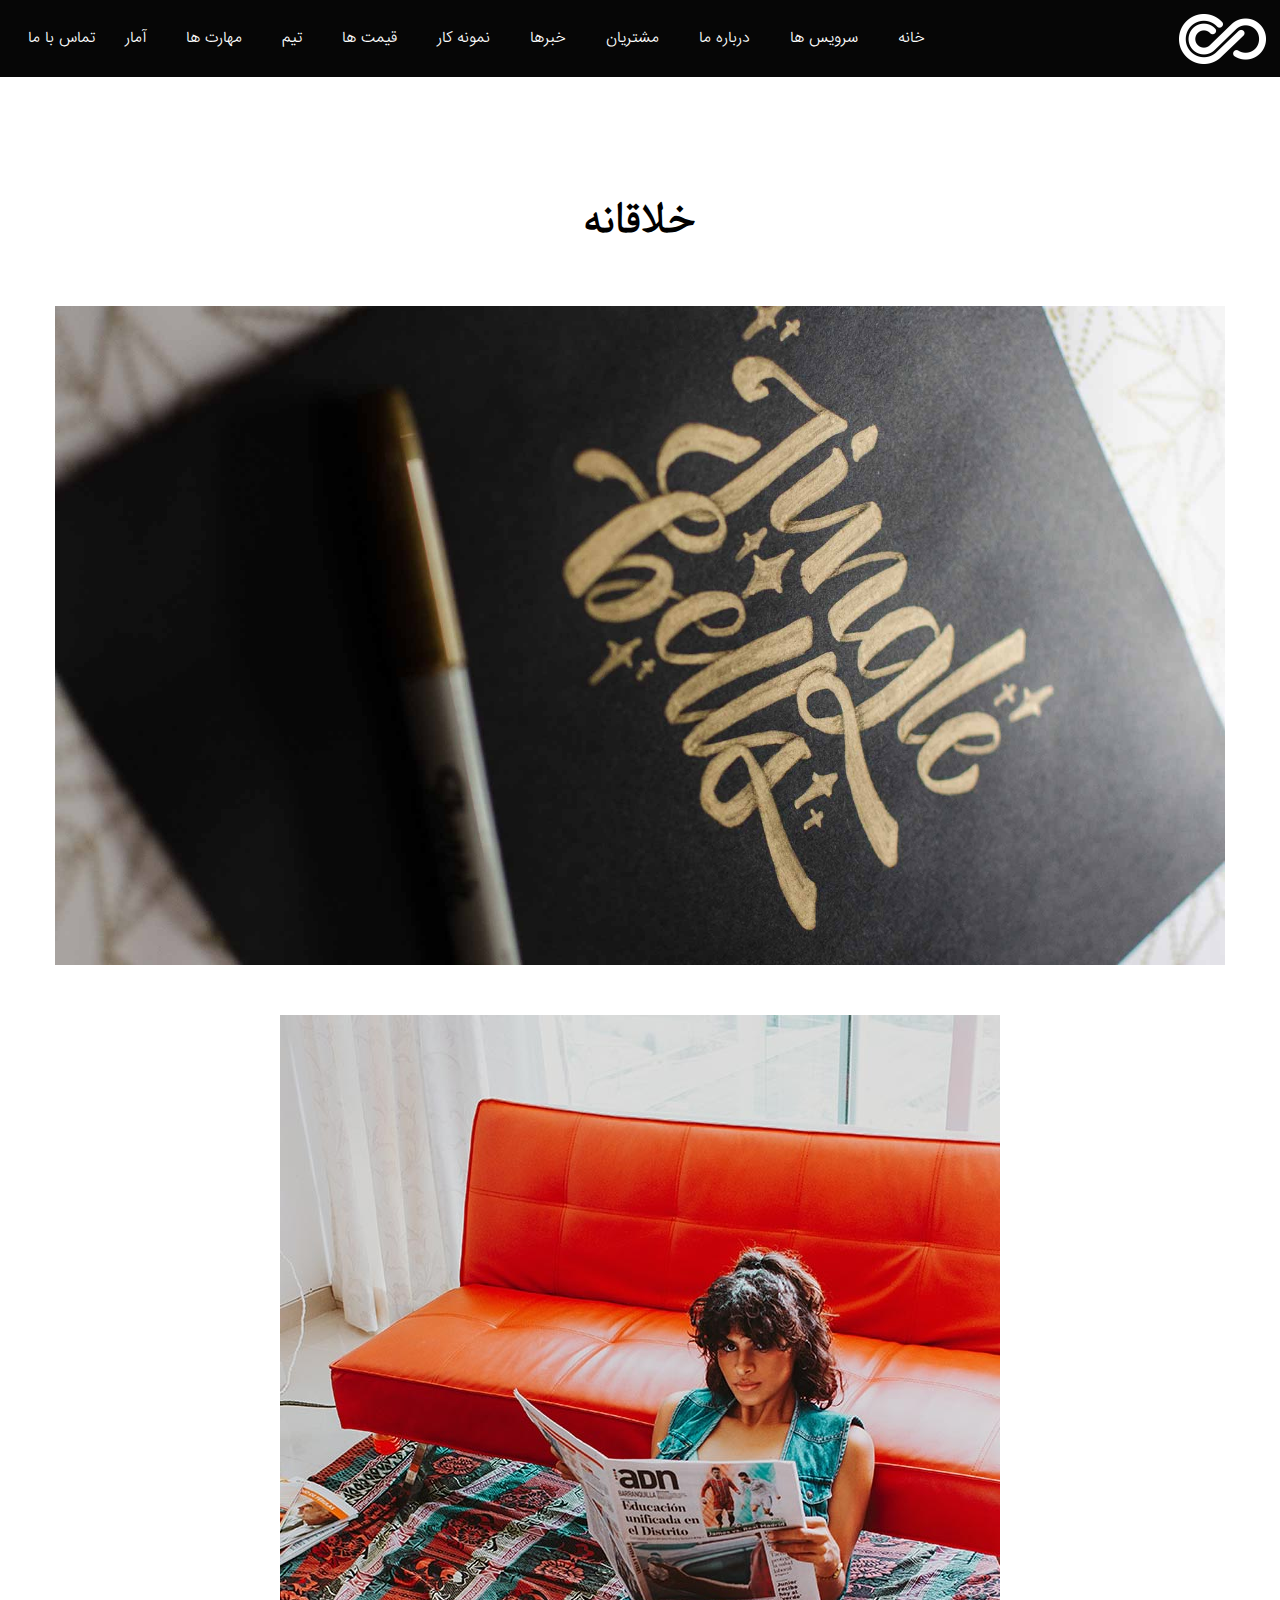
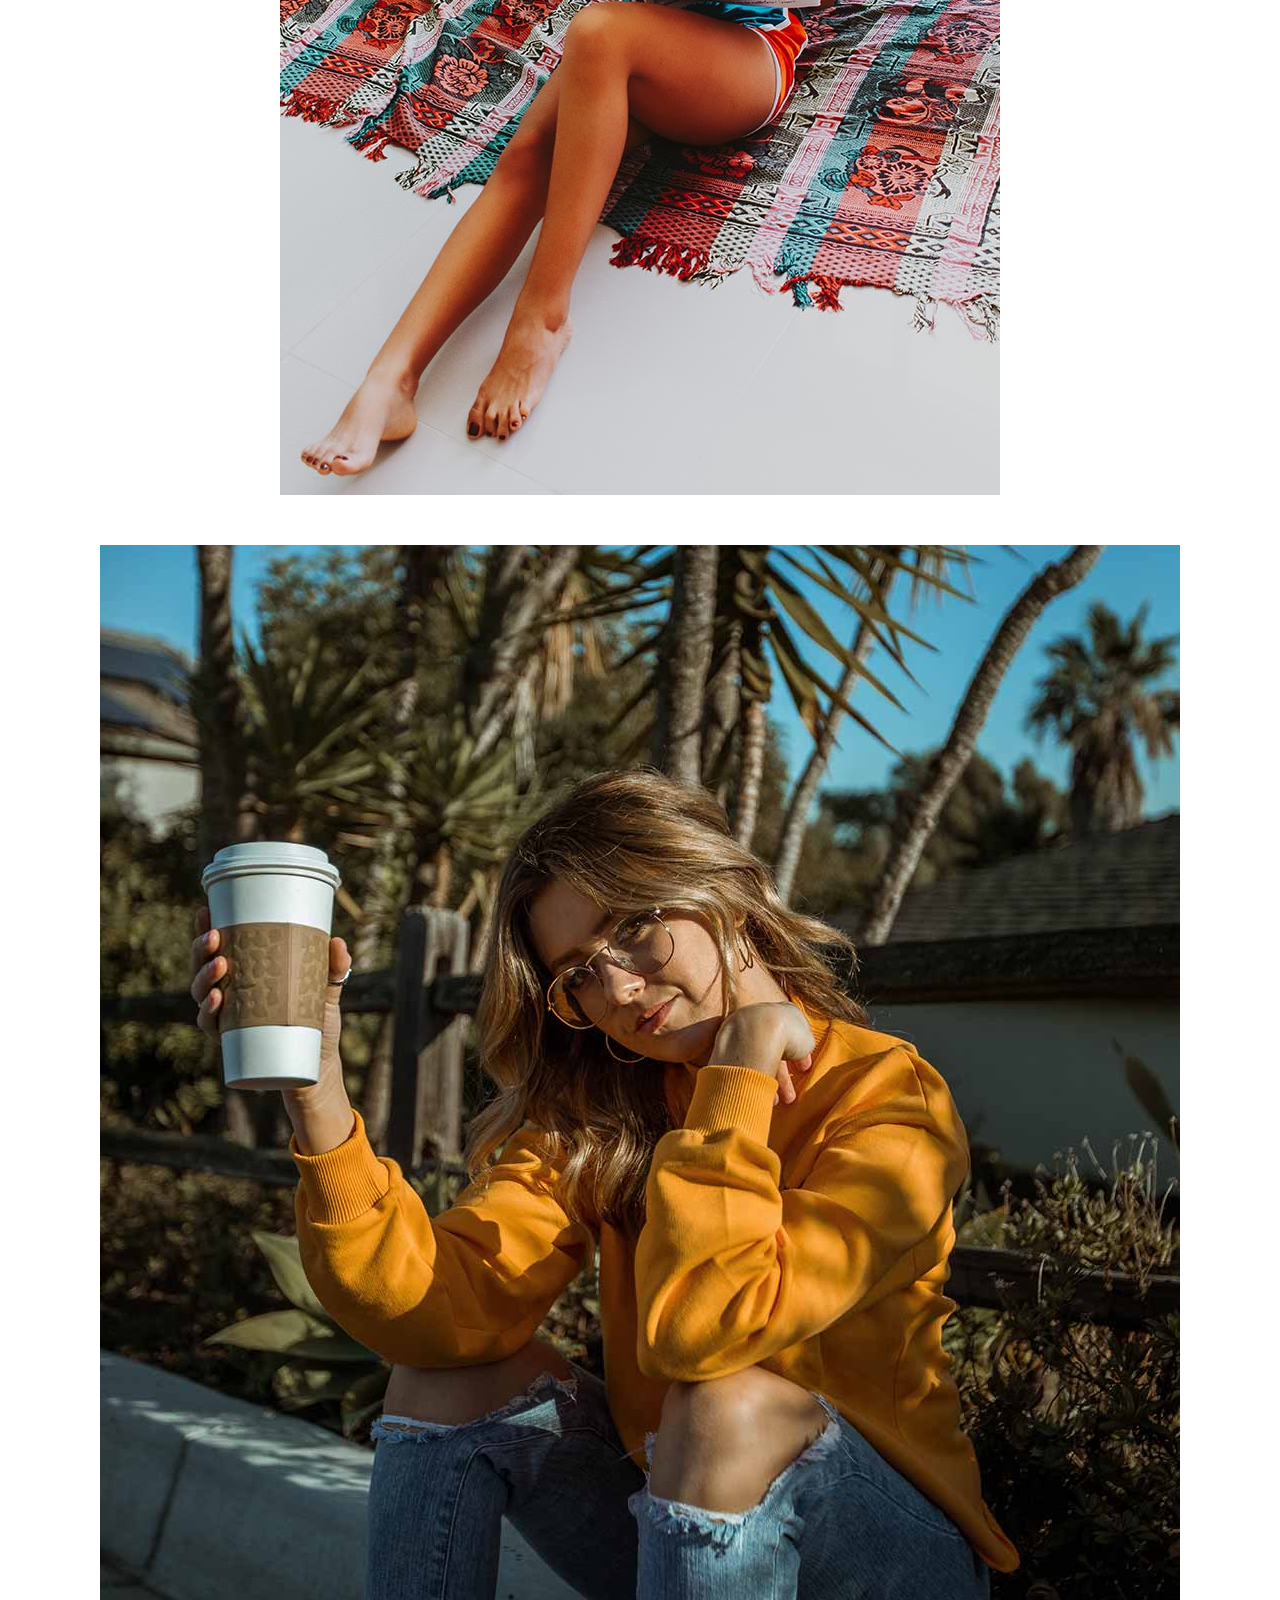
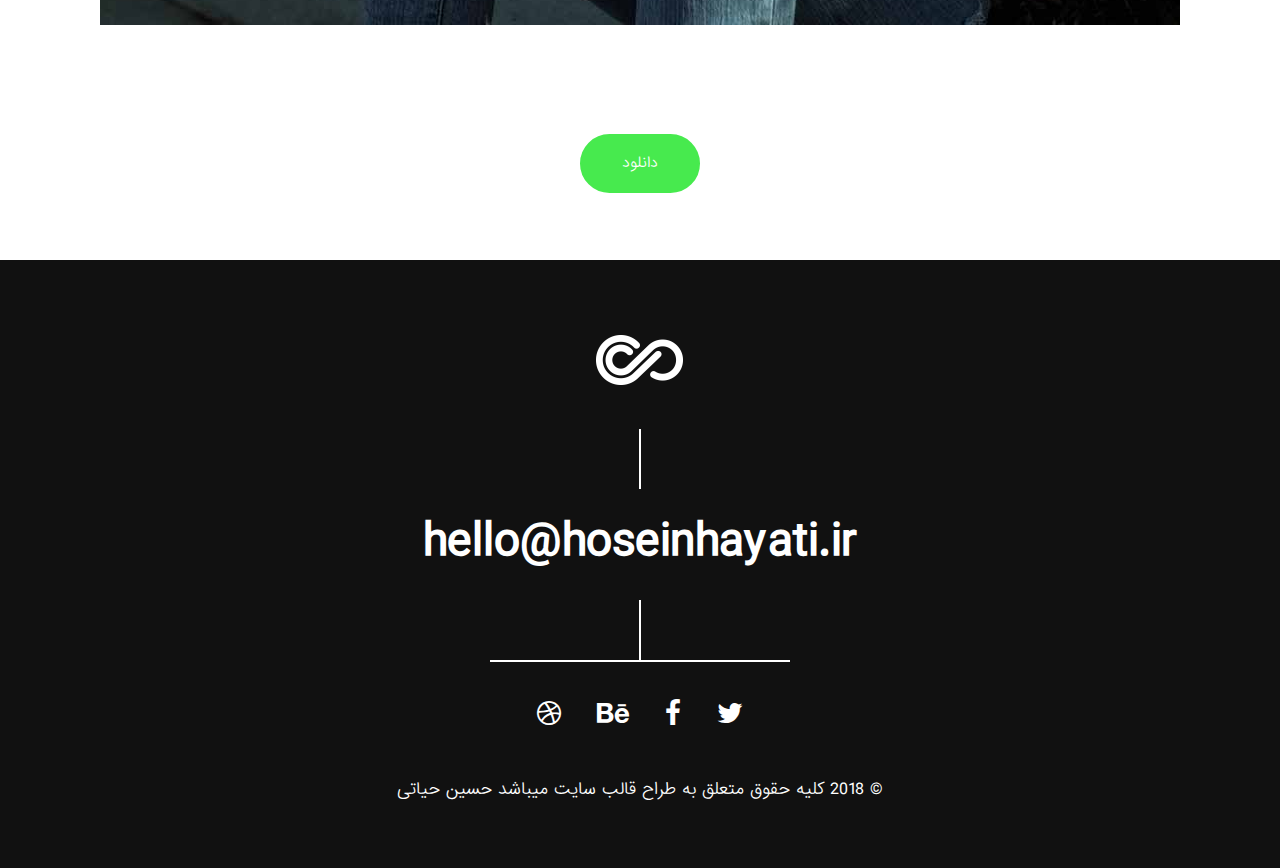
<file: portfolio-3.html>
<!DOCTYPE HTML>
<html lang="fa-IR">
    <head>
        <title>یک قالب برای حرفه ای ها - Seppo</title>
        <meta http-equiv="Content-Type" content="text/html; charset=UTF-8">
        <meta name="description" content="یک قالب دیگر از حسین حیاتی" />
        <meta name="keywords" content="HTML, CSS, JavaScript, PHP" />
        <meta name="author" content="حسین حیاتی" />
        <meta name="viewport" content="width=device-width, initial-scale=1, maximum-scale=1">

        <link rel="shortcut icon" href="images/favicon.ico" />    
        <link rel="stylesheet" type="text/css"  href='style.css' />
        <link rel="stylesheet" type="text/css"  href='css/rtl.css' />

        <!--[if lt IE 9]>
                <script src="js/html5shiv.js"></script>            
                <script src="js/respond.min.js"></script>                   
        <![endif]-->  		
    </head>

    <body>

        <div class="site-wrapper">   

            <div class="doc-loader">
                <img src="images/preloader.gif" alt="Seppo">
            </div>       

            <header class="header-holder">             
                <div class="menu-wrapper center-relative relative">             
                    <div class="header-logo">
                        <a href="index.html">
                            <img src="images/logo.png" alt="Seppo">
                        </a>               
                    </div>

                    <div class="toggle-holder">
                        <div id="toggle">
                            <div class="first-menu-line"></div>
                            <div class="second-menu-line"></div>
                            <div class="third-menu-line"></div>
                        </div>
                    </div>

                    <div class="menu-holder">
                        <nav id="header-main-menu">
                            <ul class="main-menu sm sm-clean">
                                <li>
                                    <a class="scroll" href="index.html#home">خانه</a>
                                </li>
                                <li>
                                    <a class="scroll" href="index.html#services">سرویس ها</a>
                                </li>
                                <li>
                                    <a class="scroll" href="index.html#about">درباره ما</a>
                                </li>
                                <li>
                                    <a class="scroll" href="index.html#clients">مشتریان</a>
                                </li>
                                <li>
                                    <a class="scroll" href="index.html#news">خبرها</a>
                                </li>
                                <li>
                                    <a class="scroll" href="index.html#portfolio">نمونه کار</a>
                                </li>
                                <li>
                                    <a class="scroll" href="index.html#pricing">قیمت ها</a>
                                </li>
                                <li>
                                    <a class="scroll" href="index.html#team">تیم</a>
                                </li>
                                <li>
                                    <a class="scroll" href="index.html#skills">مهارت ها</a>
                                </li>
                                <li>
                                    <a class="scroll" href="index.html#millstones">آمار</a>
                                </li>
                                <li>
                                    <a class="scroll" href="index.html#contact">تماس با ما</a>
                                </li>
                            </ul>
                        </nav>                       
                    </div>
                    <div class="clear"></div>   
                </div>
            </header>                  

            <div id="content" class="site-content center-relative">       
                <div class="portfolio-item-wrapper center-relative content-1170">
                    <div class="portfolio-content">
                        <h1 class="center-text">خلاقانه</h1>
                        <br>
                        <p>
                            <img src="images/image_13.jpg" alt="" class="aligncenter bottom-50" />
                            <img src="images/image_09.jpg" alt="" class="aligncenter bottom-50" />
                            <img src="images/blog_img_04.jpg" alt="" class="aligncenter bottom-50" />
                        </p>
                        <br>
                        <div class="button-holder center-text">
                            <a href="portfolio-3.html#" class="button">دانلود</a>
                        </div>
                    </div>             
                </div>
            </div>

            <!-- Footer -->
            <footer class="footer">
                <div class="footer-content center-relative">
                    <div class="footer-logo">
                        <img src="images/footer_logo.png" alt="Seppo" />
                    </div>        
                    <div class="footer-logo-divider"></div>
                    <div class="footer-mail">            
                        <a href="mailto:hello@site.com">hello@hoseinhayati.ir</a>
                    </div>
                    <div class="footer-social-divider"></div>
                    <div class="social-holder">
                        <a href="index.html#">
                            <span class="fa fa-twitter"></span>
                        </a>
                        <a href="index.html#">
                            <span class="fa fa-facebook"></span>
                        </a>
                        <a href="index.html#">
                            <span class="fa fa-behance"></span>
                        </a>
                        <a href="index.html#">
                            <span class="fa fa-dribbble"></span>
                        </a>
                    </div>

                    <div class="copyright-holder">
                        © 2018 کلیه حقوق متعلق به طراح قالب سایت میباشد <a href="http://hoseinhayati.ir">حسین حیاتی</a>            
                    </div>
                </div>
            </footer>
        </div>

        <!--Load JavaScript-->
        <script src="js/jquery.js"></script>			                                       
        <script src="js/jquery.sticky.js"></script>			                                       
        <script src="js/tipper.js"></script>			                                       
        <script src="js/jarallax.js"></script>			                                       
        <script src="js/jarallax-element.min.js"></script>			                                       
        <script src='js/imagesloaded.pkgd.js'></script>                
        <script src='js/jquery.fitvids.js'></script>                
        <script src='js/jquery.smartmenus.min.js'></script>                                 
        <script src='js/isotope.pkgd.js'></script>                                                 
        <script src='js/owl.carousel.min.js'></script>                          
        <script src='js/jquery.sticky-kit.min.js'></script>                          
        <script src='js/main.js'></script>
    </body>
</html>
</file>
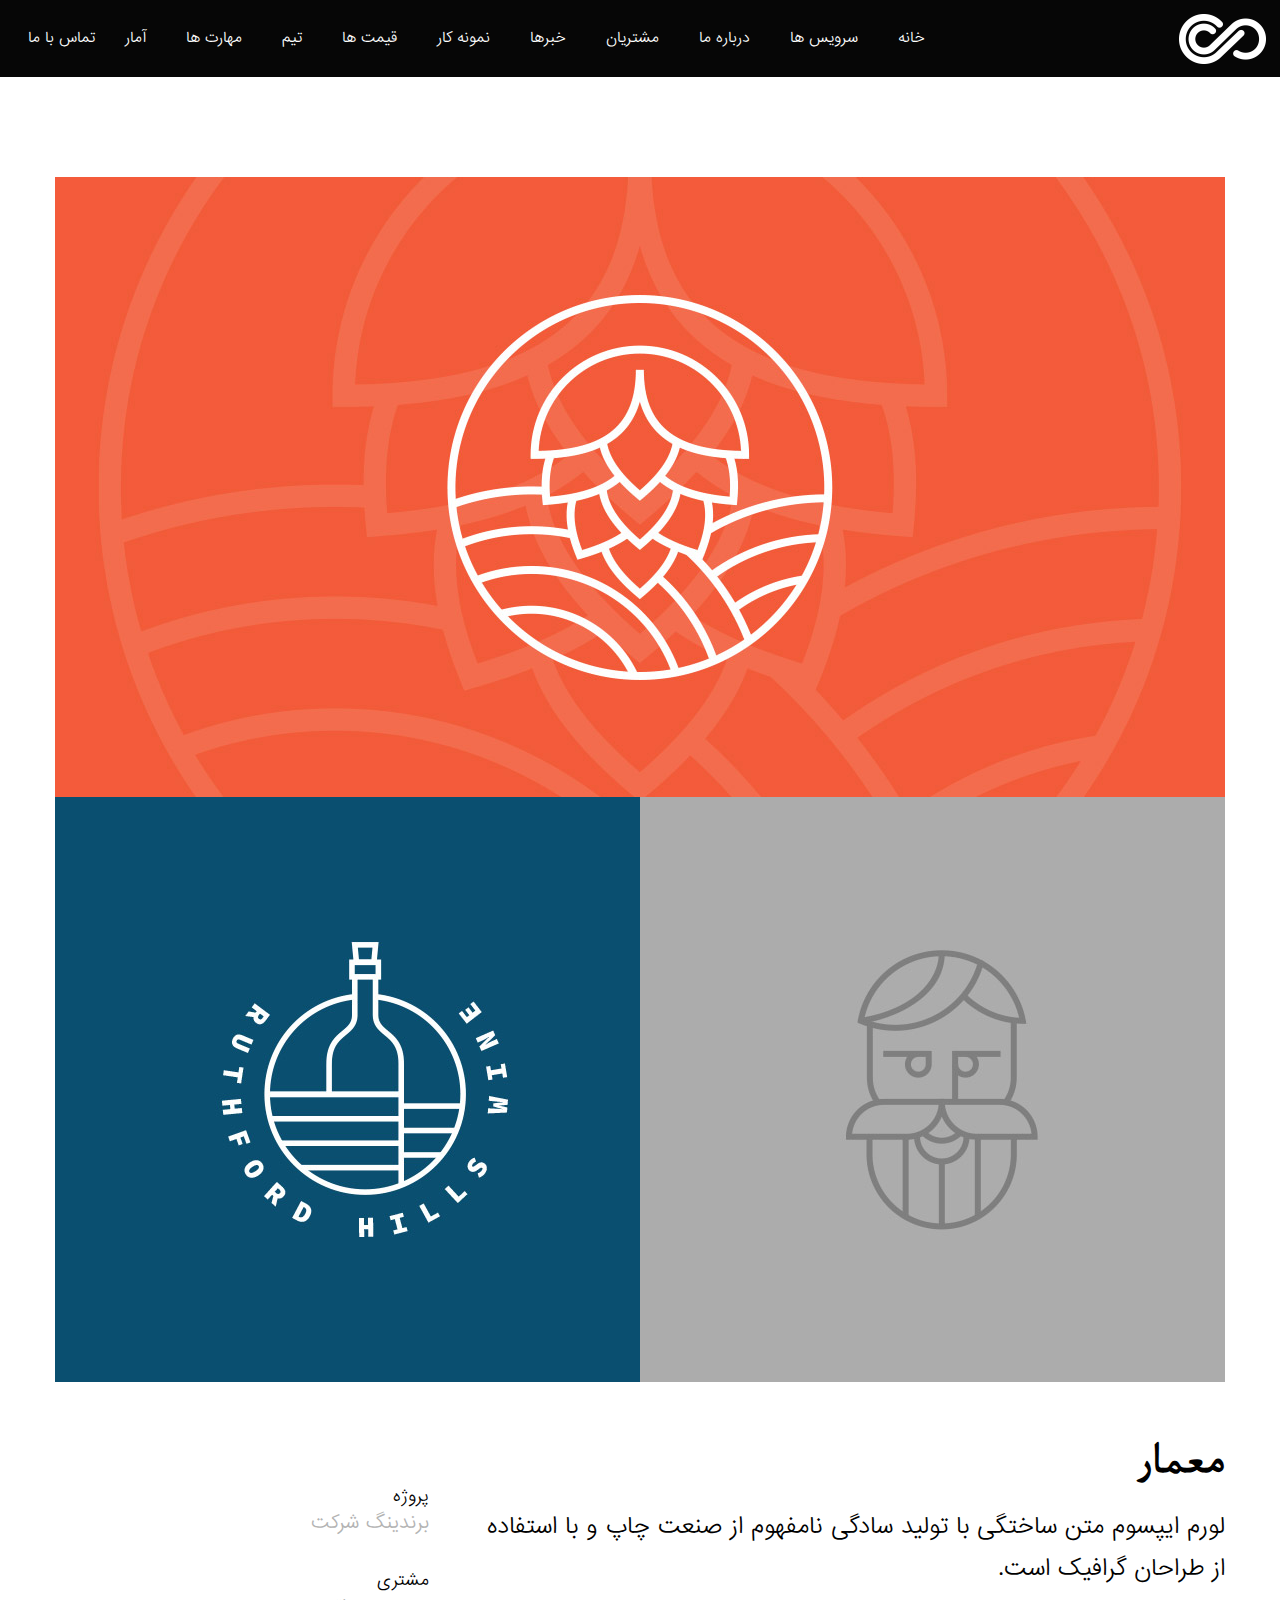
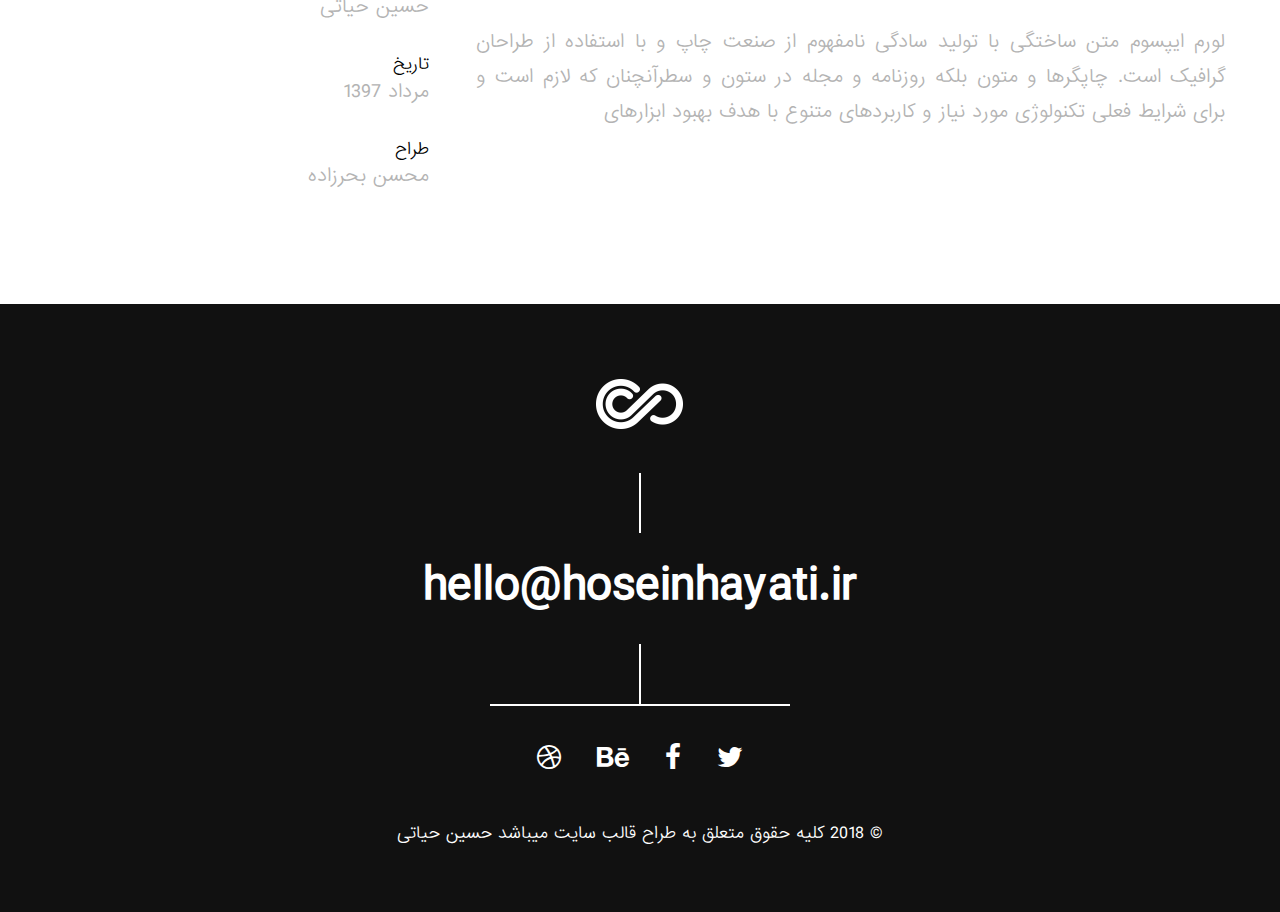
<file: portfolio-4.html>
<!DOCTYPE HTML>
<html lang="fa-IR">
    <head>
        <title>یک قالب برای حرفه ای ها - Seppo</title>
        <meta http-equiv="Content-Type" content="text/html; charset=UTF-8">
        <meta name="description" content="یک قالب دیگر از حسین حیاتی" />
        <meta name="keywords" content="HTML, CSS, JavaScript, PHP" />
        <meta name="author" content="حسین حیاتی" />
        <meta name="viewport" content="width=device-width, initial-scale=1, maximum-scale=1">

        <link rel="shortcut icon" href="images/favicon.ico" />    
        <link rel="stylesheet" type="text/css"  href='style.css' />
        <link rel="stylesheet" type="text/css"  href='css/rtl.css' />

        <!--[if lt IE 9]>
                <script src="js/html5shiv.js"></script>            
                <script src="js/respond.min.js"></script>                   
        <![endif]-->  		
    </head>

    <body>

        <div class="site-wrapper">   

            <div class="doc-loader">
                <img src="images/preloader.gif" alt="Seppo">
            </div>       

            <header class="header-holder">             
                <div class="menu-wrapper center-relative relative">             
                    <div class="header-logo">
                        <a href="index.html">
                            <img src="images/logo.png" alt="Seppo">
                        </a>               
                    </div>

                    <div class="toggle-holder">
                        <div id="toggle">
                            <div class="first-menu-line"></div>
                            <div class="second-menu-line"></div>
                            <div class="third-menu-line"></div>
                        </div>
                    </div>

                    <div class="menu-holder">
                        <nav id="header-main-menu">
                            <ul class="main-menu sm sm-clean">
                                <li>
                                    <a class="scroll" href="index.html#home">خانه</a>
                                </li>
                                <li>
                                    <a class="scroll" href="index.html#services">سرویس ها</a>
                                </li>
                                <li>
                                    <a class="scroll" href="index.html#about">درباره ما</a>
                                </li>
                                <li>
                                    <a class="scroll" href="index.html#clients">مشتریان</a>
                                </li>
                                <li>
                                    <a class="scroll" href="index.html#news">خبرها</a>
                                </li>
                                <li>
                                    <a class="scroll" href="index.html#portfolio">نمونه کار</a>
                                </li>
                                <li>
                                    <a class="scroll" href="index.html#pricing">قیمت ها</a>
                                </li>
                                <li>
                                    <a class="scroll" href="index.html#team">تیم</a>
                                </li>
                                <li>
                                    <a class="scroll" href="index.html#skills">مهارت ها</a>
                                </li>
                                <li>
                                    <a class="scroll" href="index.html#millstones">آمار</a>
                                </li>
                                <li>
                                    <a class="scroll" href="index.html#contact">تماس با ما</a>
                                </li>
                            </ul>
                        </nav>                       
                    </div>
                    <div class="clear"></div>   
                </div>
            </header>                  

            <div id="content" class="site-content center-relative">       
                <div class="portfolio-item-wrapper center-relative content-1170">
                    <div class="portfolio-content">
                        <div class="one margin-0">
                            <img src="images/item_img_02.jpg" alt="" />
                        </div>
                        <div class="one_half margin-0">
                            <img src="images/item_img_02b.jpg" alt="" />
                        </div>
                        <div class="one_half last margin-0">
                            <img src="images/item_img_02c.jpg" alt="" />
                        </div>
                        <div class="clear"></div>
                        <br>


                      


                        <div class="one_third">
                            <br>
                            <br>
                            <div class="info-code">
                                <p class="info-code-title">پروژه</p>               
                                <p class="info-code-content">برندینگ شرکت</p>
                            </div>
                            <div class="info-code">
                                <p class="info-code-title">مشتری</p>               
                                <p class="info-code-content">حسین حیاتی</p>
                            </div>
                            <div class="info-code">
                                <p class="info-code-title">تاریخ</p>               
                                <p class="info-code-content">مرداد 1397</p>
                            </div>
                            <div class="info-code">
                                <p class="info-code-title">طراح</p>               
                                <p class="info-code-content">محسن بحرزاده</p>
                            </div>
                        </div>

                        <div class="two_third last">
                            <h1>معمار</h1>
                            <div class="info-text">
                                لورم ایپسوم متن ساختگی با تولید سادگی نامفهوم از صنعت چاپ و با استفاده از طراحان گرافیک است.                             </div>
                            <br>
                            <p>
                                لورم ایپسوم متن ساختگی با تولید سادگی نامفهوم از صنعت چاپ و با استفاده از طراحان گرافیک است. چاپگرها و متون بلکه روزنامه و مجله در ستون و سطرآنچنان که لازم است و برای شرایط فعلی تکنولوژی مورد نیاز و کاربردهای متنوع با هدف بهبود ابزارهای                            </p>
                        </div>
                        <div class="clear"></div>
                    </div>  
                </div>
            </div>

            <!-- Footer -->
            <footer class="footer">
                <div class="footer-content center-relative">
                    <div class="footer-logo">
                        <img src="images/footer_logo.png" alt="Seppo" />
                    </div>        
                    <div class="footer-logo-divider"></div>
                    <div class="footer-mail">            
                        <a href="mailto:hello@site.com">hello@hoseinhayati.ir</a>
                    </div>
                    <div class="footer-social-divider"></div>
                    <div class="social-holder">
                        <a href="index.html#">
                            <span class="fa fa-twitter"></span>
                        </a>
                        <a href="index.html#">
                            <span class="fa fa-facebook"></span>
                        </a>
                        <a href="index.html#">
                            <span class="fa fa-behance"></span>
                        </a>
                        <a href="index.html#">
                            <span class="fa fa-dribbble"></span>
                        </a>
                    </div>

                    <div class="copyright-holder">
                        © 2018 کلیه حقوق متعلق به طراح قالب سایت میباشد <a href="http://hoseinhayati.ir">حسین حیاتی</a>            
                    </div>
                </div>
            </footer>
        </div>

        <!--Load JavaScript-->
        <script src="js/jquery.js"></script>			                                       
        <script src="js/jquery.sticky.js"></script>			                                       
        <script src="js/tipper.js"></script>			                                       
        <script src="js/jarallax.js"></script>			                                       
        <script src="js/jarallax-element.min.js"></script>			                                       
        <script src='js/imagesloaded.pkgd.js'></script>                
        <script src='js/jquery.fitvids.js'></script>                
        <script src='js/jquery.smartmenus.min.js'></script>                                 
        <script src='js/isotope.pkgd.js'></script>                                                 
        <script src='js/owl.carousel.min.js'></script>                          
        <script src='js/jquery.sticky-kit.min.js'></script>                          
        <script src='js/main.js'></script>
    </body>
</html>
</file>
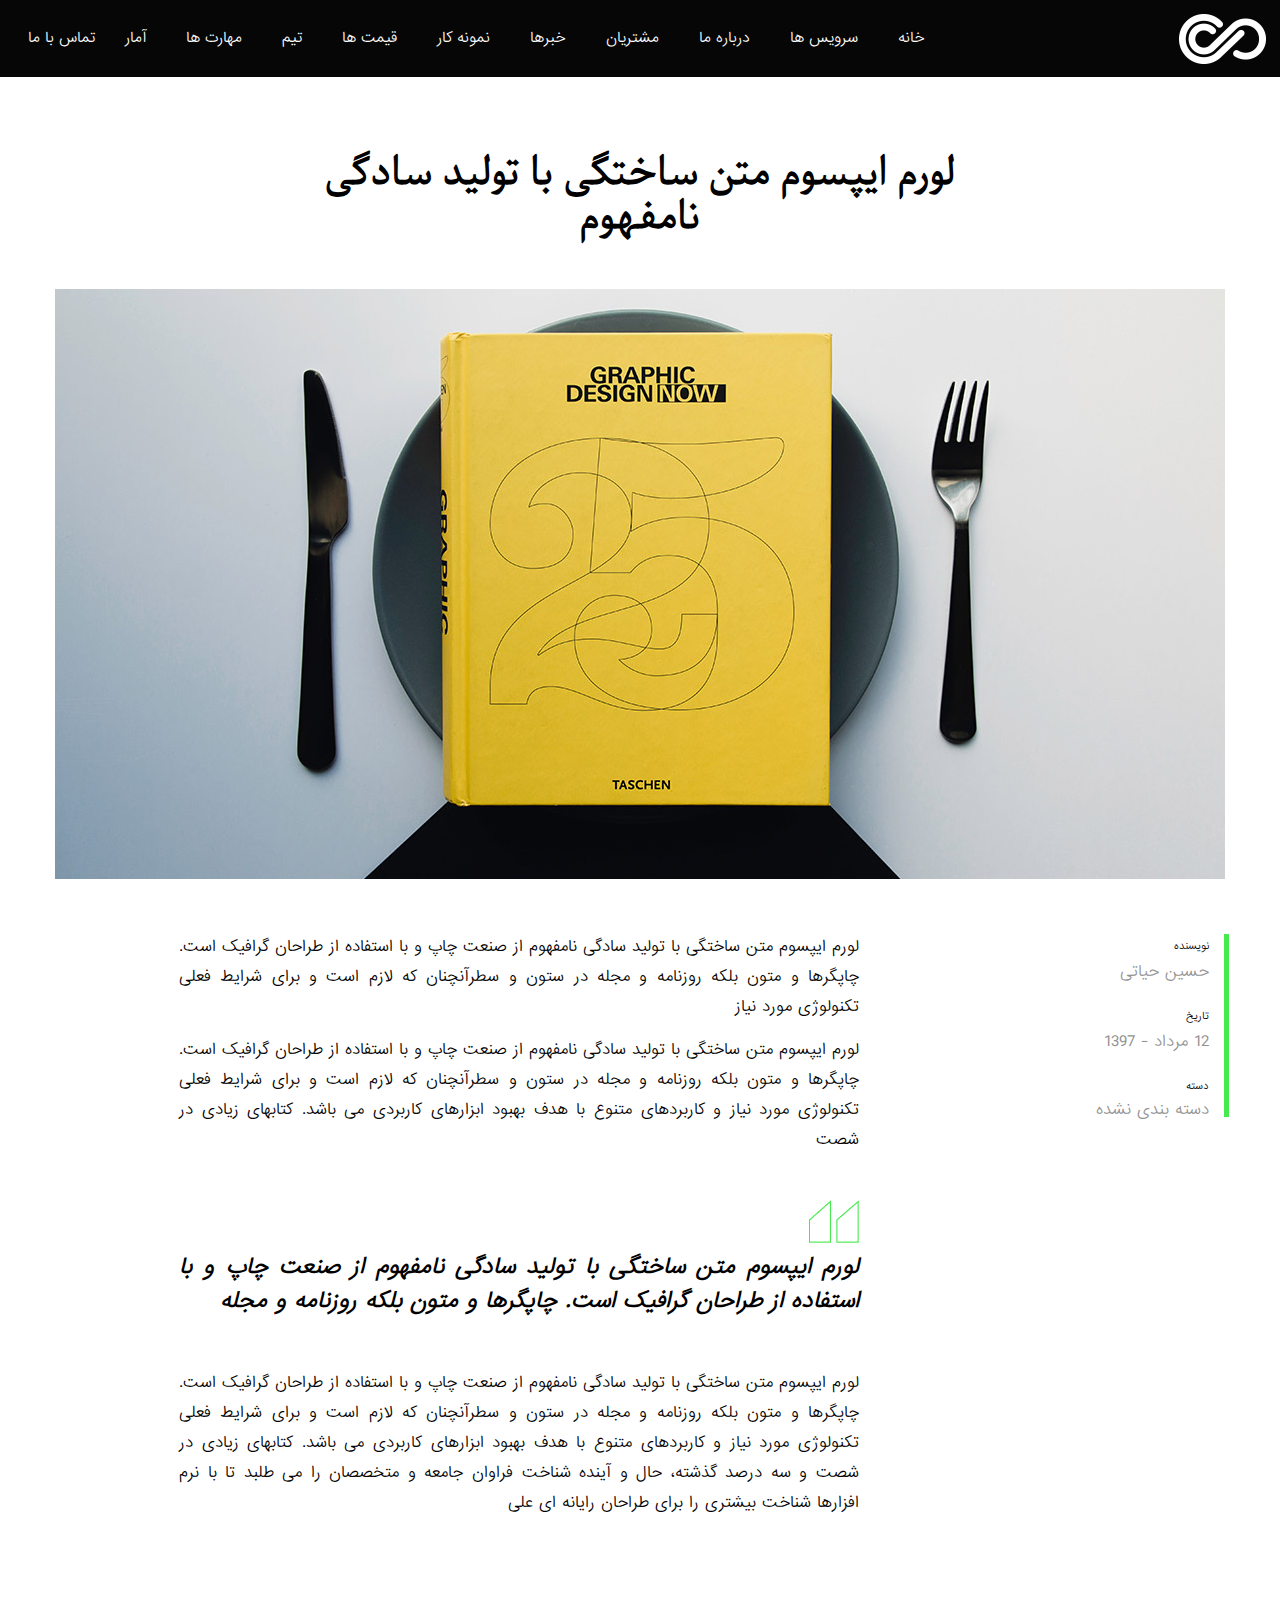
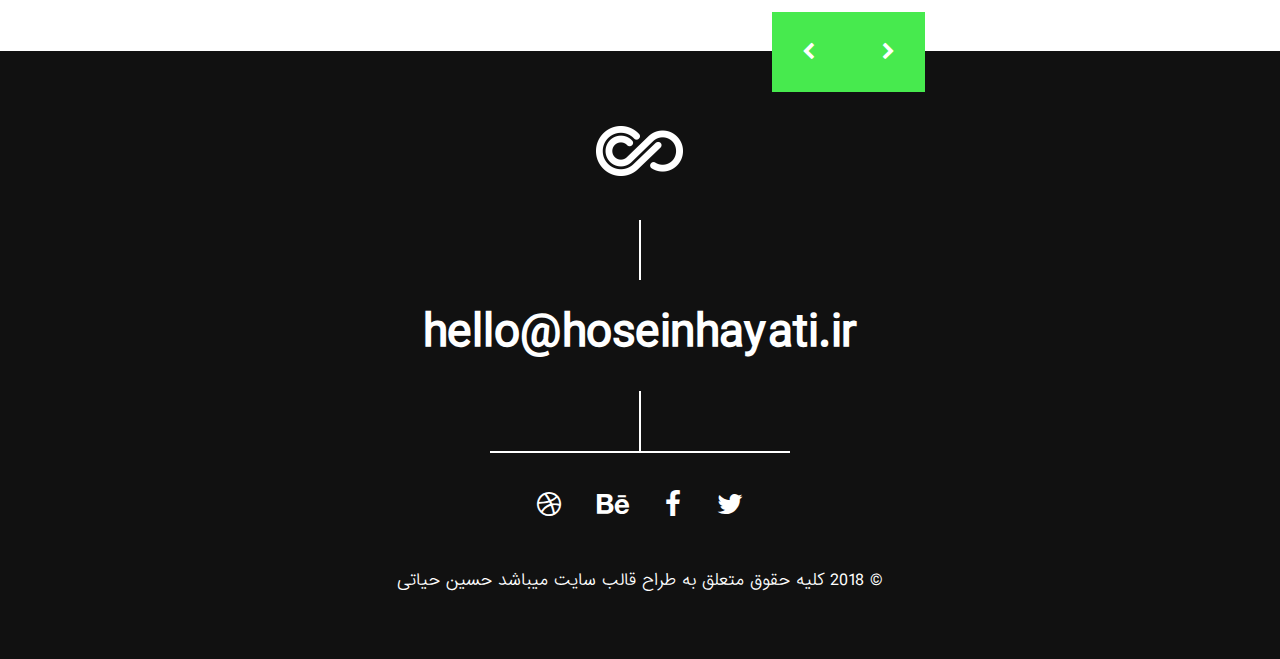
<file: single.html>
<!DOCTYPE HTML>
<html lang="fa-IR">
    <head>
        <title>یک قالب برای حرفه ای ها - Seppo</title>
        <meta http-equiv="Content-Type" content="text/html; charset=UTF-8">
        <meta name="description" content="یک قالب دیگر از حسین حیاتی" />
        <meta name="keywords" content="HTML, CSS, JavaScript, PHP" />
        <meta name="author" content="حسین حیاتی" />
        <meta name="viewport" content="width=device-width, initial-scale=1, maximum-scale=1">

        <link rel="shortcut icon" href="images/favicon.ico" />    
        <link rel="stylesheet" type="text/css"  href='style.css' />
        <link rel="stylesheet" type="text/css"  href='css/rtl.css' />

        <!--[if lt IE 9]>
                <script src="js/html5shiv.js"></script>            
                <script src="js/respond.min.js"></script>                   
        <![endif]-->  		
    </head>

    <body class="single single-post">

        <div class="site-wrapper">   

            <div class="doc-loader">
                <img src="images/preloader.gif" alt="Seppo">
            </div>       

            <header class="header-holder">             
                <div class="menu-wrapper center-relative relative">             
                    <div class="header-logo">
                        <a href="index.html">
                            <img src="images/logo.png" alt="Seppo">
                        </a>               
                    </div>

                    <div class="toggle-holder">
                        <div id="toggle">
                            <div class="first-menu-line"></div>
                            <div class="second-menu-line"></div>
                            <div class="third-menu-line"></div>
                        </div>
                    </div>

                    <div class="menu-holder">
                        <nav id="header-main-menu">
                            <ul class="main-menu sm sm-clean">
                                <li>
                                    <a class="scroll" href="index.html#home">خانه</a>
                                </li>
                                <li>
                                    <a class="scroll" href="index.html#services">سرویس ها</a>
                                </li>
                                <li>
                                    <a class="scroll" href="index.html#about">درباره ما</a>
                                </li>
                                <li>
                                    <a class="scroll" href="index.html#clients">مشتریان</a>
                                </li>
                                <li>
                                    <a class="scroll" href="index.html#news">خبرها</a>
                                </li>
                                <li>
                                    <a class="scroll" href="index.html#portfolio">نمونه کار</a>
                                </li>
                                <li>
                                    <a class="scroll" href="index.html#pricing">قیمت ها</a>
                                </li>
                                <li>
                                    <a class="scroll" href="index.html#team">تیم</a>
                                </li>
                                <li>
                                    <a class="scroll" href="index.html#skills">مهارت ها</a>
                                </li>
                                <li>
                                    <a class="scroll" href="index.html#millstones">آمار</a>
                                </li>
                                <li>
                                    <a class="scroll" href="index.html#contact">تماس با ما</a>
                                </li>
                            </ul>
                        </nav>                       
                    </div>
                    <div class="clear"></div>   
                </div>
            </header>                  

            <div id="content" class="site-content center-relative">
                <article>              
                    <div class="post-wrapper center-relative">                                                        
                        <h1 class="entry-title">
                            لورم ایپسوم متن ساختگی با تولید سادگی نامفهوم                        </h1>     
                        <div class="single-post-featured-image">
                            <img src="images/post_slide_02.jpg" alt="" />
                        </div>                        

                        <div class="single-content-wrapper content-1170 center-relative">      
                            <div class="post-info-wrapper">  
                                <div class="sticky-spacer">
                                    <div class="entry-info">
                                        <div>
                                            <div class="text-holder">نویسنده</div>
                                            <div class="author-nickname">
                                                <a href="single.html#" title="Posts by John Williams" rel="author">
                                                    حسین حیاتی
                                                </a>                                        
                                            </div> 
                                        </div> 
                                        <div> 
                                            <div class="text-holder">تاریخ</div>
                                            <div class="entry-date published">12 مرداد - 1397</div>
                                        </div>
                                        <div>
                                            <div class="text-holder">دسته</div>
                                            <div class="cat-links">
                                                <ul>
                                                    <li>
                                                        <a href="single.html#">دسته بندی نشده</a>
                                                    </li> 
                                                </ul>                                
                                            </div>
                                        </div>  
                                    </div>
                                </div>
                            </div>

                            <div class="entry-content">                            
                                <p>
                                    لورم ایپسوم متن ساختگی با تولید سادگی نامفهوم از صنعت چاپ و با استفاده از طراحان گرافیک است. چاپگرها و متون بلکه روزنامه و مجله در ستون و سطرآنچنان که لازم است و برای شرایط فعلی تکنولوژی مورد نیاز                                 </p>
                                <p>
                                    لورم ایپسوم متن ساختگی با تولید سادگی نامفهوم از صنعت چاپ و با استفاده از طراحان گرافیک است. چاپگرها و متون بلکه روزنامه و مجله در ستون و سطرآنچنان که لازم است و برای شرایط فعلی تکنولوژی مورد نیاز و کاربردهای متنوع با هدف بهبود ابزارهای کاربردی می باشد. کتابهای زیادی در شصت                                 </p>
                                <blockquote>
                                    <p>
                                        لورم ایپسوم متن ساختگی با تولید سادگی نامفهوم از صنعت چاپ و با استفاده از طراحان گرافیک است. چاپگرها و متون بلکه روزنامه و مجله                                     </p>
                                </blockquote>
                                <p>
                                    لورم ایپسوم متن ساختگی با تولید سادگی نامفهوم از صنعت چاپ و با استفاده از طراحان گرافیک است. چاپگرها و متون بلکه روزنامه و مجله در ستون و سطرآنچنان که لازم است و برای شرایط فعلی تکنولوژی مورد نیاز و کاربردهای متنوع با هدف بهبود ابزارهای کاربردی می باشد. کتابهای زیادی در شصت و سه درصد گذشته، حال و آینده شناخت فراوان جامعه و متخصصان را می طلبد تا با نرم افزارها شناخت بیشتری را برای طراحان رایانه ای علی                                </p>
                            </div>
                            <div class="clear"></div>
                        </div>                                       
                    </div>                
                </article> 

                <div class="nav-links block center-relative content-570">                                
                    <a class="nav-previous tooltip" data-title=" از صنعت چاپ و با استفاده از طراحان " href="single.html#">
                        <span class="fa fa-chevron-right" aria-hidden="true"></span> 
                    </a>                
                    <a class="nav-next tooltip" data-title=" از صنعت چاپ و با استفاده از طراحان " href="single.html#">
                        <span class="fa fa-chevron-left" aria-hidden="true"></span> 
                    </a>       
                </div>  
            </div>

            <!-- Footer -->
            <footer class="footer">
                <div class="footer-content center-relative">
                    <div class="footer-logo">
                        <img src="images/footer_logo.png" alt="Seppo" />
                    </div>        
                    <div class="footer-logo-divider"></div>
                    <div class="footer-mail">            
                        <a href="mailto:hello@site.com">hello@hoseinhayati.ir</a>
                    </div>
                    <div class="footer-social-divider"></div>
                    <div class="social-holder">
                        <a href="index.html#">
                            <span class="fa fa-twitter"></span>
                        </a>
                        <a href="index.html#">
                            <span class="fa fa-facebook"></span>
                        </a>
                        <a href="index.html#">
                            <span class="fa fa-behance"></span>
                        </a>
                        <a href="index.html#">
                            <span class="fa fa-dribbble"></span>
                        </a>
                    </div>

                    <div class="copyright-holder">
                        © 2018 کلیه حقوق متعلق به طراح قالب سایت میباشد <a href="http://hoseinhayati.ir">حسین حیاتی</a>            
                    </div>
                </div>
            </footer>
        </div>

        <!--Load JavaScript-->
        <script src="js/jquery.js"></script>			                                       
        <script src="js/jquery.sticky.js"></script>			                                       
        <script src="js/tipper.js"></script>			                                       
        <script src="js/jarallax.js"></script>			                                       
        <script src="js/jarallax-element.min.js"></script>			                                       
        <script src='js/imagesloaded.pkgd.js'></script>                
        <script src='js/jquery.fitvids.js'></script>                
        <script src='js/jquery.smartmenus.min.js'></script>                                 
        <script src='js/isotope.pkgd.js'></script>                                                 
        <script src='js/owl.carousel.min.js'></script>                          
        <script src='js/jquery.sticky-kit.min.js'></script>                          
        <script src='js/main.js'></script>
    </body>
</html>
</file>
<file: style.css>
/*------------------------------------------------------------------
[Table of contents]
1. 3rd Part CSS Libraries
2. Global CSS
        2.1 Global Header Logo/Menu CSS	
        2.2 General Section CSS
        2.3 Columns CSS
        2.4 Button CSS
        2.5 Image/Text Slider CSS
3. Home Section CSS
4. Services Section CSS
5. About Section CSS
6. Clients Section CSS
7. News Section CSS
8. Portfolio Section CSS
        8.1 Single Portfolio
9. Pricing Section CSS
10. Team Section CSS
11. Skills Section CSS
12. Milestones Section CSS
13. Blog Page CSS
14. Single Post CSS
        14.1 Tipper CSS
15. Contact Section CSS
16. Footer CSS
17. Responsive CSS
-------------------------------------------------------------------*/


/* ===================================
    1. 3rd Part CSS Libraries
====================================== */

@import url("css/clear.css");
@import url("css/font-awesome.min.css");
@import url("css/sm-clean.css");
@import url("css/owl.carousel.min.css");
@import url("css/owl.theme.default.min.css");
@import url("css/common.css");



/* ===================================
    2. Global CSS
====================================== */

body {
    font-family: 'Rubik', sans-serif;
    font-size: 18px;
    line-height: 35px;
    font-weight: 400;
    color: #b3b3b3;
    background-color: #ffffff;
    overflow-x: hidden;
}

    body a {
        text-decoration: none;
        color: #47ea4e;
        transition: color .3s ease;
    }

        body a:hover {
            color: #47ea4e;
        }

    body p,
    body pre {
        margin-bottom: 13px;
        text-align: justify;
        /* font-family: parastoo; */
        clear: both;
    }

.site-wrapper img {
    max-width: 100%;
    max-height: 100%;
    width: auto;
    height: auto;
}

.doc-loader {
    position: fixed;
    left: 0px;
    top: 0px;
    width: 100%;
    height: 100%;
    z-index: 99999;
    background-color: #000;
}

    .doc-loader img {
        width: 100px;
        height: 100px;
        position: absolute;
        top: 50%;
        left: 50%;
        transform: translate(-50%, -50%);
    }

.content-1170 {
    width: 1170px;
}

.content-960 {
    width: 960px;
}

.content-570 {
    width: 570px;
}

.pagination-holder {
    margin: 60px 0;
}

.section-wrapper {
    position: relative;
    padding: 200px 0 115px 0;
}


/* ===================================
    2.1 Global Header Logo/Menu CSS
====================================== */

.header-holder {
    z-index: 99 !important;
    background-color: #060606;
    width: 100% !important;
    top: 0;
    position: fixed;
    -webkit-transform: translateZ(0);
}

.sticky-wrapper {
    height: 77px !important;
}

.menu-wrapper {
    width: 98%;
    max-width: 1450px;
    min-height: 77px;
}

.header-logo {
    line-height: 0;
    font-size: 0;
    float: left;
    position: absolute;
    transform: translateY(-50%);
    top: 50%;
}

    .header-logo img {
        width: 88px;
        height: 50px;
    }

.menu-holder {
    float: left;
    max-width: 85%;
}

.toggle-holder {
    display: none;
    right: 10px;
    z-index: 1;
    position: absolute;
    top: 50%;
    transform: translateY(-50%);
}

#toggle:hover {
    cursor: pointer;
}

#toggle div {
    height: 3px;
    margin-bottom: 6px;
    background-color: #fff;
    width: 22px;
}

#toggle .second-menu-line {
    -webkit-transition: -webkit-transform 0.3s ease;
    transition: transform 0.3s ease;
    -webkit-transform: translate3d(10px,0,0);
    transform: translate3d(10px,0,0);
}

#toggle:hover .second-menu-line {
    -webkit-transform: translate3d(0,0,0) !important;
    transform: translate3d(0,0,0) !important;
}

#toggle.on .second-menu-line {
    -webkit-transform: translate3d(-10px,0,0);
    transform: translate3d(-10px,0,0);
}

#toggle .third-menu-line {
    margin-bottom: 5px;
}

#header-main-menu {
    display: inline-block;
}

.sm-clean .has-submenu {
    padding-right: 35px !important;
}

.sm-clean li a.menu-item-link {
    cursor: pointer;
    color: #ffffff;
}

.sm-clean a span.sub-arrow {
    right: 3px;
}

.sm-clean a.highlighted {
    padding: 15px;
}

.sm-clean a,
.sm-clean a:hover,
.sm-clean a:focus,
.sm-clean a:active {
    font-size: 14px;
    font-weight: 400;
    transition: color .3s ease, background-color .3s ease;
    padding: 15px;
    letter-spacing: 0.5px;
    color: #fff;
}

.sm-clean ul a,
.sm-clean ul a:hover,
.sm-clean ul a:focus,
.sm-clean ul a:active {
    font-size: 13px;
    line-height: 15px;
    padding: 10px;
    padding-top: 10px !important;
    padding-bottom: 10px !important;
}

.sm-clean {
    background-color: transparent;
    padding: 15px 0;
}

body .sm-clean a:hover,
body .main-menu.sm-clean .sub-menu li a:hover,
body .sm-clean li.active a,
body .sm-clean li.current-page-ancestor > a,
body .sm-clean li.current_page_ancestor > a,
body .sm-clean li.current_page_item > a {
    color: #47ea4e;
}

.sm-clean li {
    margin-right: 10px;
}

    .sm-clean li:last-child {
        margin-right: 0;
    }

.sm-clean ul {
    background-color: #000;
}

.sm-clean a.has-submenu {
    padding-right: 24px;
}

.sub-menu a,
.children a {
    padding-left: 15px !important;
}

.sub-menu .sub-menu,
.children .children {
    padding-top: 8px;
}

    .sub-menu .sub-menu a,
    .children .children a,
    .sub-menu .sub-menu a:hover,
    .children .children a:hover {
        padding-top: 10px !important;
    }

@media (min-width: 925px) {

    .sm-clean ul a span.sub-arrow {
        margin-top: 0;
    }

    .sm-clean ul {
        padding: 8px 0;
    }
}

@media (max-width: 925px) {

    .sm-clean ul {
        background-color: #fff;
    }
}

.sm-clean > li:last-child > a,
.sm-clean > li:last-child > *:not(ul) a,
.sm-clean > li:last-child > ul,
.sm-clean > li:last-child > ul > li:last-child > a,
.sm-clean > li:last-child > ul > li:last-child > *:not(ul) a,
.sm-clean > li:last-child > ul > li:last-child > ul,
.sm-clean > li:last-child > ul > li:last-child > ul > li:last-child > a,
.sm-clean > li:last-child > ul > li:last-child > ul > li:last-child > *:not(ul) a,
.sm-clean > li:last-child > ul > li:last-child > ul > li:last-child > ul,
.sm-clean > li:last-child > ul > li:last-child > ul > li:last-child > ul > li:last-child > a,
.sm-clean > li:last-child > ul > li:last-child > ul > li:last-child > ul > li:last-child > *:not(ul) a,
.sm-clean > li:last-child > ul > li:last-child > ul > li:last-child > ul > li:last-child > ul,
.sm-clean > li:last-child > ul > li:last-child > ul > li:last-child > ul > li:last-child > ul > li:last-child > a,
.sm-clean > li:last-child > ul > li:last-child > ul > li:last-child > ul > li:last-child > ul > li:last-child > *:not(ul) a,
.sm-clean > li:last-child > ul > li:last-child > ul > li:last-child > ul > li:last-child > ul > li:last-child > ul {
    border-radius: 5px;
}


/* ===================================
    2.2 General Section CSS
====================================== */

.section {
    position: relative;
}

.page-title-holder {
    position: absolute;
    top: 0;
    right: 0;
    background-color: #47ea4e;
    width: 285px;
    display: inline-block;
    z-index: 98;
    height: 130px;
}

    .page-title-holder:after {
        content: "";
        width: 0;
        height: 0;
        border-style: solid;
        border-width: 130px 0px 130px 60px;
        border-color: #47ea4e transparent transparent transparent;
        position: absolute;
        top: 0;
        left: 0;
        transform: translateX(-100%);
    }

.section h3.entry-title {
    font-size: 16px;
    line-height: 149%;
    font-weight: 400;
    word-break: break-word;
    text-align: center;
    color: #fff;
    letter-spacing: 2px;
    margin-top: 32px;
}

.page .page-content {
    background-color: #fff;
    padding: 75px;
}

.no-padding .section-wrapper {
    padding: 0 !important;
    width: 100%;
    max-width: 100%;
}

[data-jarallax-element] {
    z-index: 30 !important;
}

.medium-text {
    color: #000;
    font-size: 51px;
    line-height: 138%;
    font-weight: 900;
    padding-bottom: 35px;
    /* font-weight: bold; */
}

.title-description-up {
    font-size: 17px;
    margin-bottom: 0;
    letter-spacing: 1px;
}

.info-text {
    font-size: 22px;
    line-height: 190%;
    color: #000;
}

.info-code-title {
    font-size: 16px;
    color: #000;
    letter-spacing: 2px;
    margin-bottom: 0;
    line-height: 120%;
}

.info-code-content,
.info-code-content a {
    color: #b3b3b3;
    margin-bottom: 30px;
}

.tp-bullet-title {
    display: none !important;
}

.isotope.no-transition,
.isotope.no-transition .isotope-item,
.isotope .isotope-item.no-transition {
    transition-duration: 0s;
}

.social {
    display: inline-block;
    font-size: 25px;
    margin-right: 20px;
}

body .social a {
    color: #000 !important;
    transition: all .3s ease;
}

    body .social a:hover {
        opacity: 0.5;
    }


/* ===================================
    2.3 Columns CSS
====================================== */

.one_half,
.one_third,
.two_third,
.three_fourth,
.one_fourth {
    margin-right: 0%;
    float: left;
    position: relative;
    margin-bottom: 30px;
    margin-left: 4%;
}

.last {
    margin-right: 0 !important;
    clear: right;
    /* margin-right: 0% !important; */
}

.one {
    display: block;
    clear: both;
    margin-bottom: 30px;
}

.one_half {
    width: 46%;
}

.one_third {
    width: 28%;
}

.two_third {
    width: 64%;
}

.one_fourth {
    width: 19%;
}

.three_fourth {
    width: 73%;
}

.one_half.margin-0 {
    width: 50%;
}

.one_third.margin-0 {
    width: calc(100% / 3);
}

.two_third.margin-0 {
    width: calc(100% / 3 * 2);
}

.one_fourth.margin-0 {
    width: 25%;
}

.three_fourth.margin-0 {
    width: 75%;
}


/* ===================================
    2.4 Button CSS
====================================== */

body a.button {
    display: inline-block;
    color: #fff;
    background-color: #47ea4e;
    text-align: right;
    padding: 10px 40px;
    cursor: pointer;
    vertical-align: middle;
    text-decoration: none;
    transition: all .2s linear;
    margin-bottom: 17px;
    border: 2px solid #47ea4e;
    border-radius: 50px;
    font-size: 14px;
    letter-spacing: 1px;
    box-sizing: border-box;
    margin-top: 24px;
    clear: both;
}

a.button:hover {
    background-color: transparent;
    color: #47ea4e;
}

a.button-dot {
    color: #fff !important;
    font-size: 16px;
    position: relative;
}

    a.button-dot:hover {
        color: #fff;
    }

    a.button-dot span {
        transition: .3s;
        display: inline-block;
        margin-left: 50px;
        letter-spacing: 2px;
    }

    a.button-dot:hover span {
        transform: translateX(-8px);
    }

    a.button-dot:before {
        content: "";
        width: 30px;
        height: 30px;
        border: 2px solid #fff;
        background: transparent;
        border-radius: 90%;
        top: -7px;
        right: -36px;
        position: absolute;
        transition: .3s;
    }

    a.button-dot:hover:before {
        width: calc(100% + 30px);
        height: 51px;
        border-radius: 50px;
        top: -18px;
    }


/* ===================================
    2.5 Image/Text Slider CSS
====================================== */

.image-slider-wrapper {
    margin-bottom: 20px;
}

.single-post-header-content .image-slider-wrapper {
    margin-bottom: 0;
}

.owl-carousel .owl-stage-outer {
    height: auto !important;
    direction: ltr;
}

.owl-theme .owl-dots {
    padding-top: 25px;
    line-height: 0;
}

    .owl-theme .owl-dots .owl-dot span {
        margin: 0;
        background-color: rgba(255, 255, 255, 0.5);
        transition: all .2s ease;
        width: 17px;
        height: 17px;
        border-radius: 90%;
    }

    .owl-theme .owl-dots .owl-dot {
        border-radius: 90%;
        transition: all .3s ease;
        border: 2px solid #000;
        margin: 3px;
    }

        .owl-theme .owl-dots .owl-dot:hover span {
            background-color: #fff;
        }

        .owl-theme .owl-dots .owl-dot.active {
            background-color: #000;
        }

            .owl-theme .owl-dots .owl-dot.active span {
                background-color: transparent;
            }

.text-slider-wrapper {
    font-size: 24px;
    line-height: 35px;
    background-color: #000;
    padding: 130px;
}

.text-slider-header-quotes {
    margin-bottom: 60px;
    background-image: url(images/quotes_image.png);
    background-repeat: no-repeat;
    width: 87px;
    height: 74px;
    background-size: 87px 74px;
}

.text-slider-wrapper .text-slide {
    text-align: right;
    font-size: 28px;
    line-height: 170%;
    overflow: hidden;
}

    .text-slider-wrapper .text-slide:after {
        content: "";
        display: table;
        clear: both;
    }

.text-slider-wrapper .text-slide-name {
    font-size: 18px;
    line-height: 100%;
    margin: 0 12px 0 0;
    display: inline-block;
    vertical-align: middle;
}

.text-slider-wrapper .text-slide-position {
    font-size: 18px;
    line-height: 100%;
    letter-spacing: 1px;
    color: #fff;
    display: inline-block;
    vertical-align: middle;
    margin: 0;
}

.text-slider-wrapper img.text-slide-img {
    width: 70px !important;
    height: 70px;
    border-radius: 90%;
    display: inline-block;
    margin-right: 25px;
    vertical-align: middle;
}

.text-slide-content {
    margin-bottom: 60px;
}

.text-slider-wrapper .owl-nav {
    position: absolute;
    bottom: 10px;
    left: 0;
}

.text-slider-wrapper .owl-theme .owl-prev {
    background-image: url('images/nav_right.png') !important;
    background-color: transparent !important;
    font-size: 0;
    width: 30px;
    padding: 0;
    height: 30px;
    background-repeat: no-repeat !important;
    background-size: 30px !important;
    transition: .3s;
    opacity: 0.7;
    margin-right: 10px;
}

    .text-slider-wrapper .owl-theme .owl-prev:hover {
        opacity: 1;
    }

.text-slider-wrapper .owl-theme .owl-next {
    background-image: url('images/nav_left.png') !important;
    background-color: transparent !important;
    font-size: 0;
    width: 30px;
    padding: 0;
    height: 30px;
    background-repeat: no-repeat !important;
    background-size: 30px !important;
    transition: .3s;
    opacity: 0.7;
}

    .text-slider-wrapper .owl-theme .owl-next:hover {
        opacity: 1;
    }

@-webkit-keyframes fadeIn {
    from {
        opacity: 0;
    }

    to {
        opacity: 1;
    }
}

@keyframes fadeIn {
    from {
        opacity: 0;
    }

    to {
        opacity: 1;
    }
}

.fadeIn {
    -webkit-animation-name: fadeIn;
    animation-name: fadeIn;
}

@-webkit-keyframes fadeOut {
    from {
        opacity: 1;
    }

    to {
        opacity: 0;
    }
}

@keyframes fadeOut {
    from {
        opacity: 1;
    }

    to {
        opacity: 0;
    }
}

.fadeOut {
    -webkit-animation-name: fadeOut;
    animation-name: fadeOut;
}


/* ===================================
    3. Home Section CSS
====================================== */

#home {
    background-image: url(images/hero_image_01.jpg);
    background-position: center center;
    background-size: cover;
    background-repeat: no-repeat;
    min-height: calc(100vh - 77px);
    display: flex;
}

    #home .section-wrapper {
        margin: auto;
        padding: 0;
    }

h1.big-text {
    color: #fff;
    font-size: 60px !important;
    line-height: 139%;
    margin-bottom: 40px;
    font-family: sdf !important;
    font-size: 80px;
}


/* ===================================
    4. Services Section CSS
====================================== */

#services {
    background-image: url(images/on_black_left.png);
    background-color: #000000;
    background-position: left bottom;
    background-repeat: no-repeat;
    background-size: auto;
}

.service-holder {
    margin: 25px 0;
}

    .service-holder:after {
        content: "";
        display: block;
        clear: both;
    }

.service-txt h4 {
    font-size: 46px;
    color: #fff;
    font-weight: 700;
    line-height: 110%;
}

.service-num {
    font-size: 264px;
    font-weight: 700;
    color: #000000;
    text-shadow: -1px 0 #b3b3b3, 0 1px #b3b3b3, 1px 0 #b3b3b3, 0 -1px #b3b3b3;
    line-height: 100%;
    height: 165px;
    overflow: hidden;
    margin-bottom: -10px;
    -webkit-transform: translateZ(0);
}


/* ===================================
    5. About Section CSS
====================================== */

#about {
    background-image: url(images/on_white_right.png);
    background-color: #ffffff;
    background-position: right center;
    background-repeat: no-repeat;
    background-size: auto;
}


/* ===================================
    6. Clients Section CSS
====================================== */

#clients {
    background-image: url(images/quote_image_01.jpg);
    background-position: center center;
    background-repeat: no-repeat;
    background-size: cover;
}


/* ===================================
    7. News Section CSS
====================================== */

#news {
    background-image: url(images/on_white_left.png);
    background-color: #ffffff;
    background-position: left center;
    background-repeat: no-repeat;
    background-size: auto;
}

.blog-holder-scode {
    margin-top: 0;
    width: 1370px;
    transform: translateX(100px);
    text-align: center;
}

    .blog-holder-scode article:nth-of-type(3n) {
        margin-left: 0;
    }

.blog-item-holder-scode {
    margin: 30px 0;
    width: 27%;
    display: inline-block;
    margin-left: 8%;
    vertical-align: text-top;
    text-align: right;
}

    .blog-item-holder-scode .excerpt {
        margin-top: 8px;
    }

    .blog-item-holder-scode h4 {
        padding: 0;
        margin: 19px 0;
    }

        .blog-item-holder-scode h4 a {
            color: #000 !important;
            font-size: 27px;
            line-height: 126%;
            font-weight: 700;
            transition: .3s;
            letter-spacing: -1px;
        }

            .blog-item-holder-scode h4 a:hover {
                opacity: 0.8;
            }

    .blog-item-holder-scode .post-thumbnail {
        overflow: hidden;
    }

.latest-posts-background-featured-image-holder {
    width: 100%;
    height: 600px;
    background-repeat: no-repeat;
    background-size: cover;
    background-position: center center;
    transition: .3s;
}

    .latest-posts-background-featured-image-holder:hover {
        opacity: 0.8;
        transform: scale(1.1);
    }


/* ===================================
    8. Portfolio Section CSS
====================================== */

.grid {
    width: 100%;
    margin: 0 auto;
    overflow: hidden;
    position: relative;
    max-width: 100%;
    font-size: 0;
    line-height: 0;
}

.grid-sizer {
    width: 25%;
}

.grid-item {
    float: left;
    font-size: 0;
    line-height: 0;
    width: 100%;
    overflow: hidden;
}

    .grid-item.p_one_fourth {
        width: 25%;
    }

    .grid-item.p_one_half {
        width: 50%;
    }

    .grid-item.p_three_fourth {
        width: 75%;
    }

    .grid-item.p_one {
        width: 100%;
    }

    .grid-item img {
        width: 100% !important;
        height: auto;
        display: block;
    }

    .grid-item .entry-holder {
        text-align: center;
        background-color: #fff;
        padding: 50px 20px;
    }

    .grid-item a.item-link:after {
        content: "";
        display: block;
        position: absolute;
        width: 100%;
        height: 100%;
        background-color: #000;
        left: 0;
        top: 0;
        opacity: 0;
        transition: opacity .3s ease-in-out;
    }

.portfolio-text-holder {
    color: #fff;
    position: absolute;
    bottom: 50px;
    right: 50px;
    display: inline-block;
    z-index: 1;
    opacity: 0;
    transition: all .3s ease;
}

.portfolio-title {
    font-size: 30px;
    line-height: 170%;
    margin-bottom: 0;
    font-weight: 700;
    color: #b3b3b3;
}

.portfolio-desc {
    font-size: 14px;
    line-height: 22px;
    color: #b3b3b3;
    letter-spacing: 2px;
    margin-bottom: 0;
}

.grid-item a.item-link:hover:after,
.grid-item a.item-link:hover .portfolio-text-holder {
    opacity: 1;
}

.portfolio-content h1 {
    font-size: 44px;
    color: #000;
    line-height: 130%;
}

.portfolio-load-content-holder {
    opacity: 0;
    transform: translateY(70px);
    transition: all .5s ease;
    width: 1170px;
    max-width: 75%;
    margin: 0 auto;
}

    .portfolio-load-content-holder.show {
        transform: translateY(0);
        opacity: 1;
    }

        .portfolio-load-content-holder.show.viceversa {
            opacity: 0;
            transform: translateY(70px);
        }

.section.no-padding .portfolio-content-wrapper {
    padding: 195px 0 75px 0;
}

.portfolio-content-wrapper {
    display: none;
}

    .portfolio-content-wrapper.show {
        display: block;
    }

#portfolio-grid {
    transition: all .5s ease;
    opacity: 1;
    transform: translateY(0px);
}

    #portfolio-grid.hide {
        opacity: 0;
        transform: translateY(70px);
    }

.close-icon {
    background-image: url(images/close-left-arrow.png);
    background-repeat: no-repeat;
    width: 70px;
    height: 70px;
    display: inline-block;
    margin-bottom: 20px;
    background-size: 40px;
    background-position: 50%;
    transition: all 0.3s ease;
    cursor: pointer;
    position: absolute;
    left: -100px;
    top: 195px;
}

    .close-icon:hover {
        transform: translateX(-5px);
    }


/* ===================================
    8.1 Single Portfolio
====================================== */

.portfolio-item-wrapper {
    margin-top: 100px;
    margin-bottom: 50px;
}


/* ===================================
    9. Pricing Section CSS
====================================== */

#pricing {
    background-image: url(images/on_white_right.png);
    background-color: #ffffff;
    background-position: right bottom;
    background-repeat: no-repeat;
    background-size: auto;
}

.pricing-table {
    padding-bottom: 20px;
    background-color: #ffffff;
    margin-top: 30px;
    max-width: 350px;
    margin-left: auto;
    margin-right: auto;
    border: 2px solid #000;
    position: relative;
    text-align: right;
}

.pricing-wrapper {
    padding: 0 15%;
}

.pricing-table-title {
    color: #000;
    font-size: 21px;
    font-weight: 500;
    padding: 40px 0;
    margin-bottom: 25px;
    text-align: right;
}

.pricing-num {
    font-size: 200px;
    font-weight: 700;
    color: #ffffff;
    text-shadow: -1px 0 #b3b3b3, 0 1px #b3b3b3, 1px 0 #b3b3b3, 0 -1px #b3b3b3;
    line-height: 100%;
    margin-bottom: -10px;
    position: absolute;
    top: -50px;
    left: -9px;
    z-index: 1;
}

    .pricing-num:before {
        content: "";
        width: 150px;
        background-color: white;
        position: absolute;
        right: 0;
        top: 0;
        height: 100%;
        z-index: -1;
    }

.pricing-table-price {
    font-size: 22px;
    line-height: 120%;
    color: #47ea4e;
    font-weight: 700;
    text-align: right;
}

.pricing-table-desc {
    font-size: 16px;
    letter-spacing: 1px;
    text-align: right;
}

.pricing-table ul {
    padding: 0;
    list-style: none;
    margin-top: 25px;
    margin-right: 0px;
}

    .pricing-table ul li {
        padding: 2px 0px 10px 2px;
        color: #000;
    }

.pricing-list span.fa {
    color: #47ea4e;
    margin-left: 25px;
}

.pricing-list.included-no,
.pricing-list.included-no span.fa {
    color: gray;
}

    .pricing-list.included-no span.fa:before {
        content: "\f00d";
    }

.pricing-table-content-holder {
    margin-bottom: 40px;
}

.pricing-button {
    text-align: center;
}


/* ===================================
    10. Team Section CSS
====================================== */

#team {
    background-image: url(images/on_black_left.png);
    background-color: #000000;
    background-position: left center;
    background-repeat: no-repeat;
    background-size: auto;
}

.member {
    text-align: center;
    margin: 70px 0;
}

    .member img {
        display: inline-block;
        vertical-align: middle;
        max-width: 700px;
    }

.member-content {
    margin-bottom: 35px;
}

.member-info {
    width: 380px;
    background-color: #fff;
    padding: 65px 110px;
    display: inline-block;
    vertical-align: middle;
    margin-right: -130px;
    text-align: right;
    position: relative;
    z-index: 31;
    /* direction: rtl; */
}

.member-right .member-info {
    margin-right: auto;
    margin-left: -130px;
}

.member-postition {
    margin: 0;
    font-size: 16px;
    letter-spacing: 2px;
}

.member-name {
    font-size: 48px;
    font-weight: 700;
    color: #000;
    line-height: 150%;
    margin-bottom: 35px;
    margin-top: -5px;
    padding: 0;
    text-align: right;
}

.member-social-holder {
    background: #47ea4e;
    padding: 25px 50px;
    position: absolute;
    bottom: -35px;
    right: -45px;
}

.member-right .member-social-holder {
    right: auto;
    left: -45px;
}

.member-social-holder .social a {
    color: #fff !important;
}


/* ===================================
    11. Skills Section CSS
====================================== */

.skills-holder {
    position: relative;
    margin: 40px 0;
}

.skill-holder {
    margin-bottom: 30px;
}

    .skill-holder:after {
        clear: both;
        display: block;
        content: "";
    }

.skill-percent {
    font-size: 48px;
    line-height: 100%;
    font-weight: 100;
    width: 100px;
    display: inline-block;
    vertical-align: text-top;
}

.skill {
    width: 100%;
    height: 3px;
    background-color: rgba(202, 202, 202, 0.3);
    margin-bottom: 30px;
}

.skill-text {
    display: inline-block;
    width: calc(100% - 145px);
    margin-right: 0;
    float: right;
    vertical-align: text-top;
}

.skill-fill {
    width: 100%;
    height: 10px;
    background-color: #000;
}

.skill-text span {
    font-size: 22px;
    line-height: 35px;
}


/* ===================================
    12. Milestones Section CSS
====================================== */

#millstones {
    background-image: url(images/on_black_left.png);
    background-color: #000000;
    background-position: left bottom;
    background-repeat: no-repeat;
    background-size: auto;
}


ul.milestones-holder {
    padding: 0;
    list-style: none;
    margin: 0;
}

li.milestone {
    width: 45%;
    display: inline-block;
    margin: 30px 9% 30px 0;
}

    li.milestone:nth-child(2n) {
        margin-right: 0;
    }

    li.milestone > div {
        display: inline-block;
        vertical-align: text-top;
    }

    li.milestone h5 {
        color: #fff;
        max-width: 240px;
        padding-top: 0;
        line-height: 115%;
    }

    li.milestone .milestone-info-left {
        margin-right: 35px;
        text-align: right;
        width: 30%;
    }

    li.milestone .milestone-info-right {
        width: 62%;
    }

p.milestone-num {
    font-size: 80px;
    line-height: 100%;
    font-weight: 700;
    position: relative;
    margin-bottom: 0;
    color: #000000;
    text-shadow: -1px 0 #b3b3b3, 0 1px #b3b3b3, 1px 0 #b3b3b3, 0 -1px #b3b3b3;
}



/* ===================================
    13. Blog Page CSS
====================================== */

body.blog {
    background-color: #fff;
}

.blog .site-content {
    background-color: #fff;
}

.blog h1.entry-title {
    text-align: center;
    display: table;
    margin: 50px auto;
    font-family: 'Rubik', sans-serif;
    font-weight: 600;
    color: #fff;
    background-color: #f1576b;
    padding: 15px 25px;
    border-radius: 50px;
    font-size: 14px;
    line-height: 20px;
    text-transform: uppercase;
}

.blog-holder {
    width: 1170px;
    max-width: 95%;
}

.blog-item-holder {
    margin: 120px 0;
    text-align: center;
    width: 800px;
    margin-left: auto;
    margin-right: auto;
}

.blog-item-wrapper {
    display: inline-block;
}

.blog-item-holder .excerpt {
    width: 700px;
    margin: 0 auto;
    max-width: 95%;
    margin-bottom: 30px;
    margin-top: 25px;
}

.blog-item-holder.has-post-thumbnail {
    width: 1170px;
    max-width: 100%;
}

    .blog-item-holder.has-post-thumbnail .excerpt {
        width: 100%;
        max-width: 100%;
        margin-bottom: 19px;
    }

.blog-item-holder .post-thumbnail {
    max-width: 590px;
    overflow: hidden;
    line-height: 0;
}

.post-thumbnail-image {
    transition: .3s;
}

    .post-thumbnail-image:hover {
        opacity: 0.8;
    }

.blog-item-holder.has-post-thumbnail:nth-of-type(2n+1) .post-thumbnail {
    float: right;
    text-align: right;
}

.blog-item-holder.has-post-thumbnail:nth-of-type(2n+1) .entry-holder {
    float: right;
    position: relative;
    z-index: 31;
}

.blog-item-holder.has-post-thumbnail:nth-of-type(2n) .post-thumbnail {
    float: right;
    text-align: left;
    margin-right: 0;
}

.blog-item-holder.has-post-thumbnail:nth-of-type(2n) .entry-holder {
    float: right;
    position: relative;
    z-index: 31;
}

.blog-item-holder.has-post-thumbnail .entry-holder {
    width: 430px;
    text-align: right;
    padding: 0 75px;
    background: #fff;
}

.blog-item-holder.has-post-thumbnail.is-smaller .entry-holder {
    margin-top: 0px;
}

.blog-item-holder h2.entry-title {
    display: block;
    font-weight: 700;
    font-size: 32px;
    line-height: 54px;
    padding-top: 0;
    word-break: break-word;
    letter-spacing: -2px;
}

    .blog-item-holder h2.entry-title a {
        color: #000 !important;
        transition: .2s;
    }

        .blog-item-holder h2.entry-title a:hover {
            opacity: 0.8;
        }

.blog-item-holder .cat-links ul {
    list-style: none;
    padding: 0;
    display: inline-block;
}

    .blog-item-holder .cat-links ul li {
        display: inline-block;
    }

        .blog-item-holder .cat-links ul li a:after {
            content: ",";
            padding-right: 5px;
        }

        .blog-item-holder .cat-links ul li:last-child a:after {
            display: none
        }

    .blog-item-holder .cat-links ul a {
        color: #000000 !important;
        transition: .2s;
    }

        .blog-item-holder .cat-links ul a:hover {
            opacity: 0.8;
        }

.blog-item-holder .entry-date.published,
.blog-item-holder .cat-links {
    display: inline-block;
    font-size: 12px;
    margin-top: -10px;
    letter-spacing: 1px;
    text-transform: uppercase;
}

    .blog-item-holder .cat-links:after {
        content: "\2022";
        display: inline-block;
        margin: 0 7px 0 10px;
    }

.blog-item-holder a.item-button {
    display: inline-block;
    color: #fff;
    background-color: #47ea4e;
    text-align: left;
    padding: 10px 40px;
    cursor: pointer;
    vertical-align: middle;
    text-decoration: none;
    transition: all .2s linear;
    margin-bottom: 17px;
    border: 2px solid #47ea4e;
    border-radius: 50px;
    font-size: 14px;
    letter-spacing: 2px;
    box-sizing: border-box;
    margin-bottom: 0;
}

    .blog-item-holder a.item-button:hover {
        background-color: #fff;
        color: #47ea4e;
    }



/* ===================================
    14. Single Post CSS
====================================== */

.single .site-content {
    background-color: #fff;
}

.single-post-header-content {
    margin-bottom: 55px;
}

.single .post-info-wrapper {
    margin-bottom: 30px;
    font-size: 15px;
    color: #939393;
    width: 150px;
    margin-left: 200px;
    float: right;
    padding-top: 7px;
    margin-right: 16px;
}

    .single .post-info-wrapper a {
        color: #939393 !important;
    }

.single .sticky-spacer {
    position: static !important;
    margin-bottom: 0 !important;
    max-width: 150px;
}

.single .entry-info {
    position: relative;
}

    .single .entry-info > div {
        margin-bottom: 20px;
    }

    .single .entry-info div:last-child {
        margin-bottom: 0;
    }

    .single .entry-info .cat-links {
        margin-top: 5px;
    }

    .single .entry-info:after {
        content: "";
        width: 5px;
        height: 100%;
        position: absolute;
        right: -20px;
        top: -5px;
        background-color: #47ea4e;
    }

.single .post-info-wrapper .text-holder {
    font-size: 10px;
    color: #000;
    letter-spacing: 1px;
    margin-bottom: 0;
    line-height: 15px;
}

.single article {
    padding-top: 75px;
}

.single h1.entry-title {
    font-weight: 700;
    font-size: 48px;
    line-height: 115%;
    margin-bottom: 10px;
    -ms-word-wrap: break-word;
    word-wrap: break-word;
    text-align: center;
    width: 720px;
    margin: 0 auto 30px;
    max-width: 95%;
    color: #000;
    padding-top: 0;
}

.single .entry-info div:last-of-type:after {
    display: none;
}

.single .entry-info ul {
    padding: 0;
    margin: 0;
    list-style: none;
    line-height: 150%;
}

    .single .entry-info ul li {
        display: inline-block;
    }

.single .entry-info .cat-links li:after {
    content: ",";
    padding-right: 5px;
}

.single .entry-info .cat-links ul li:last-child:after {
    display: none;
}

.single-post-featured-image {
    text-align: center;
    padding-bottom: 40px;
    width: 1300px;
    margin-left: auto;
    margin-right: auto;
    max-width: 95%;
}

.single .entry-content {
    font-size: 15px;
    line-height: 30px;
    color: #000;
    width: 680px;
    float: right;
}

.single .nav-links {
    transform: translateY(70px);
    margin-top: 35px;
    margin-bottom: 50px;
}

    .single .nav-links > a {
        background-color: #47ea4e;
        padding: 26px 30px 24px;
        margin: 0;
        display: inline;
        color: #fff !important;
        transition: .3s;
    }

        .single .nav-links > a:hover {
            background-color: #73f473;
        }


/* ===================================
   14.1 Tipper CSS
====================================== */

.tipper {
    width: 100%;
    min-height: 1px;
    position: absolute;
    top: -999px;
    left: -999px;
    z-index: 9999;
    opacity: 0;
    pointer-events: none;
    transition: opacity 0.15s linear;
    max-width: 500px;
}

.tipper-visible {
    opacity: 1;
}

.tipper-content {
    background: #111;
    border-radius: 3px;
    color: #fff;
    display: block;
    float: left;
    font-size: 22px;
    margin: 0;
    padding: 10px 15px;
    position: relative;
    line-height: 28px;
    font-weight: 700;
    text-align: center;
}

.tipper-caret {
    width: 0;
    height: 0;
    content: '';
    display: block;
    margin: 0;
    position: absolute;
}

.tipper-left .tipper-content {
    box-shadow: -1px 0 5px rgba(0, 0, 0, 0.35);
}


/* ===================================
    15. Contact Section CSS
====================================== */

.contact-form {
    max-width: 100%;
    margin: 0 auto;
    font-size: 22px;
    color: #000;
}

    .contact-form p {
        margin-bottom: 0 !important;
    }

    .contact-form input[type=text],
    .contact-form input[type=email],
    .contact-form textarea {
        font-family: 'Rubik', sans-serif;
        font-weight: 500;
        border: 0;
        font-size: 15px;
        padding: 5px 0;
        width: 100%;
        line-height: 25px;
        color: #000;
        margin-bottom: 35px;
        text-indent: 10px;
        background-color: transparent;
        border-bottom: 3px solid;
    }

    .contact-form textarea {
        height: 150px;
    }

        .contact-form input[type=text]::placeholder,
        .contact-form input[type=email]::placeholder,
        .contact-form textarea::placeholder {
            font-family: 'Rubik', sans-serif;
            color: #000;
            font-weight: 500;
            font-size: 15px;
            line-height: 25px;
            opacity: 1;
        }

        .contact-form input[type=text]:ms-input-placeholder,
        .contact-form input[type=email]:ms-input-placeholder,
        .contact-form textarea:ms-input-placeholder {
            font-family: 'Rubik', sans-serif;
            color: #000;
            font-weight: 500;
            font-size: 15px;
            line-height: 25px;
        }

        .contact-form input[type=text]::ms-input-placeholder,
        .contact-form input[type=email]::ms-input-placeholder,
        .contact-form textarea::ms-input-placeholder {
            font-family: 'Rubik', sans-serif;
            color: #000;
            font-weight: 500;
            font-size: 15px;
            line-height: 25px;
        }

    .contact-form input[name="your-name"] {
        margin-top: 0;
    }

.contact-submit-holder {
    position: relative;
    margin-bottom: 25px;
}

.contact-form input[type=submit] {
    color: #fff;
    background-color: #47ea4e;
    text-align: center;
    padding: 10px 40px;
    cursor: pointer;
    vertical-align: middle;
    text-decoration: none;
    transition: all .2s linear;
    margin-bottom: 17px;
    display: block;
    width: 100%;
    line-height: 35px;
    border: 2px solid #47ea4e;
    border-radius: 50px;
    font-size: 14px;
    letter-spacing: 2px;
    box-sizing: border-box;
}

    .contact-form input[type=submit]:hover {
        background-color: #fff;
        color: #47ea4e;
    }


/* ===================================
    16. Footer CSS
====================================== */

footer a {
    color: #fff;
}

footer ul {
    list-style: none;
    padding-left: 0;
    margin-left: 0;
}

.footer {
    font-size: 16px;
    line-height: 36px;
    padding-top: 75px;
    padding-bottom: 60px;
    clear: both;
    color: #fff;
    text-align: center;
    background-repeat: no-repeat;
    background-size: contain;
    background-position: center top;
    background-color: #111;
}

.footer-content {
    width: 900px;
}

.footer-logo img {
    width: 88px;
    height: 50px;
    margin-bottom: 30px;
}

.footer-logo-divider {
    position: relative;
    height: 60px;
    margin-bottom: 30px;
}

    .footer-logo-divider:before {
        content: "";
        width: 2px;
        height: 60px;
        background-color: #fff;
        position: absolute;
        top: 0;
        left: calc(50% - 1px);
    }

.footer-mail {
    font-size: 46px;
    margin-bottom: 35px;
    line-height: 100%;
    font-weight: 700;
}

.footer-social-divider {
    position: relative;
    height: 62px;
    margin-bottom: 35px;
}

footer .footer-social-divider:after {
    content: "";
    position: absolute;
    width: 300px;
    height: 2px;
    background-color: white;
    left: calc(50% - 150px);
    bottom: 0;
}

footer .footer-social-divider:before {
    content: "";
    position: absolute;
    width: 2px;
    height: 60px;
    background-color: white;
    left: calc(50% - 1px);
    top: 0;
}

.social-holder {
    margin-bottom: 35px;
}

    .social-holder a {
        font-size: 28px;
        margin-left: 25px;
    }

        .social-holder a:last-of-type {
            margin: 0;
        }



/* ===================================
    17. Responsive CSS
====================================== */


@media screen and (max-width: 1600px) {

    .content-1170,
    .content-960,
    .content-570 {
        max-width: 95%;
    }
}

@media screen and (max-width: 1366px) {

    .blog-holder-scode {
        width: 100%;
        transform: none;
    }

    .blog-item-holder-scode {
        width: 29%;
        margin-left: 5%;
    }

        .blog-item-holder-scode h4 a {
            font-size: 22px;
            font-family: parastoo !important;
            line-height: 47px;
        }
}

@media screen and (max-width: 1360px) {

    .blog-item-holder.has-post-thumbnail .entry-holder {
        width: 340px;
    }
}

@media screen and (max-width: 1270px) {

    .member-info {
        padding: 65px 80px;
    }
}

@media screen and (max-width: 1220px) {

    blockquote {
        font-size: 17px;
        line-height: 28px;
    }
}

@media screen and (max-width: 1024px) {

    .sm-clean li {
        margin-right: 8px;
    }

    .sm-clean a,
    .sm-clean a:hover,
    .sm-clean a:focus,
    .sm-clean a:active,
    .sm-clean a.highlighted {
        padding: 15px 8px;
    }

    .blog-holder,
    .footer-content {
        width: 100%;
    }

    .single .post-info-wrapper {
        width: 100%;
        text-align: center;
        float: none;
    }

    .single .sticky-spacer {
        width: 100% !important;
        height: auto !important;
        max-width: 100%;
    }

    .single .entry-info {
        position: relative !important;
        top: 0 !important;
    }

        .single .entry-info:after {
            display: none;
        }

    .single .sticky-spacer .entry-info > div {
        display: inline-block;
        margin: 10px 25px;
    }

    .single .entry-content {
        float: none;
        margin-left: auto;
        margin-right: auto;
        max-width: 95%;
    }

    .one_half,
    .one_third,
    .two_third,
    .one_fourth,
    .three_fourth {
        margin-right: 6%;
    }

    .one_half {
        width: 47%;
    }

    .one_third {
        width: calc(88% / 3);
    }

    .two_third {
        width: calc(194% / 3);
    }

    .one_fourth {
        width: calc(82% / 4);
    }

    .three_fourth {
        width: calc(318% / 4);
    }

    .section h3.entry-title {
        margin-bottom: 0 !important;
    }

    .sticky-spacer {
        height: auto !important;
        width: auto !important;
        position: relative !important;
    }

    .blog-item-holder-scode {
        width: 27%;
    }

    .latest-posts-background-featured-image-holder {
        height: 350px;
    }

    .pricing-wrapper {
        padding: 0 10%;
    }

    li.milestone {
        text-align: center;
    }

        li.milestone .milestone-info-left {
            margin: 0 auto;
            display: block;
            width: 100%;
            text-align: center;
        }

        li.milestone h5 {
            max-width: 100%;
        }
}

@media screen and (max-width: 1020px) {

    #header-main-menu {
        padding-bottom: 70px;
    }

    .menu-wrapper {
        width: 95%;
    }

    .main-menu ul {
        width: 12em;
    }

    .toggle-holder {
        display: block;
    }

    .sm-clean li {
        margin: 0 auto !important;
        border: 0;
    }

    .sm-clean a.has-submenu {
        display: inline-block;
    }

    .menu-holder {
        position: fixed;
        text-align: center;
        background-color: #000000;
        right: -100%;
        top: 77px;
        transition: right .3s ease;
        height: 100%;
        width: 300px;
        overflow: auto;
        max-width: 100%;
    }

    .header-holder {
        -webkit-transform: none;
    }

    .menu-holder.show {
        right: 0;
    }

    .sm-clean ul ul a,
    .sm-clean ul ul a:hover,
    .sm-clean ul ul a:focus,
    .sm-clean ul ul a:active {
        border: none;
    }

    .sm-clean a span.sub-arrow {
        background: transparent;
    }

    .sm-clean a,
    .sm-clean a:hover,
    .sm-clean a:focus,
    .sm-clean a:active,
    .sm-clean a.highlighted {
        padding: 10px 18px 10px 18px;
        padding-left: 10px !important;
        margin-bottom: 5px;
    }

    h1.big-text {
        text-align: center;
        font-size: 60px;
    }

    .section-wrapper {
        padding-bottom: 70px;
    }

    .single article {
        padding-top: 35px;
    }

    .single h1.entry-title {
        font-size: 38px;
        line-height: 44px;
    }

    .single-post-header-content {
        margin-bottom: 35px;
    }

    .single-post .right-content-wrapper {
        float: none;
        width: 100%;
    }

    .tipper {
        display: none !important;
    }

    .blog-item-holder {
        width: 100%;
        padding: 5px 0;
        float: none;
    }

    .blog-item-wrapper {
        display: block;
    }

    .blog-item-holder:first-of-type {
        margin-top: 30px;
    }

    .blog-item-holder h2.entry-title {
        max-width: 800px;
        margin-left: auto;
        margin-right: auto;
    }

    .blog-item-holder.has-post-thumbnail .excerpt {
        max-width: 700px;
        margin-bottom: 30px;
    }

    .blog-item-holder .post-thumbnail {
        float: none !important;
        text-align: center !important;
        margin-left: auto !important;
        margin-right: auto !important;
        margin-bottom: 30px;
        width: 95%;
        margin-top: 0;
    }

    .blog-item-holder.has-post-thumbnail .entry-holder {
        float: none !important;
        text-align: center;
        margin-left: auto;
        margin-right: auto;
        max-width: 100%;
        width: 100%;
        padding: 0;
    }

    .blog-item-holder .cat-links ul {
        margin: 0;
    }

    .blog-item-holder a.button {
        margin-bottom: 30px;
    }

    .footer {
        padding-top: 30px;
    }

    .form-submit {
        padding-bottom: 20px;
    }

    .one_half,
    .one_third,
    .one_fourth,
    .two_third,
    .three_fourth {
        width: 100% !important;
        float: none;
        margin-right: auto !important;
        margin-left: auto !important;
        text-align: center;
    }

    .margin-0 img {
        width: 100% !important;
    }

    .grid-item,
    .grid-sizer {
        width: 100% !important;
    }

    .button-holder {
        text-align: center !important;
    }

    .service-holder {
        text-align: center;
        max-width: 300px;
        margin-left: auto;
        margin-right: auto;
    }

    [data-jarallax-element] {
        transform: none !important;
    }

    .no-page-title .section-wrapper {
        padding: 65px 0 35px 0;
    }

    .text-slider-wrapper {
        padding: 10%;
    }

    .blog-item-holder-scode {
        display: block;
        text-align: center;
        width: 100%;
        margin-left: auto;
        margin-right: auto !important;
        max-width: 400px;
    }

    .medium-text {
        font-size: 40px;
        line-height: 105%;
        padding-top: 10px;
    }

    .portfolio-load-content-holder {
        max-width: 90%;
    }

    .close-icon {
        top: 120px;
        right: -10px;
        left: auto;
    }

    .pricing-table {
        margin-bottom: 100px;
    }

    .member {
        margin: 35px auto;
        max-width: 80%;
    }

        .member img {
            display: block;
            margin: 0 auto;
            width: 100% !important;
        }

    .member-info {
        display: block;
        margin: 0 auto !important;
        width: 80%;
        padding: 10%;
    }

    .member-social-holder {
        right: 0 !important;
        left: 0 !important;
        width: 100%;
        text-align: center;
        padding: 25px 0;
    }

    .skill-percent {
        display: block;
        width: 100%;
        font-size: 40px;
    }

    .skill-text {
        display: block;
        width: 100%;
    }

        .skill-text span {
            margin-bottom: 10px;
            display: block;
        }

    li.milestone {
        width: 100%;
        margin-bottom: 60px;
        display: block;
        max-width: 350px;
        margin-left: auto !important;
        margin-right: auto !important;
    }

        li.milestone:last-child {
            margin-bottom: 0;
        }

        li.milestone > div {
            width: 100% !important;
            display: block;
            margin-left: auto !important;
            margin-right: auto !important;
            text-align: center !important;
        }

    p.milestone-num {
        font-size: 65px;
    }

    li.milestone h5 {
        max-width: 100%;
        margin-top: 20px;
    }

    .portfolio-item-wrapper {
        margin-top: 50px;
    }

    .single .nav-links {
        transform: none;
        margin-top: 50px;
        text-align: center;
    }
}

@media screen and (max-width: 767px) {
    .header-logo {
        left: 1px;
    }

    .page-title-holder {
        height: 100px;
    }

    .section h3.entry-title {
        margin-top: 18px;
    }

    .service-holder {
        margin: 0 auto;
    }

    .section-wrapper {
        padding: 130px 0 30px 0;
    }

    .page-title-holder:after {
        border-width: 100px 60px 0 0;
    }

    .blog-item-holder h2.entry-title {
        font-size: 34px;
        line-height: 38px;
    }

    .footer-mail {
        font-size: 30px;
    }

    blockquote {
        max-width: 100%;
        margin-top: 25px;
    }

        blockquote:before {
            position: relative;
            left: 0;
            font-size: 180px;
            line-height: 37px;
            top: 0;
        }

    .blog-item-holder-scode .post-thumbnail {
        margin-top: 70px;
    }

    .blog-holder-scode > article:first-of-type .post-thumbnail {
        margin-top: 0;
    }

    .latest-posts-background-featured-image-holder {
        height: 300px;
    }

    .member {
        max-width: 100%;
    }

    .member-name {
        font-size: 35px;
    }

    .member-content {
        font-size: 16px;
        line-height: 170%;
        margin-bottom: 50px;
    }

    .member-postition {
        font-size: 13px;
    }

    .text-slider-wrapper {
        width: 80%;
    }

        .text-slider-wrapper .text-slide {
            font-size: 20px;
        }

        .text-slider-wrapper img.text-slide-img {
            display: block;
            margin-bottom: 10px;
        }

        .text-slider-wrapper .text-slide-name {
            display: block;
            margin-bottom: 5px;
        }

        .text-slider-wrapper .text-slide-position {
            display: block;
            font-size: 14px;
            line-height: 125%;
        }
}

@media screen and (max-width: 750px) {

    .blog-item-holder .entry-holder {
        max-width: 95%;
    }
}

@media screen and (max-width: 650px) {

    .blog-item-holder .entry-date.published,
    .blog-item-holder .cat-links,
    .single .entry-info div,
    .single .entry-info .cat-links ul {
        display: block;
    }

        .blog-item-holder .entry-date.published:after,
        .single .entry-info div:after {
            display: none;
        }

    h1.big-text {
        text-align: center;
        font-size: 40px;
    }
}


@media screen and (max-width: 400px) {

    .page-title-holder {
        width: 200px;
    }

    .footer-mail {
        font-size: 28px;
    }
}
</file>
<file: css/rtl.css>
﻿@font-face {
    font-family: 'SDF';
    src: url('../fonts/IRANSans-Light-web.woff') format('woff'),
         url('../fonts/IRANSans-Light-web.ttf') format('truetype');

    font-weight: normal;
}
@font-face {
  font-family: Parastoo;
  src: url('../fonts/Parastoo.eot');
  src: url('../fonts/Parastoo.eot?#iefix') format('embedded-opentype'),
       url('../fonts/Parastoo.woff') format('woff'),
       url('../fonts/Parastoo.ttf') format('truetype');
  font-weight: normal;
}


body {
    font-family: SDF;
    direction:rtl;
}
h1{font-family: Parastoo !important;font-size: 38px !important;}
a{font-family:sdf !important;}
h2,h3,h4,h5,h6,li{font-family: sdf !important;}
.owl-carousel h3,.owl-carousel h4,.owl-carousel p{text-align:right;direction: rtl !important;}
h2 span,.specification-title{font-family:sdf !important;font-size:28px;}
html{
    scroll-behavior: smooth;
    overflow-x:hidden;
}
</file>
